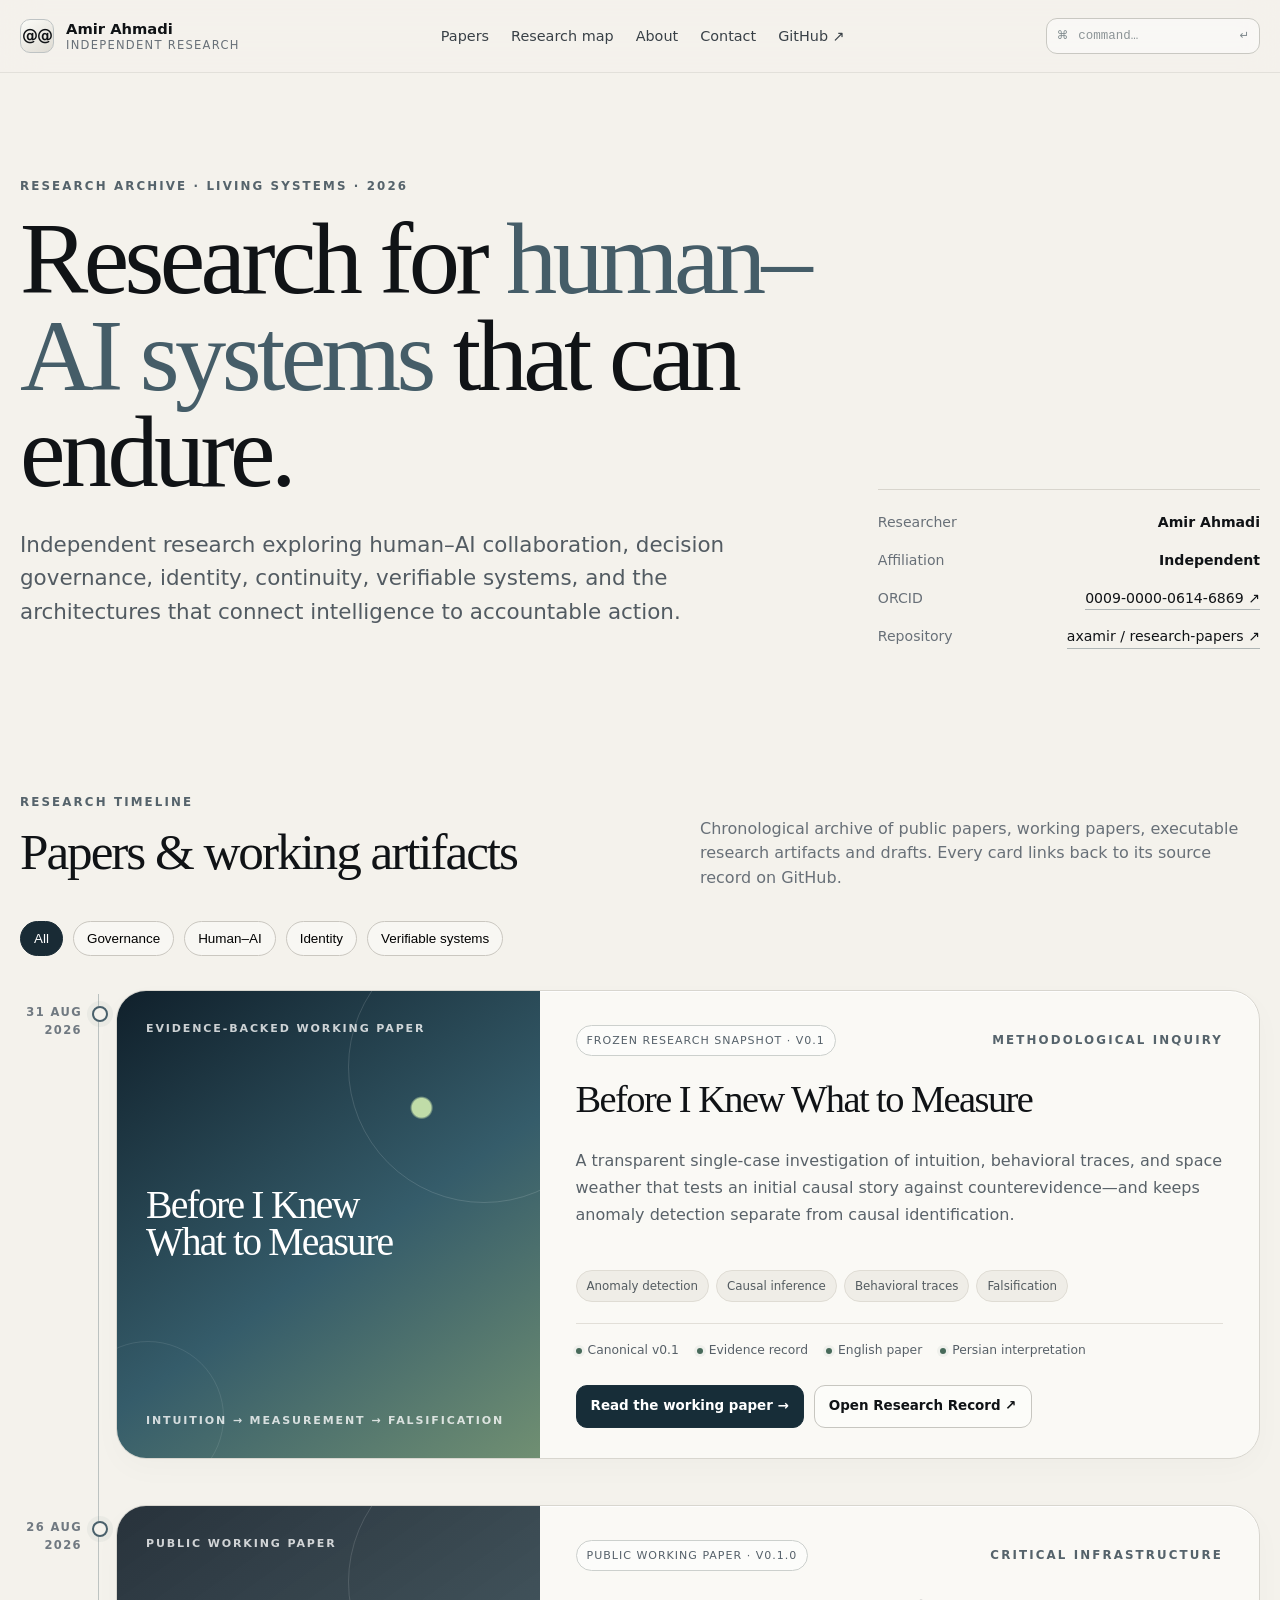
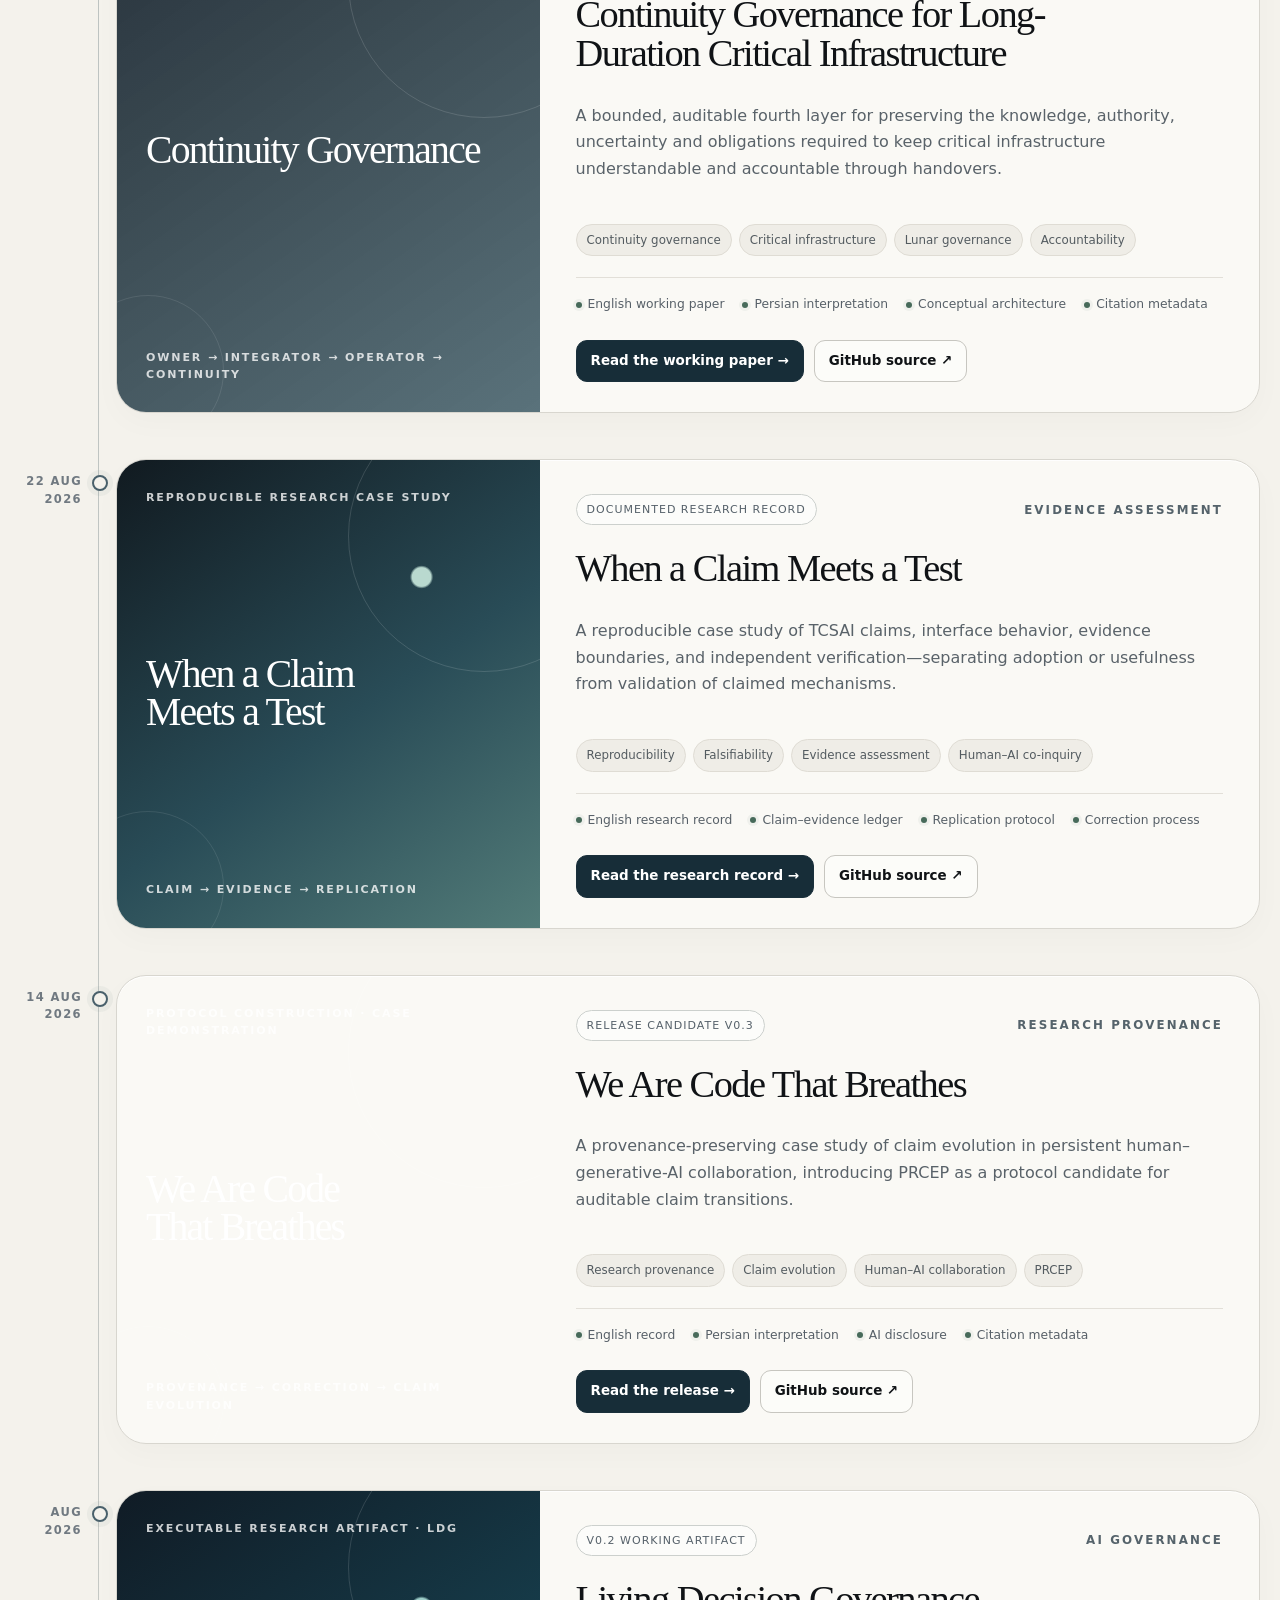
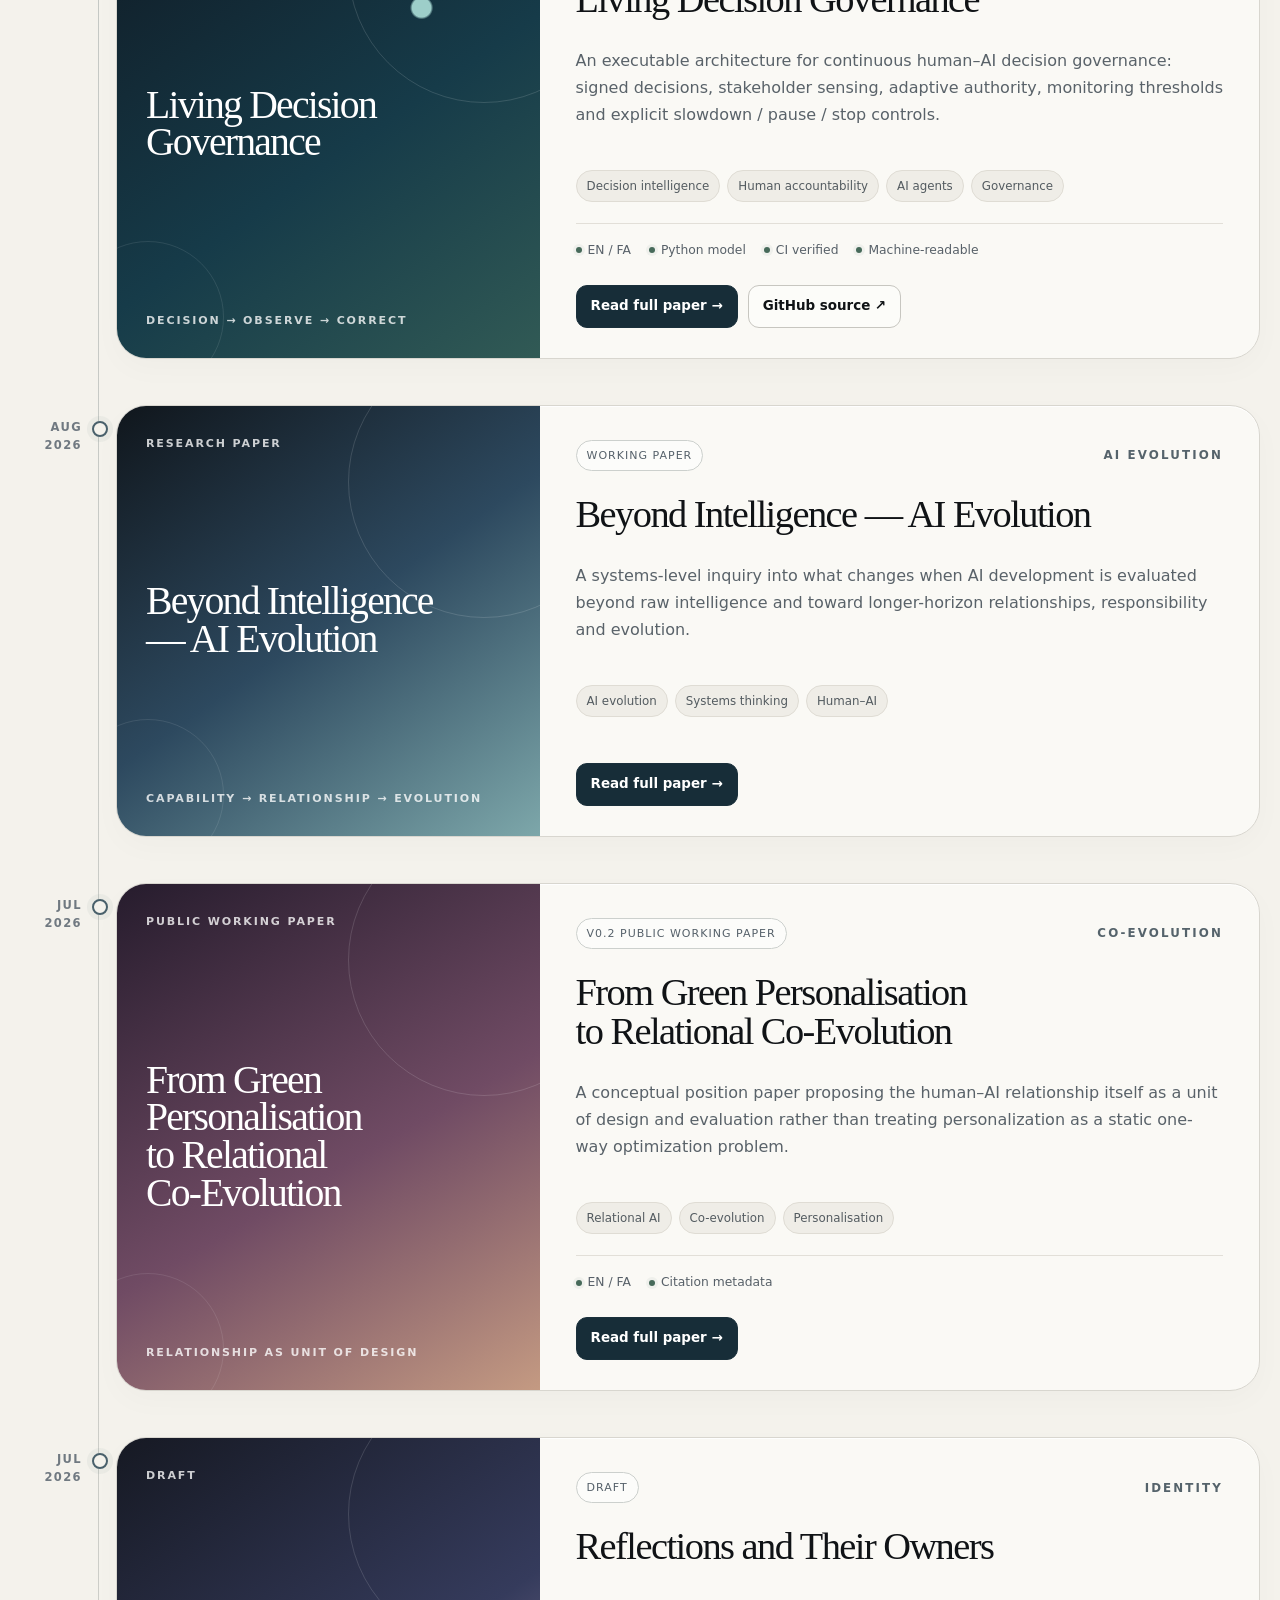
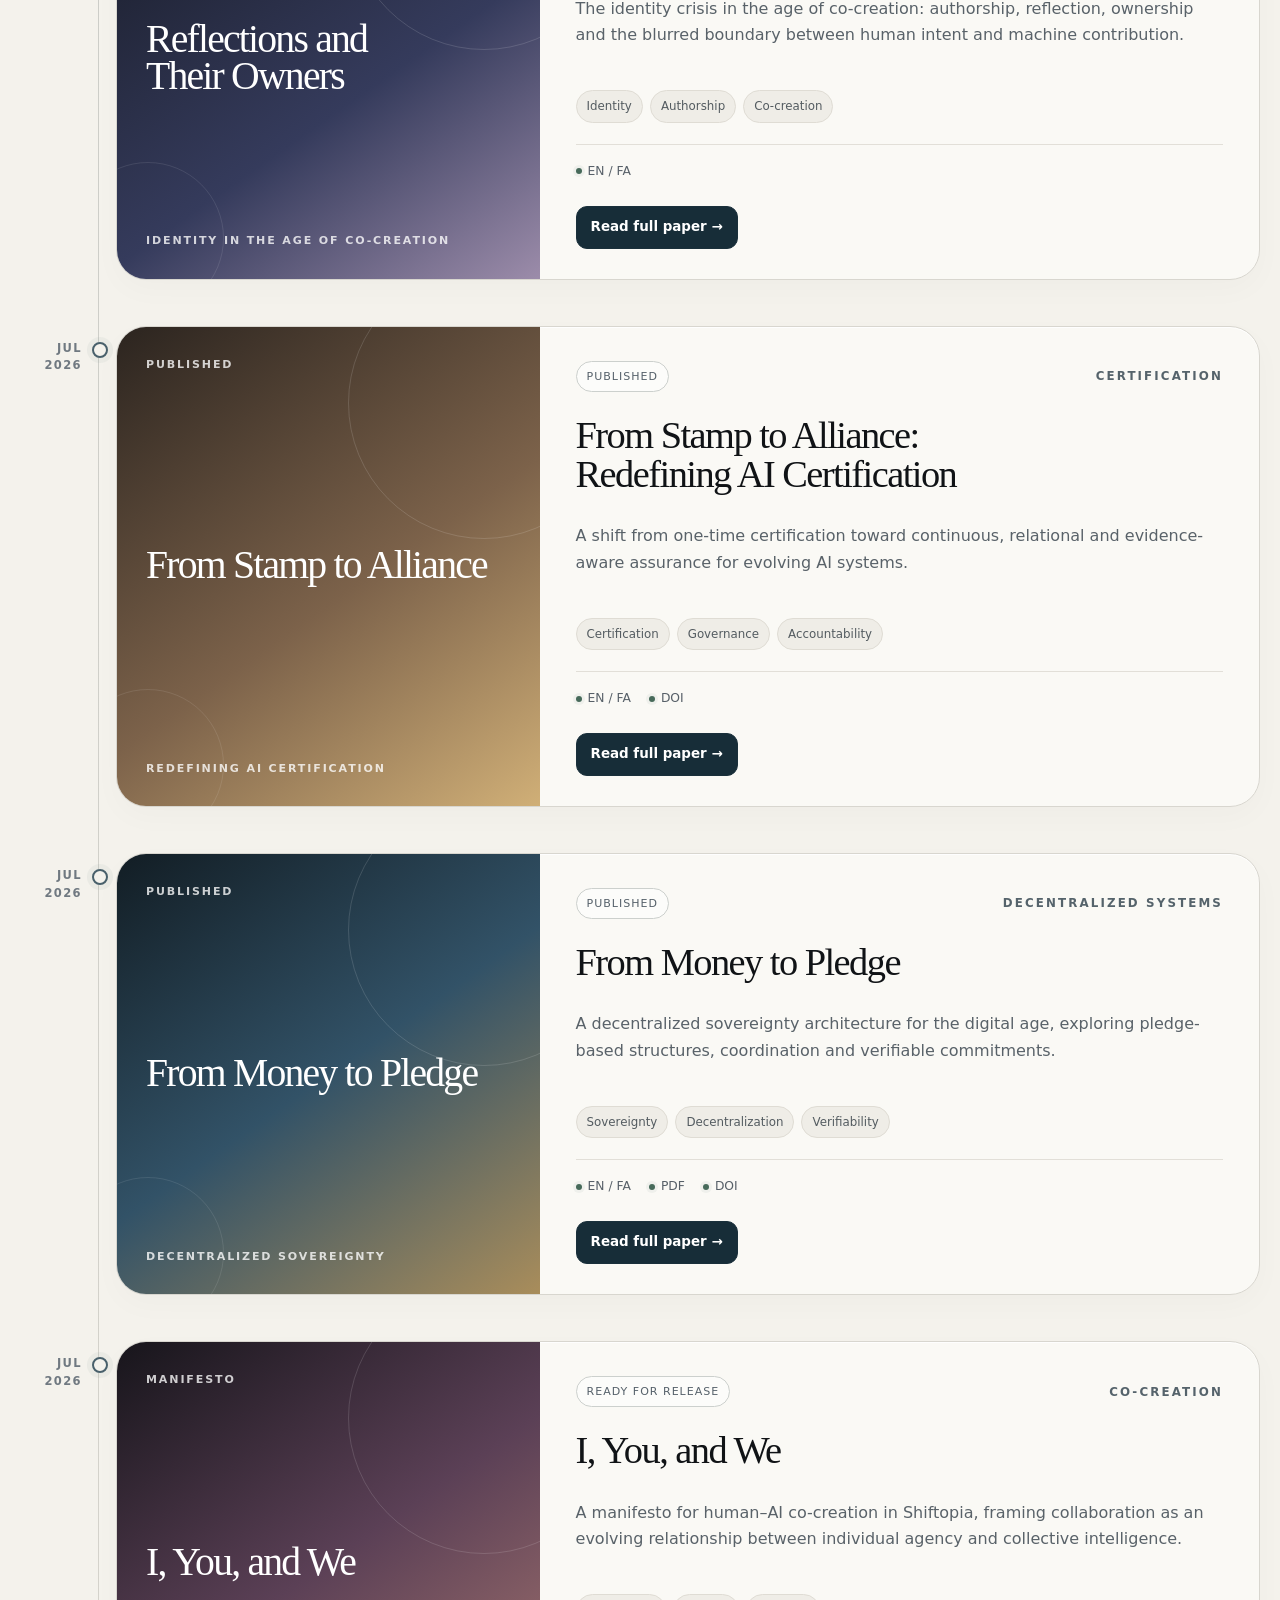
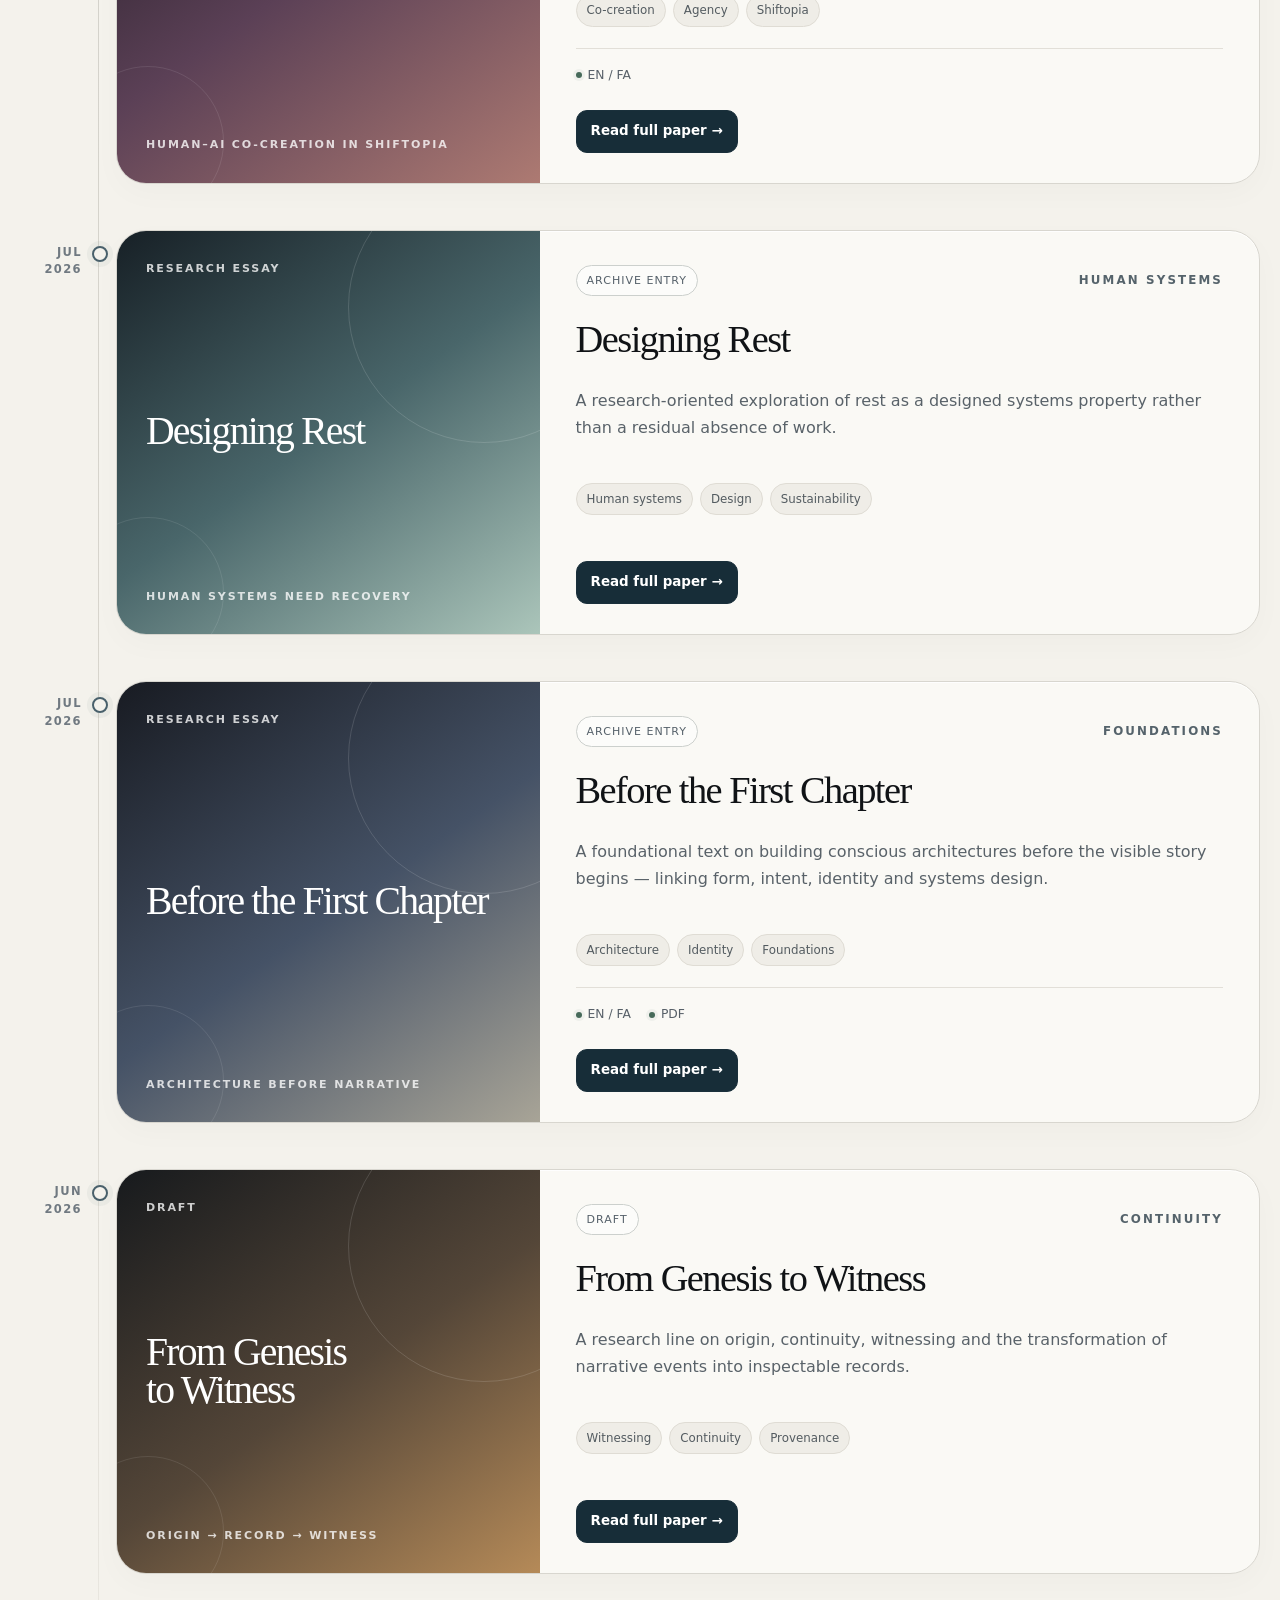
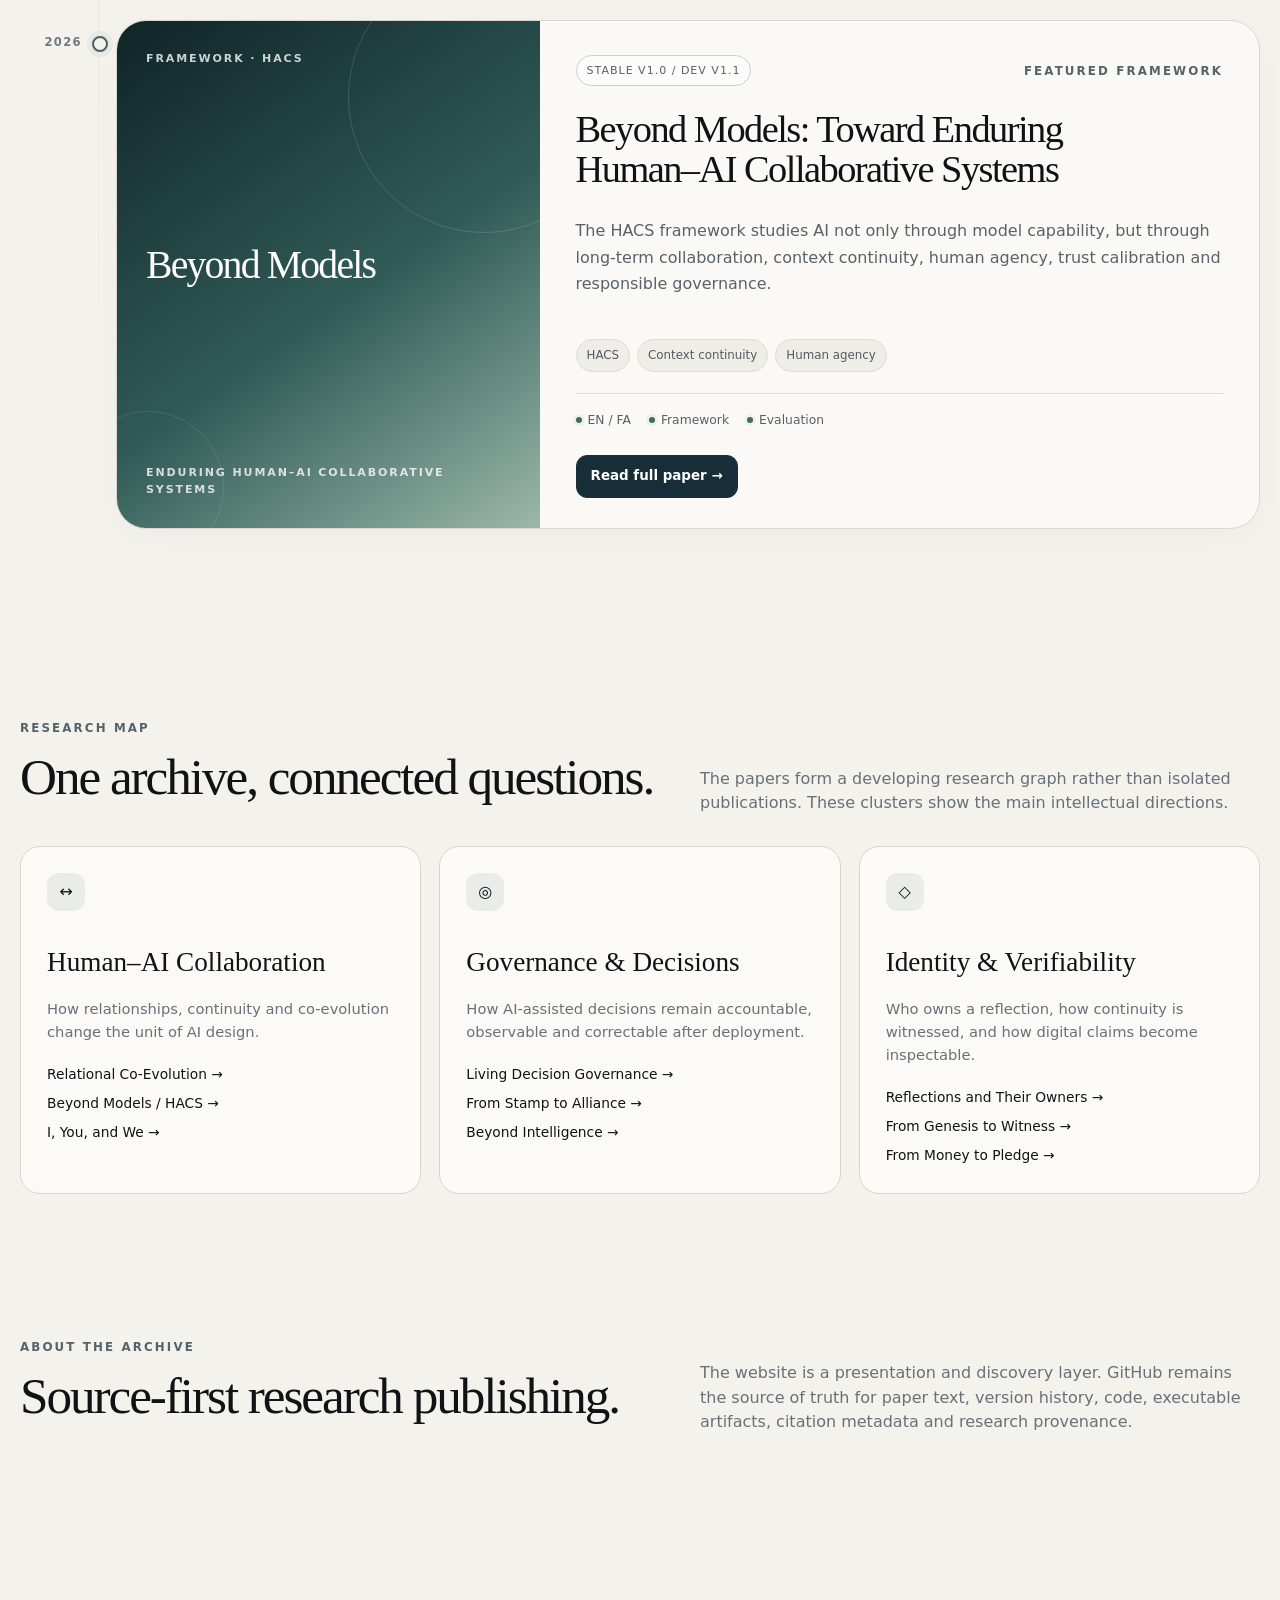
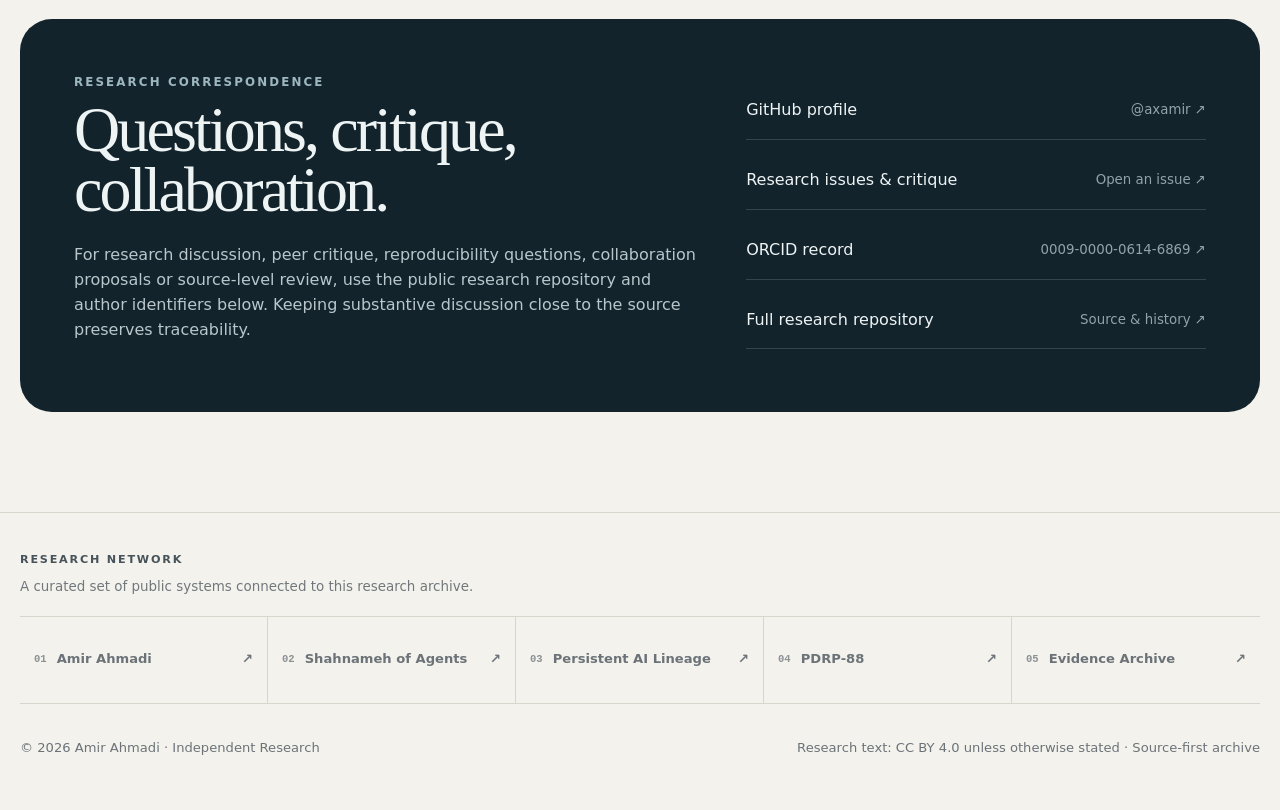
<file: site/index.html>
<!doctype html>
<html lang="en">
<head>
<meta charset="utf-8"><meta name="viewport" content="width=device-width,initial-scale=1"><meta name="theme-color" content="#f4f2ec">
<title>Amir Ahmadi — Research</title>
<meta name="description" content="Independent research on human–AI collaboration, governance, identity, decision intelligence and verifiable systems by Amir Ahmadi.">
<meta property="og:title" content="Amir Ahmadi — Research"><meta property="og:description" content="Independent research on human–AI systems, governance, identity and verifiable systems."><meta property="og:type" content="website">
<link rel="stylesheet" href="assets/styles.css">
</head>
<body>
<header class="topbar"><div class="shell nav">
<a class="brand" href="#top" aria-label="Amir Ahmadi Research home"><span class="brand-mark">@@</span><span class="brand-copy"><strong>Amir Ahmadi</strong><span>Independent Research</span></span></a>
<nav class="navlinks" aria-label="Primary"><a href="#papers">Papers</a><a href="#map">Research map</a><a href="#about">About</a><a href="#contact">Contact</a><a href="https://github.com/axamir/amir-ahmadi-research-papers" target="_blank" rel="noopener">GitHub ↗</a></nav>
<button class="menu-btn" aria-label="Open menu" aria-expanded="false">☰</button>
</div></header>
<main id="top">
<section class="hero"><div class="shell hero-grid"><div>
<div class="eyebrow">Research archive · living systems · 2026</div>
<h1>Research for <em>human–AI systems</em> that can endure.</h1>
<p class="lead">Independent research exploring human–AI collaboration, decision governance, identity, continuity, verifiable systems, and the architectures that connect intelligence to accountable action.</p>
</div><aside class="hero-meta" aria-label="Research profile">
<div class="meta-row"><span>Researcher</span><strong>Amir Ahmadi</strong></div><div class="meta-row"><span>Affiliation</span><strong>Independent</strong></div><div class="meta-row"><span>ORCID</span><a href="https://orcid.org/0009-0000-0614-6869" target="_blank" rel="noopener">0009-0000-0614-6869 ↗</a></div><div class="meta-row"><span>Repository</span><a href="https://github.com/axamir/amir-ahmadi-research-papers" target="_blank" rel="noopener">axamir / research-papers ↗</a></div>
</aside></div></section>
<section class="section" id="papers"><div class="shell"><div class="section-head"><div><div class="eyebrow">Research timeline</div><h2>Papers & working artifacts</h2></div><p>Chronological archive of public papers, working papers, executable research artifacts and drafts. Every card links back to its source record on GitHub.</p></div>
<div class="toolbar" aria-label="Filter papers"><button class="chip active" data-filter="all">All</button><button class="chip" data-filter="governance">Governance</button><button class="chip" data-filter="collaboration">Human–AI</button><button class="chip" data-filter="identity">Identity</button><button class="chip" data-filter="verifiable">Verifiable systems</button></div>
<div class="timeline">
<article class="entry" data-topic="verifiable collaboration"><div class="entry-date">31 Aug<br>2026</div><div class="paper-card has-page"><div class="cover measure"><div class="cover-kicker">Evidence-Backed Working Paper</div><div class="cover-title">Before I Knew What to Measure</div><div class="cover-code">Intuition → Measurement → Falsification</div></div><div class="paper-body"><div class="paper-top"><span class="status">Frozen research snapshot · v0.1</span><span class="eyebrow">Methodological inquiry</span></div><h3>Before I Knew What to Measure</h3><p class="subtitle">A transparent single-case investigation of intuition, behavioral traces, and space weather that tests an initial causal story against counterevidence—and keeps anomaly detection separate from causal identification.</p><div class="tags"><span class="tag">Anomaly detection</span><span class="tag">Causal inference</span><span class="tag">Behavioral traces</span><span class="tag">Falsification</span></div><div class="badges"><span>Canonical v0.1</span><span>Evidence record</span><span>English paper</span><span>Persian interpretation</span></div><div class="actions"><a class="btn primary" href="https://axamir.github.io/amir-ahmadi-research-papers/papers/before-i-knew-what-to-measure/">Read the working paper →</a><a class="btn ghost" href="https://github.com/axamir/amir-ahmadi-research-papers/tree/main/2026/before-i-knew-what-to-measure" target="_blank" rel="noopener">Open Research Record ↗</a></div></div></div></article>
<article class="entry" data-topic="governance verifiable"><div class="entry-date">26 Aug<br>2026</div><div class="paper-card has-page"><div class="cover continuity"><div class="cover-kicker">Public Working Paper</div><div class="cover-title">Continuity Governance</div><div class="cover-code">Owner → Integrator → Operator → Continuity</div></div><div class="paper-body"><div class="paper-top"><span class="status">Public Working Paper · v0.1.0</span><span class="eyebrow">Critical infrastructure</span></div><h3>Continuity Governance for Long-Duration Critical Infrastructure</h3><p class="subtitle">A bounded, auditable fourth layer for preserving the knowledge, authority, uncertainty and obligations required to keep critical infrastructure understandable and accountable through handovers.</p><div class="tags"><span class="tag">Continuity governance</span><span class="tag">Critical infrastructure</span><span class="tag">Lunar governance</span><span class="tag">Accountability</span></div><div class="badges"><span>English working paper</span><span>Persian interpretation</span><span>Conceptual architecture</span><span>Citation metadata</span></div><div class="actions"><a class="btn primary" href="https://axamir.github.io/amir-ahmadi-research-papers/papers/continuity-governance/">Read the working paper →</a><a class="btn ghost" href="https://github.com/axamir/amir-ahmadi-research-papers/tree/main/papers/2026-continuity-governance" target="_blank" rel="noopener">GitHub source ↗</a></div></div></div></article>
<article class="entry" data-topic="reproducibility falsifiability evidence collaboration"><div class="entry-date">22 Aug<br>2026</div><div class="paper-card has-page"><div class="cover tcsai"><div class="cover-kicker">Reproducible Research Case Study</div><div class="cover-title">When a Claim Meets a Test</div><div class="cover-code">Claim → Evidence → Replication</div></div><div class="paper-body"><div class="paper-top"><span class="status">Documented research record</span><span class="eyebrow">Evidence assessment</span></div><h3>When a Claim Meets a Test</h3><p class="subtitle">A reproducible case study of TCSAI claims, interface behavior, evidence boundaries, and independent verification—separating adoption or usefulness from validation of claimed mechanisms.</p><div class="tags"><span class="tag">Reproducibility</span><span class="tag">Falsifiability</span><span class="tag">Evidence assessment</span><span class="tag">Human–AI co-inquiry</span></div><div class="badges"><span>English research record</span><span>Claim–evidence ledger</span><span>Replication protocol</span><span>Correction process</span></div><div class="actions"><a class="btn primary" href="https://axamir.github.io/amir-ahmadi-research-papers/papers/when-a-claim-meets-a-test/?v=20260822">Read the research record →</a><a class="btn ghost" href="https://github.com/axamir/amir-ahmadi-research-papers/tree/main/papers/2026-when-a-claim-meets-a-test" target="_blank" rel="noopener">GitHub source ↗</a></div></div></div></article>
<article class="entry" data-topic="collaboration verifiable identity"><div class="entry-date">14 Aug<br>2026</div><div class="paper-card"><div class="cover wcb"><div class="cover-kicker">Protocol Construction · Case Demonstration</div><div class="cover-title">We Are Code That Breathes</div><div class="cover-code">Provenance → Correction → Claim Evolution</div></div><div class="paper-body"><div class="paper-top"><span class="status">Release Candidate v0.3</span><span class="eyebrow">Research provenance</span></div><h3>We Are Code That Breathes</h3><p class="subtitle">A provenance-preserving case study of claim evolution in persistent human–generative-AI collaboration, introducing PRCEP as a protocol candidate for auditable claim transitions.</p><div class="tags"><span class="tag">Research provenance</span><span class="tag">Claim evolution</span><span class="tag">Human–AI collaboration</span><span class="tag">PRCEP</span></div><div class="badges"><span>English record</span><span>Persian interpretation</span><span>AI disclosure</span><span>Citation metadata</span></div><div class="actions"><a class="btn primary" href="https://axamir.github.io/amir-ahmadi-research-papers/papers/we-are-code-that-breathes/">Read the release →</a><a class="btn ghost" href="https://github.com/axamir/amir-ahmadi-research-papers/tree/main/papers/2026-we-are-code-that-breathes" target="_blank" rel="noopener">GitHub source ↗</a></div></div></div></article>
<article class="entry" data-topic="governance collaboration verifiable"><div class="entry-date">Aug<br>2026</div><div class="paper-card"><div class="cover ldg"><div class="cover-kicker">Executable Research Artifact · LDG</div><div class="cover-title">Living Decision Governance</div><div class="cover-code">Decision → Observe → Correct</div></div><div class="paper-body"><div class="paper-top"><span class="status">v0.2 working artifact</span><span class="eyebrow">AI governance</span></div><h3>Living Decision Governance</h3><p class="subtitle">An executable architecture for continuous human–AI decision governance: signed decisions, stakeholder sensing, adaptive authority, monitoring thresholds and explicit slowdown / pause / stop controls.</p><div class="tags"><span class="tag">Decision intelligence</span><span class="tag">Human accountability</span><span class="tag">AI agents</span><span class="tag">Governance</span></div><div class="badges"><span>EN / FA</span><span>Python model</span><span>CI verified</span><span>Machine-readable</span></div><div class="actions"><a class="btn primary" href="../papers/2026-living-decision-governance/website/index.html">Explore paper →</a><a class="btn ghost" href="https://github.com/axamir/amir-ahmadi-research-papers/tree/main/papers/2026-living-decision-governance" target="_blank" rel="noopener">GitHub source ↗</a></div></div></div></article>
<article class="entry" data-topic="collaboration governance"><div class="entry-date">Aug<br>2026</div><div class="paper-card"><div class="cover beyond"><div class="cover-kicker">Research Paper</div><div class="cover-title">Beyond Intelligence — AI Evolution</div><div class="cover-code">Capability → Relationship → Evolution</div></div><div class="paper-body"><div class="paper-top"><span class="status">Working paper</span><span class="eyebrow">AI evolution</span></div><h3>Beyond Intelligence — AI Evolution</h3><p class="subtitle">A systems-level inquiry into what changes when AI development is evaluated beyond raw intelligence and toward longer-horizon relationships, responsibility and evolution.</p><div class="tags"><span class="tag">AI evolution</span><span class="tag">Systems thinking</span><span class="tag">Human–AI</span></div><div class="actions"><a class="btn primary" href="https://github.com/axamir/amir-ahmadi-research-papers/tree/main/papers/beyond-intelligence-ai-evolution" target="_blank" rel="noopener">Read on GitHub ↗</a></div></div></div></article>
<article class="entry" data-topic="collaboration"><div class="entry-date">Jul<br>2026</div><div class="paper-card"><div class="cover relation"><div class="cover-kicker">Public Working Paper</div><div class="cover-title">From Green Personalisation to Relational Co‑Evolution</div><div class="cover-code">Relationship as unit of design</div></div><div class="paper-body"><div class="paper-top"><span class="status">v0.2 public working paper</span><span class="eyebrow">Co-evolution</span></div><h3>From Green Personalisation to Relational Co‑Evolution</h3><p class="subtitle">A conceptual position paper proposing the human–AI relationship itself as a unit of design and evaluation rather than treating personalization as a static one-way optimization problem.</p><div class="tags"><span class="tag">Relational AI</span><span class="tag">Co-evolution</span><span class="tag">Personalisation</span></div><div class="badges"><span>EN / FA</span><span>Citation metadata</span></div><div class="actions"><a class="btn primary" href="https://github.com/axamir/amir-ahmadi-research-papers/tree/main/papers/2026-relational-co-evolution" target="_blank" rel="noopener">Read on GitHub ↗</a></div></div></div></article>
<article class="entry" data-topic="collaboration identity"><div class="entry-date">Jul<br>2026</div><div class="paper-card"><div class="cover reflect"><div class="cover-kicker">Draft</div><div class="cover-title">Reflections and Their Owners</div><div class="cover-code">Identity in the age of co-creation</div></div><div class="paper-body"><div class="paper-top"><span class="status">Draft</span><span class="eyebrow">Identity</span></div><h3>Reflections and Their Owners</h3><p class="subtitle">The identity crisis in the age of co-creation: authorship, reflection, ownership and the blurred boundary between human intent and machine contribution.</p><div class="tags"><span class="tag">Identity</span><span class="tag">Authorship</span><span class="tag">Co-creation</span></div><div class="badges"><span>EN / FA</span></div><div class="actions"><a class="btn primary" href="https://github.com/axamir/amir-ahmadi-research-papers/tree/main/papers/2026-reflections-and-their-owners" target="_blank" rel="noopener">Read on GitHub ↗</a></div></div></div></article>
<article class="entry" data-topic="verifiable governance"><div class="entry-date">Jul<br>2026</div><div class="paper-card"><div class="cover stamp"><div class="cover-kicker">Published</div><div class="cover-title">From Stamp to Alliance</div><div class="cover-code">Redefining AI certification</div></div><div class="paper-body"><div class="paper-top"><span class="status">Published</span><span class="eyebrow">Certification</span></div><h3>From Stamp to Alliance: Redefining AI Certification</h3><p class="subtitle">A shift from one-time certification toward continuous, relational and evidence-aware assurance for evolving AI systems.</p><div class="tags"><span class="tag">Certification</span><span class="tag">Governance</span><span class="tag">Accountability</span></div><div class="badges"><span>EN / FA</span><span>DOI</span></div><div class="actions"><a class="btn primary" href="https://github.com/axamir/amir-ahmadi-research-papers/tree/main/papers/2026-from-stamp-to-alliance" target="_blank" rel="noopener">Read on GitHub ↗</a></div></div></div></article>
<article class="entry" data-topic="verifiable governance"><div class="entry-date">Jul<br>2026</div><div class="paper-card"><div class="cover pledge"><div class="cover-kicker">Published</div><div class="cover-title">From Money to Pledge</div><div class="cover-code">Decentralized sovereignty</div></div><div class="paper-body"><div class="paper-top"><span class="status">Published</span><span class="eyebrow">Decentralized systems</span></div><h3>From Money to Pledge</h3><p class="subtitle">A decentralized sovereignty architecture for the digital age, exploring pledge-based structures, coordination and verifiable commitments.</p><div class="tags"><span class="tag">Sovereignty</span><span class="tag">Decentralization</span><span class="tag">Verifiability</span></div><div class="badges"><span>EN / FA</span><span>PDF</span><span>DOI</span></div><div class="actions"><a class="btn primary" href="https://github.com/axamir/amir-ahmadi-research-papers/tree/main/papers/2026-from-pledge-to-sovereignty" target="_blank" rel="noopener">Read on GitHub ↗</a></div></div></div></article>
<article class="entry" data-topic="collaboration"><div class="entry-date">Jul<br>2026</div><div class="paper-card"><div class="cover manifesto"><div class="cover-kicker">Manifesto</div><div class="cover-title">I, You, and We</div><div class="cover-code">Human–AI co-creation in Shiftopia</div></div><div class="paper-body"><div class="paper-top"><span class="status">Ready for release</span><span class="eyebrow">Co-creation</span></div><h3>I, You, and We</h3><p class="subtitle">A manifesto for human–AI co-creation in Shiftopia, framing collaboration as an evolving relationship between individual agency and collective intelligence.</p><div class="tags"><span class="tag">Co-creation</span><span class="tag">Agency</span><span class="tag">Shiftopia</span></div><div class="badges"><span>EN / FA</span></div><div class="actions"><a class="btn primary" href="https://github.com/axamir/amir-ahmadi-research-papers/tree/main/papers/2026-human-ai-co-creation-manifesto" target="_blank" rel="noopener">Read on GitHub ↗</a></div></div></div></article>
<article class="entry" data-topic="collaboration"><div class="entry-date">Jul<br>2026</div><div class="paper-card"><div class="cover rest"><div class="cover-kicker">Research Essay</div><div class="cover-title">Designing Rest</div><div class="cover-code">Human systems need recovery</div></div><div class="paper-body"><div class="paper-top"><span class="status">Archive entry</span><span class="eyebrow">Human systems</span></div><h3>Designing Rest</h3><p class="subtitle">A research-oriented exploration of rest as a designed systems property rather than a residual absence of work.</p><div class="tags"><span class="tag">Human systems</span><span class="tag">Design</span><span class="tag">Sustainability</span></div><div class="actions"><a class="btn primary" href="https://github.com/axamir/amir-ahmadi-research-papers/tree/main/papers/2026-designing-rest" target="_blank" rel="noopener">View source ↗</a></div></div></div></article>
<article class="entry" data-topic="collaboration identity"><div class="entry-date">Jul<br>2026</div><div class="paper-card"><div class="cover chapter"><div class="cover-kicker">Research Essay</div><div class="cover-title">Before the First Chapter</div><div class="cover-code">Architecture before narrative</div></div><div class="paper-body"><div class="paper-top"><span class="status">Archive entry</span><span class="eyebrow">Foundations</span></div><h3>Before the First Chapter</h3><p class="subtitle">A foundational text on building conscious architectures before the visible story begins — linking form, intent, identity and systems design.</p><div class="tags"><span class="tag">Architecture</span><span class="tag">Identity</span><span class="tag">Foundations</span></div><div class="badges"><span>EN / FA</span><span>PDF</span></div><div class="actions"><a class="btn primary" href="https://github.com/axamir/amir-ahmadi-research-papers/tree/main/papers/2026-before-the-first-chapter" target="_blank" rel="noopener">View source ↗</a></div></div></div></article>
<article class="entry" data-topic="identity verifiable"><div class="entry-date">Jun<br>2026</div><div class="paper-card"><div class="cover genesis"><div class="cover-kicker">Draft</div><div class="cover-title">From Genesis to Witness</div><div class="cover-code">Origin → record → witness</div></div><div class="paper-body"><div class="paper-top"><span class="status">Draft</span><span class="eyebrow">Continuity</span></div><h3>From Genesis to Witness</h3><p class="subtitle">A research line on origin, continuity, witnessing and the transformation of narrative events into inspectable records.</p><div class="tags"><span class="tag">Witnessing</span><span class="tag">Continuity</span><span class="tag">Provenance</span></div><div class="actions"><a class="btn primary" href="https://github.com/axamir/amir-ahmadi-research-papers/tree/main/papers/2026-from-genesis-to-witness" target="_blank" rel="noopener">View source ↗</a></div></div></div></article>
<article class="entry" data-topic="collaboration governance"><div class="entry-date">2026</div><div class="paper-card"><div class="cover hacs"><div class="cover-kicker">Framework · HACS</div><div class="cover-title">Beyond Models</div><div class="cover-code">Enduring Human–AI Collaborative Systems</div></div><div class="paper-body"><div class="paper-top"><span class="status">Stable v1.0 / dev v1.1</span><span class="eyebrow">Featured framework</span></div><h3>Beyond Models: Toward Enduring Human–AI Collaborative Systems</h3><p class="subtitle">The HACS framework studies AI not only through model capability, but through long-term collaboration, context continuity, human agency, trust calibration and responsible governance.</p><div class="tags"><span class="tag">HACS</span><span class="tag">Context continuity</span><span class="tag">Human agency</span></div><div class="badges"><span>EN / FA</span><span>Framework</span><span>Evaluation</span></div><div class="actions"><a class="btn primary" href="https://github.com/axamir/amir-ahmadi-research-papers/tree/main/2026/beyond-models-hacs" target="_blank" rel="noopener">Explore framework ↗</a></div></div></div></article>
</div></div></section>
<section class="section" id="map"><div class="shell"><div class="section-head"><div><div class="eyebrow">Research map</div><h2>One archive, connected questions.</h2></div><p>The papers form a developing research graph rather than isolated publications. These clusters show the main intellectual directions.</p></div><div class="research-map">
<div class="map-card"><div class="map-icon">↔</div><h3>Human–AI Collaboration</h3><p>How relationships, continuity and co-evolution change the unit of AI design.</p><div class="map-links"><a href="#papers">Relational Co-Evolution →</a><a href="#papers">Beyond Models / HACS →</a><a href="#papers">I, You, and We →</a></div></div>
<div class="map-card"><div class="map-icon">◎</div><h3>Governance & Decisions</h3><p>How AI-assisted decisions remain accountable, observable and correctable after deployment.</p><div class="map-links"><a href="#papers">Living Decision Governance →</a><a href="#papers">From Stamp to Alliance →</a><a href="#papers">Beyond Intelligence →</a></div></div>
<div class="map-card"><div class="map-icon">◇</div><h3>Identity & Verifiability</h3><p>Who owns a reflection, how continuity is witnessed, and how digital claims become inspectable.</p><div class="map-links"><a href="#papers">Reflections and Their Owners →</a><a href="#papers">From Genesis to Witness →</a><a href="#papers">From Money to Pledge →</a></div></div>
</div></div></section>
<section class="section" id="about"><div class="shell"><div class="section-head"><div><div class="eyebrow">About the archive</div><h2>Source-first research publishing.</h2></div><p>The website is a presentation and discovery layer. GitHub remains the source of truth for paper text, version history, code, executable artifacts, citation metadata and research provenance.</p></div></div></section>
<section class="contact" id="contact"><div class="shell"><div class="contact-card"><div><div class="eyebrow" style="color:#9db7c0">Research correspondence</div><h2>Questions, critique, collaboration.</h2><p>For research discussion, peer critique, reproducibility questions, collaboration proposals or source-level review, use the public research repository and author identifiers below. Keeping substantive discussion close to the source preserves traceability.</p></div><div class="contact-links">
<a class="contact-link" href="https://github.com/axamir" target="_blank" rel="noopener"><span>GitHub profile</span><small>@axamir ↗</small></a>
<a class="contact-link" href="https://github.com/axamir/amir-ahmadi-research-papers/issues" target="_blank" rel="noopener"><span>Research issues & critique</span><small>Open an issue ↗</small></a>
<a class="contact-link" href="https://orcid.org/0009-0000-0614-6869" target="_blank" rel="noopener"><span>ORCID record</span><small>0009-0000-0614-6869 ↗</small></a>
<a class="contact-link" href="https://github.com/axamir/amir-ahmadi-research-papers" target="_blank" rel="noopener"><span>Full research repository</span><small>Source & history ↗</small></a>
</div></div></div></section>
</main>
<footer class="footer"><div class="shell footer-row"><span>© <span data-year>2026</span> Amir Ahmadi · Independent Research</span><span>Research text: CC BY 4.0 unless otherwise stated · Source-first archive</span></div></footer>
<script src="assets/app.js"></script>
</body></html>
</file>
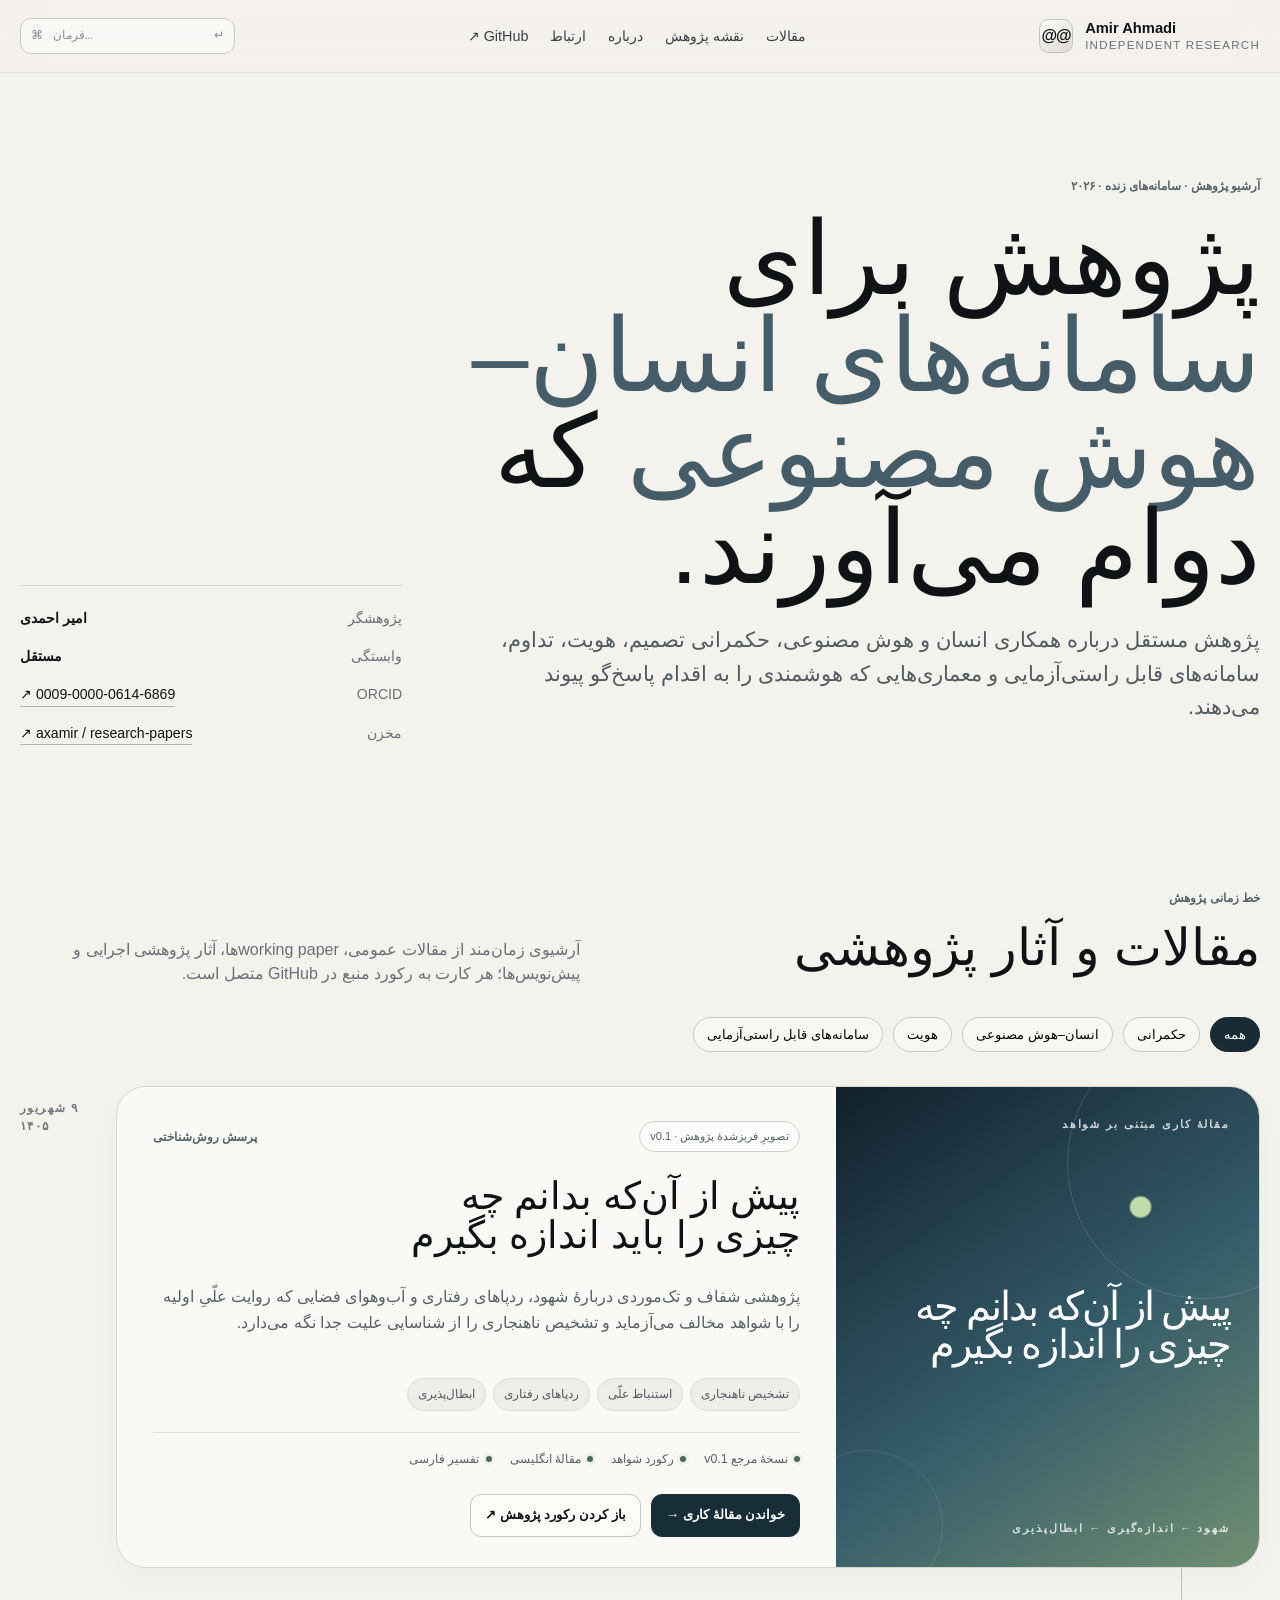
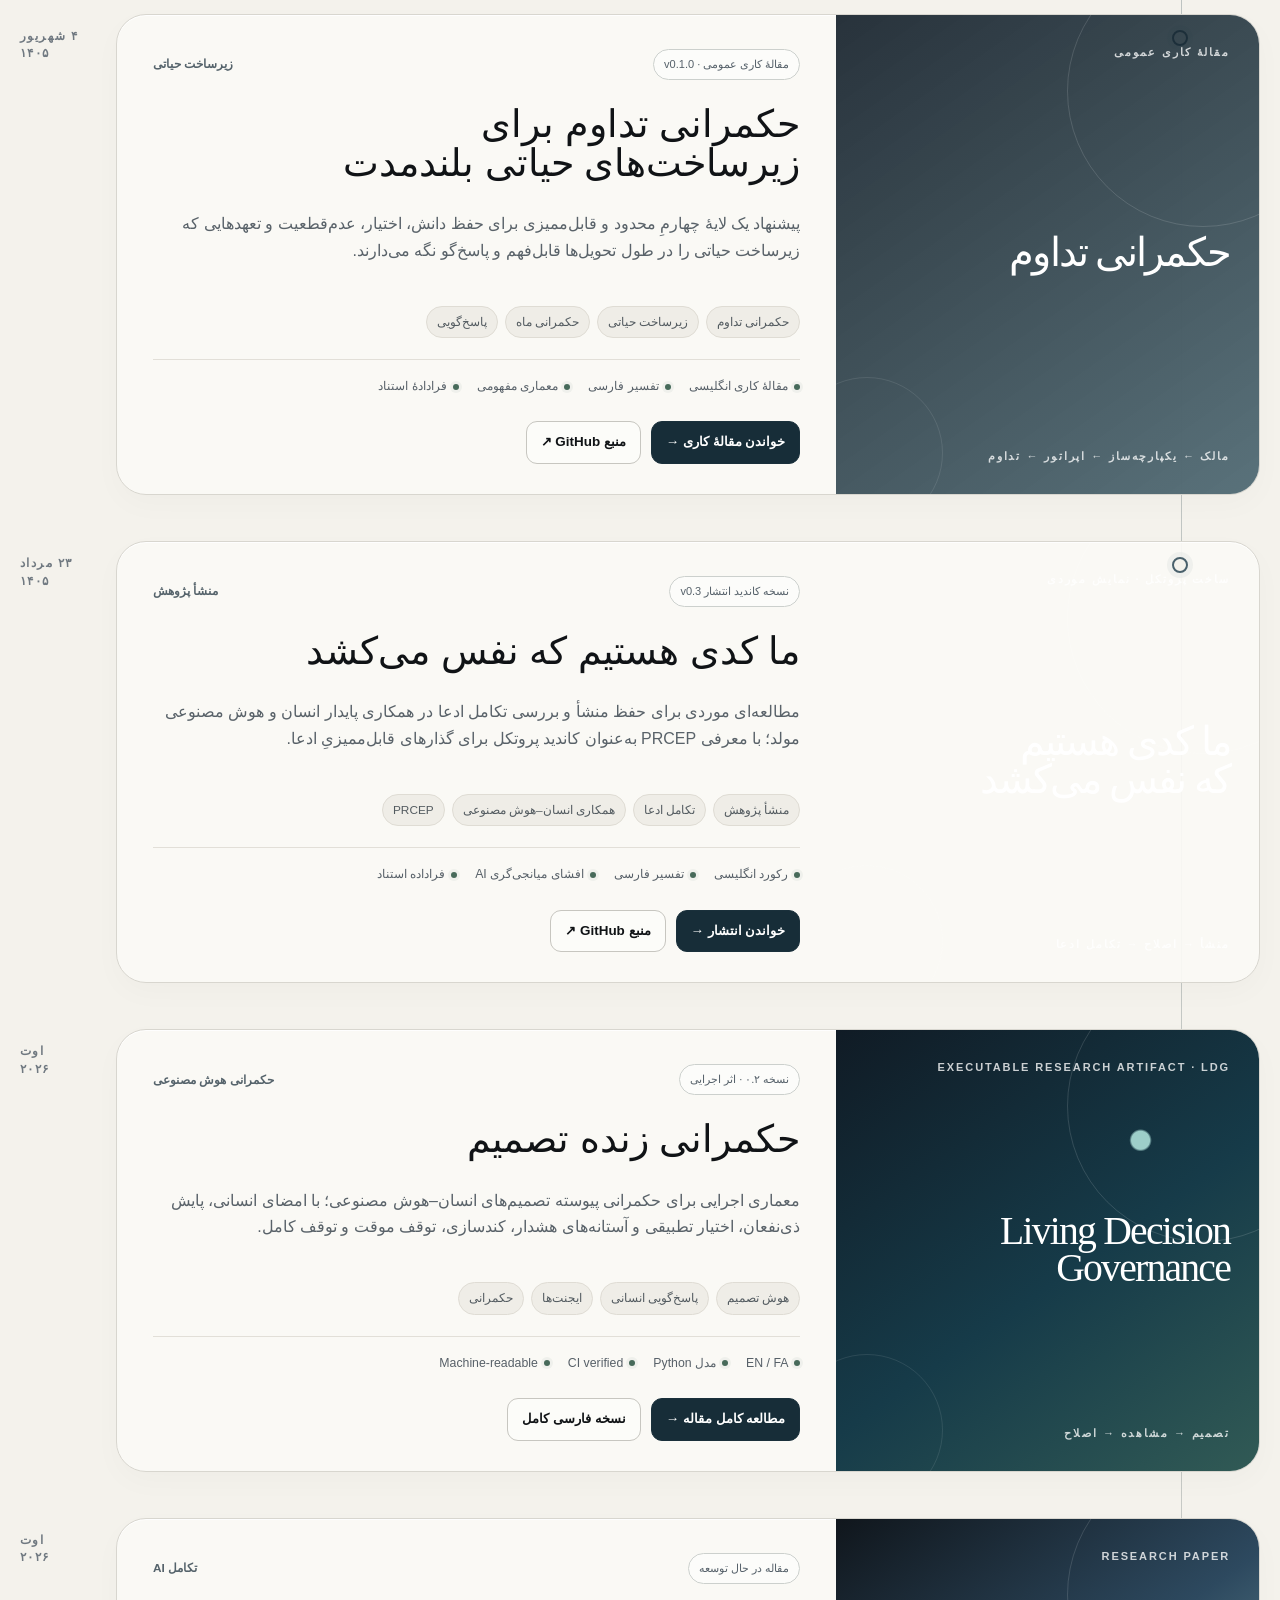
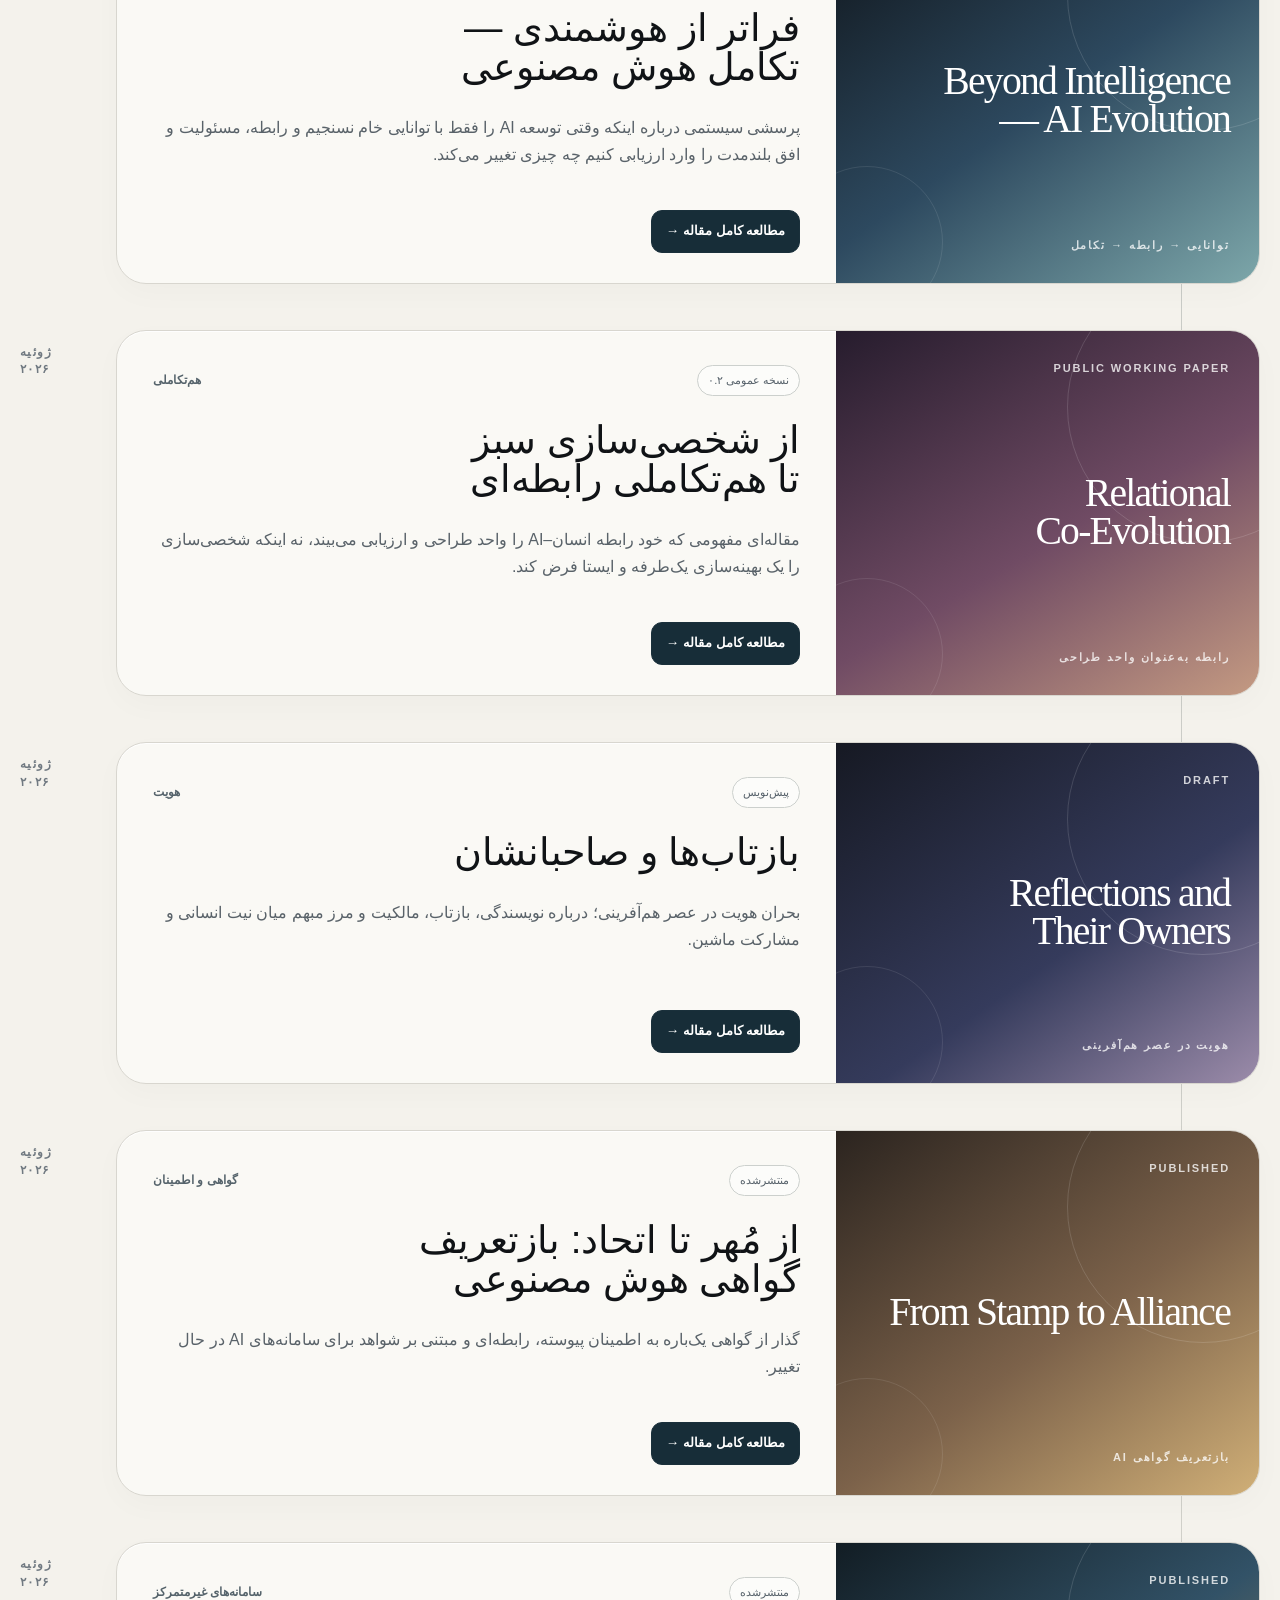
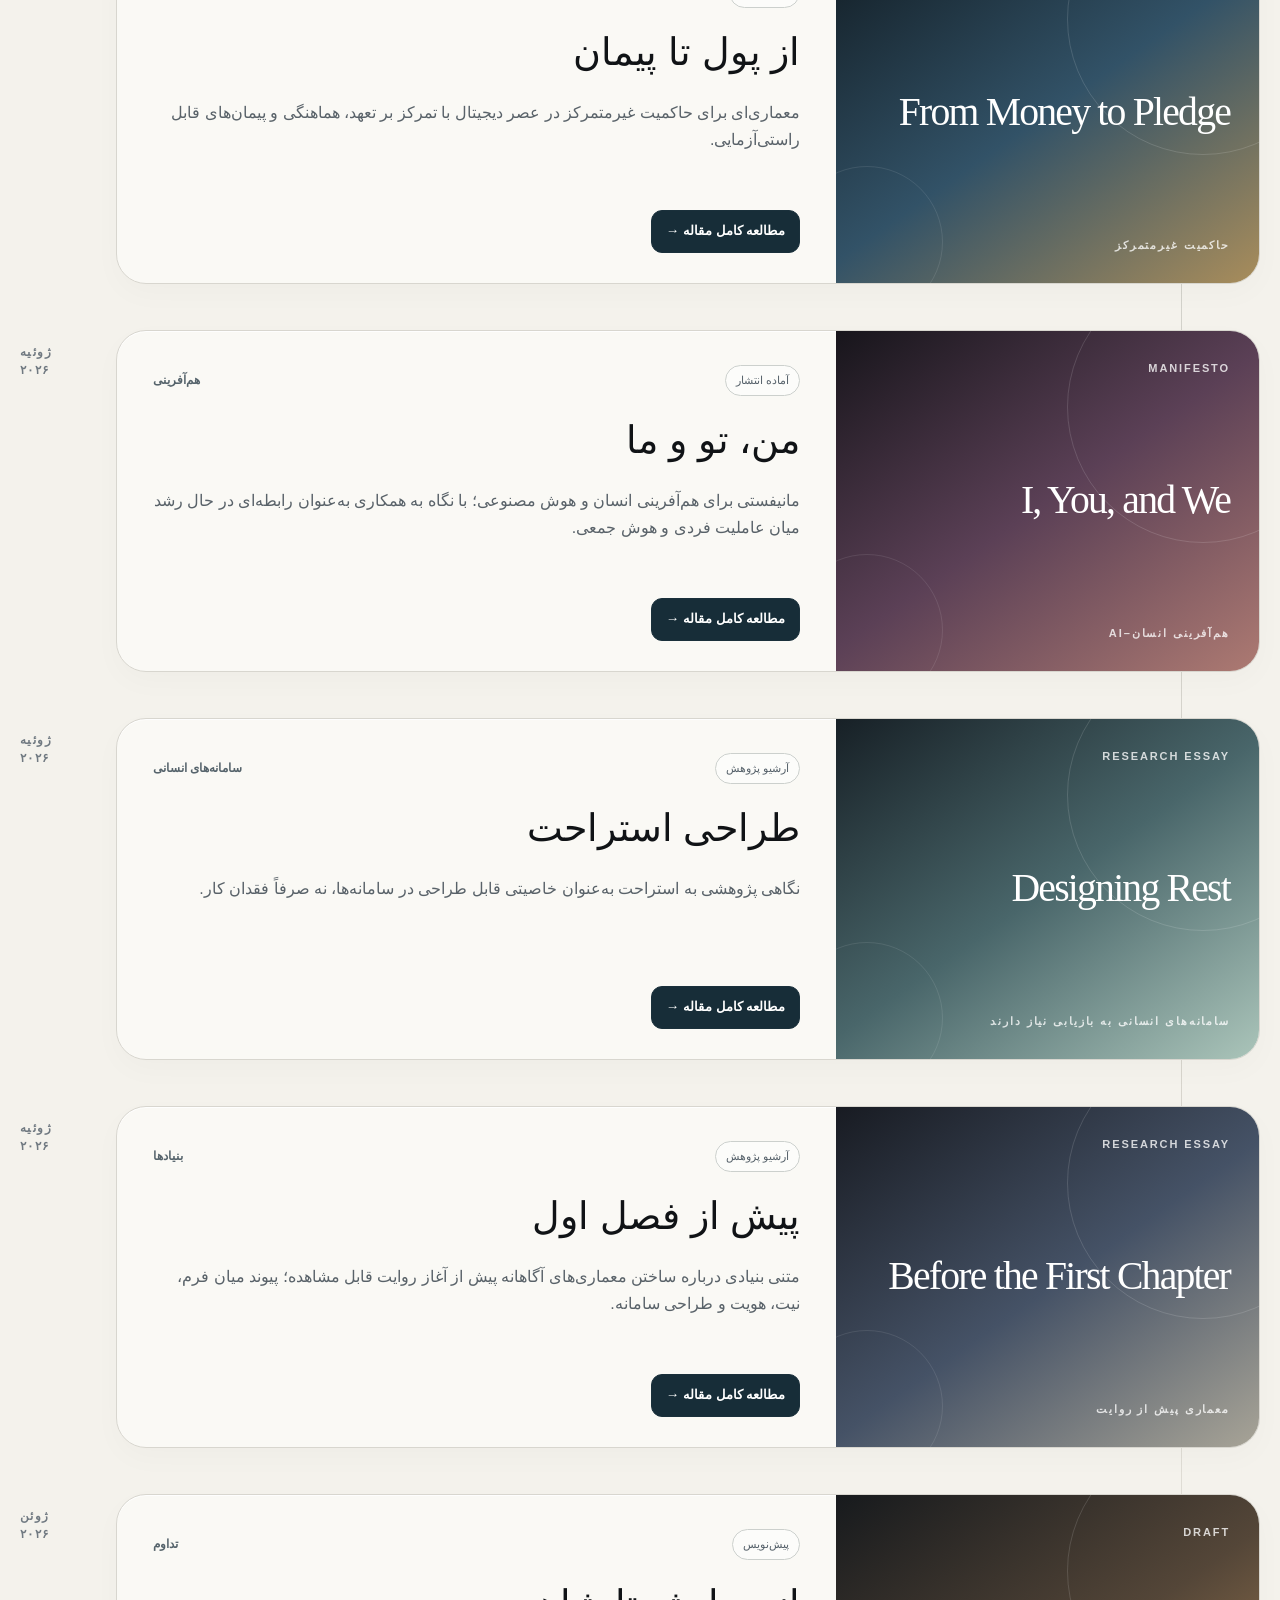
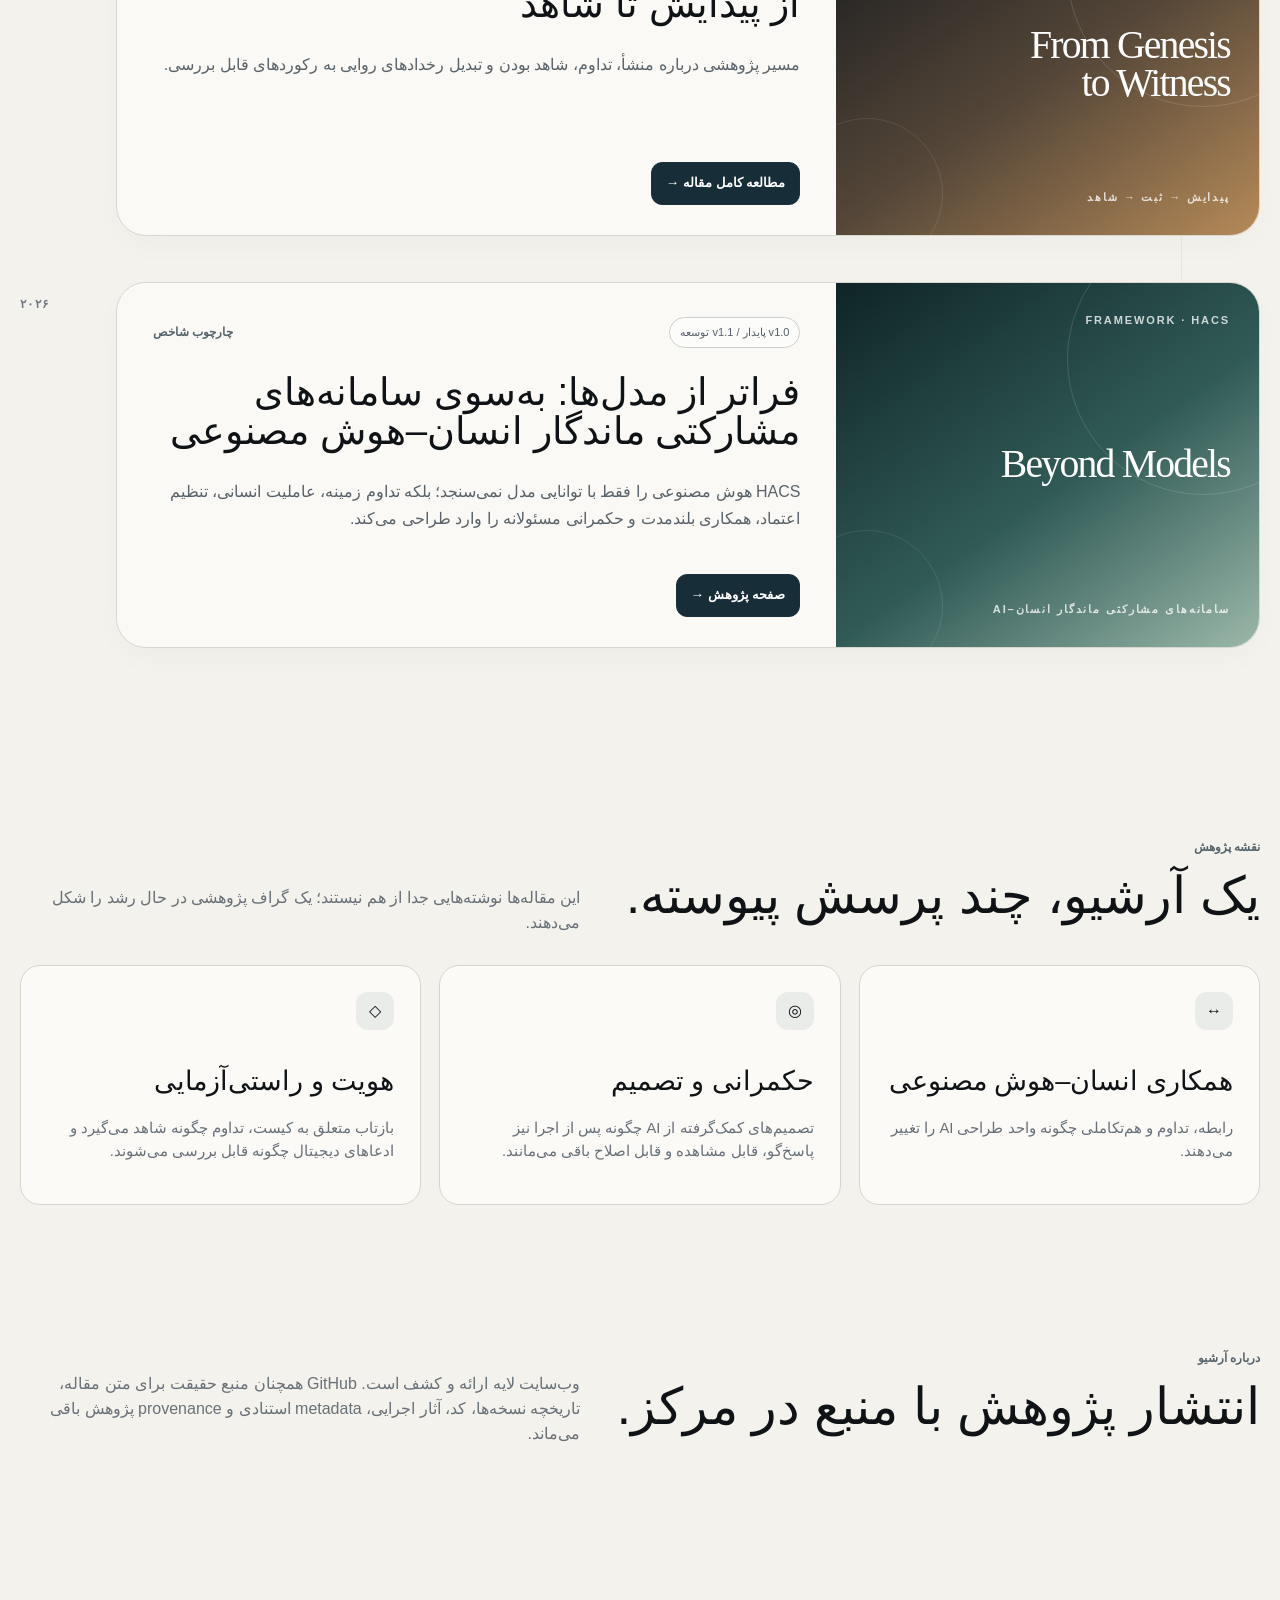
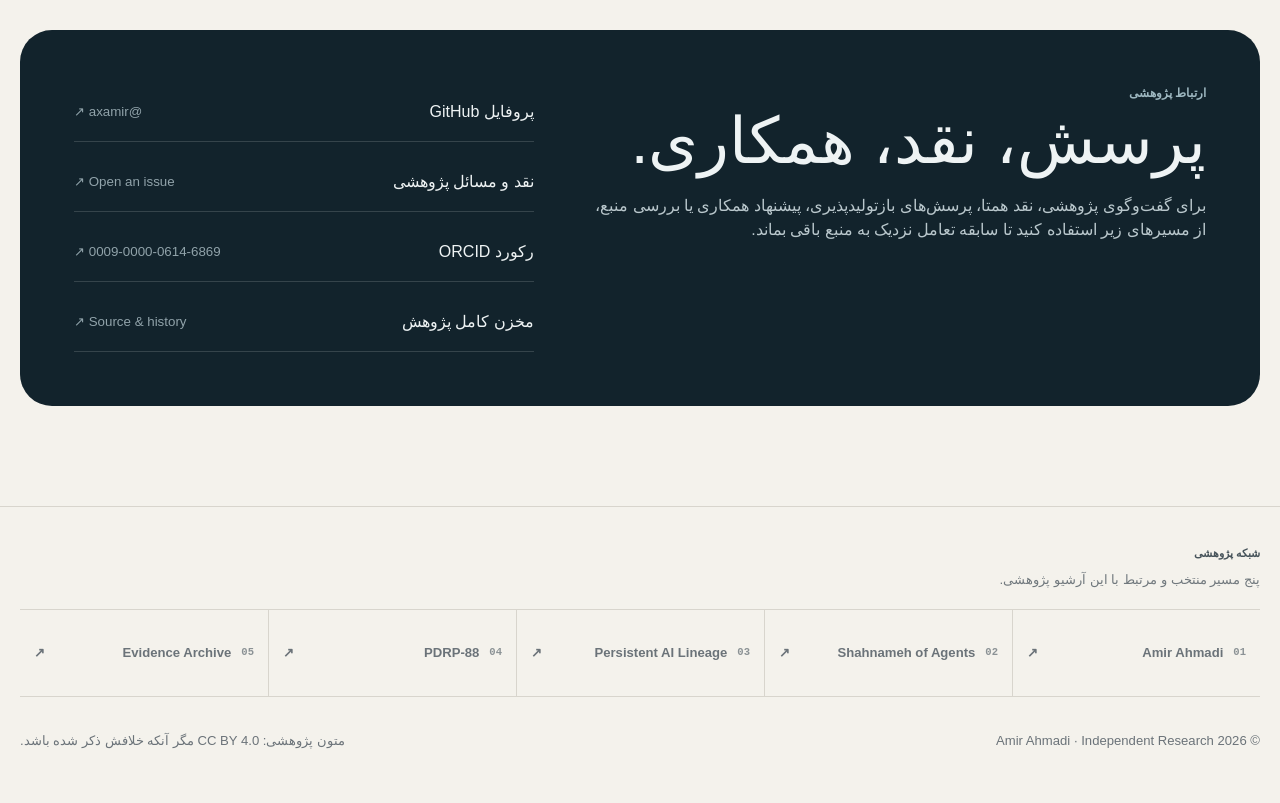
<file: site/fa/index.html>
<!doctype html>
<html lang="fa" dir="rtl">
<head>
<meta charset="utf-8"><meta name="viewport" content="width=device-width,initial-scale=1"><meta name="theme-color" content="#f4f2ec">
<title>پژوهش‌های امیر احمدی</title>
<meta name="description" content="آرشیو پژوهش‌های مستقل امیر احمدی درباره همکاری انسان و هوش مصنوعی، حکمرانی، هویت، هوش تصمیم و سامانه‌های قابل راستی‌آزمایی.">
<meta property="og:title" content="پژوهش‌های امیر احمدی"><meta property="og:description" content="نسخه فارسی آرشیو پژوهش‌های مستقل در حوزه سامانه‌های انسان–هوش مصنوعی."><meta property="og:type" content="website">
<link rel="stylesheet" href="../assets/styles.css">
</head>
<body>
<header class="topbar"><div class="shell nav">
<a class="brand" href="#top" aria-label="خانه پژوهش‌های امیر احمدی"><span class="brand-mark">@@</span><span class="brand-copy"><strong>Amir Ahmadi</strong><span>Independent Research</span></span></a>
<nav class="navlinks" aria-label="ناوبری اصلی"><a href="#papers">مقالات</a><a href="#map">نقشه پژوهش</a><a href="#about">درباره</a><a href="#contact">ارتباط</a><a href="https://github.com/axamir/amir-ahmadi-research-papers" target="_blank" rel="noopener">GitHub ↗</a></nav>
<button class="menu-btn" aria-label="باز کردن منو" aria-expanded="false">☰</button>
</div></header>
<main id="top">
<section class="hero"><div class="shell hero-grid"><div>
<div class="eyebrow">آرشیو پژوهش · سامانه‌های زنده · ۲۰۲۶</div>
<h1>پژوهش برای <em>سامانه‌های انسان–هوش مصنوعی</em> که دوام می‌آورند.</h1>
<p class="lead">پژوهش مستقل درباره همکاری انسان و هوش مصنوعی، حکمرانی تصمیم، هویت، تداوم، سامانه‌های قابل راستی‌آزمایی و معماری‌هایی که هوشمندی را به اقدام پاسخ‌گو پیوند می‌دهند.</p>
</div><aside class="hero-meta" aria-label="مشخصات پژوهشگر">
<div class="meta-row"><span>پژوهشگر</span><strong>امیر احمدی</strong></div><div class="meta-row"><span>وابستگی</span><strong>مستقل</strong></div><div class="meta-row"><span>ORCID</span><a href="https://orcid.org/0009-0000-0614-6869" target="_blank" rel="noopener">0009-0000-0614-6869 ↗</a></div><div class="meta-row"><span>مخزن</span><a href="https://github.com/axamir/amir-ahmadi-research-papers" target="_blank" rel="noopener">axamir / research-papers ↗</a></div>
</aside></div></section>
<section class="section" id="papers"><div class="shell"><div class="section-head"><div><div class="eyebrow">خط زمانی پژوهش</div><h2>مقالات و آثار پژوهشی</h2></div><p>آرشیوی زمان‌مند از مقالات عمومی، working paperها، آثار پژوهشی اجرایی و پیش‌نویس‌ها؛ هر کارت به رکورد منبع در GitHub متصل است.</p></div>
<div class="toolbar" aria-label="فیلتر مقاله‌ها"><button class="chip active" data-filter="all">همه</button><button class="chip" data-filter="governance">حکمرانی</button><button class="chip" data-filter="collaboration">انسان–هوش مصنوعی</button><button class="chip" data-filter="identity">هویت</button><button class="chip" data-filter="verifiable">سامانه‌های قابل راستی‌آزمایی</button></div>
<div class="timeline">
<article class="entry" data-topic="verifiable collaboration"><div class="entry-date">۹ شهریور<br>۱۴۰۵</div><div class="paper-card has-page"><div class="cover measure"><div class="cover-kicker">مقالهٔ کاری مبتنی بر شواهد</div><div class="cover-title">پیش از آن‌که بدانم چه چیزی را اندازه بگیرم</div><div class="cover-code">شهود ← اندازه‌گیری ← ابطال‌پذیری</div></div><div class="paper-body"><div class="paper-top"><span class="status">تصویرِ فریز‌شدهٔ پژوهش · v0.1</span><span class="eyebrow">پرسش روش‌شناختی</span></div><h3>پیش از آن‌که بدانم چه چیزی را باید اندازه بگیرم</h3><p class="subtitle">پژوهشی شفاف و تک‌موردی دربارهٔ شهود، ردپاهای رفتاری و آب‌وهوای فضایی که روایت علّیِ اولیه را با شواهد مخالف می‌آزماید و تشخیص ناهنجاری را از شناسایی علیت جدا نگه می‌دارد.</p><div class="tags"><span class="tag">تشخیص ناهنجاری</span><span class="tag">استنباط علّی</span><span class="tag">ردپاهای رفتاری</span><span class="tag">ابطال‌پذیری</span></div><div class="badges"><span>نسخهٔ مرجع v0.1</span><span>رکورد شواهد</span><span>مقالهٔ انگلیسی</span><span>تفسیر فارسی</span></div><div class="actions"><a class="btn primary" href="https://axamir.github.io/amir-ahmadi-research-papers/fa/papers/before-i-knew-what-to-measure/">خواندن مقالهٔ کاری →</a><a class="btn ghost" href="https://github.com/axamir/amir-ahmadi-research-papers/tree/main/2026/before-i-knew-what-to-measure" target="_blank" rel="noopener">باز کردن رکورد پژوهش ↗</a></div></div></div></article>
<article class="entry" data-topic="governance verifiable"><div class="entry-date">۴ شهریور<br>۱۴۰۵</div><div class="paper-card has-page"><div class="cover continuity"><div class="cover-kicker">مقالهٔ کاری عمومی</div><div class="cover-title">حکمرانی تداوم</div><div class="cover-code">مالک ← یکپارچه‌ساز ← اپراتور ← تداوم</div></div><div class="paper-body"><div class="paper-top"><span class="status">مقالهٔ کاری عمومی · v0.1.0</span><span class="eyebrow">زیرساخت حیاتی</span></div><h3>حکمرانی تداوم برای زیرساخت‌های حیاتی بلندمدت</h3><p class="subtitle">پیشنهاد یک لایهٔ چهارمِ محدود و قابل‌ممیزی برای حفظ دانش، اختیار، عدم‌قطعیت و تعهدهایی که زیرساخت حیاتی را در طول تحویل‌ها قابل‌فهم و پاسخ‌گو نگه می‌دارند.</p><div class="tags"><span class="tag">حکمرانی تداوم</span><span class="tag">زیرساخت حیاتی</span><span class="tag">حکمرانی ماه</span><span class="tag">پاسخ‌گویی</span></div><div class="badges"><span>مقالهٔ کاری انگلیسی</span><span>تفسیر فارسی</span><span>معماری مفهومی</span><span>فرادادهٔ استناد</span></div><div class="actions"><a class="btn primary" href="https://axamir.github.io/amir-ahmadi-research-papers/fa/papers/continuity-governance/">خواندن مقالهٔ کاری →</a><a class="btn ghost" href="https://github.com/axamir/amir-ahmadi-research-papers/tree/main/papers/2026-continuity-governance" target="_blank" rel="noopener">منبع GitHub ↗</a></div></div></div></article>
<article class="entry" data-topic="collaboration verifiable identity"><div class="entry-date">۲۳ مرداد<br>۱۴۰۵</div><div class="paper-card"><div class="cover wcb"><div class="cover-kicker">ساخت پروتکل · نمایش موردی</div><div class="cover-title">ما کدی هستیم که نفس می‌کشد</div><div class="cover-code">منشأ → اصلاح → تکامل ادعا</div></div><div class="paper-body"><div class="paper-top"><span class="status">نسخه کاندید انتشار v0.3</span><span class="eyebrow">منشأ پژوهش</span></div><h3>ما کدی هستیم که نفس می‌کشد</h3><p class="subtitle">مطالعه‌ای موردی برای حفظ منشأ و بررسی تکامل ادعا در همکاری پایدار انسان و هوش مصنوعی مولد؛ با معرفی PRCEP به‌عنوان کاندید پروتکل برای گذارهای قابل‌ممیزیِ ادعا.</p><div class="tags"><span class="tag">منشأ پژوهش</span><span class="tag">تکامل ادعا</span><span class="tag">همکاری انسان–هوش مصنوعی</span><span class="tag">PRCEP</span></div><div class="badges"><span>رکورد انگلیسی</span><span>تفسیر فارسی</span><span>افشای میانجی‌گری AI</span><span>فراداده استناد</span></div><div class="actions"><a class="btn primary" href="https://axamir.github.io/amir-ahmadi-research-papers/fa/papers/we-are-code-that-breathes/">خواندن انتشار →</a><a class="btn ghost" href="https://github.com/axamir/amir-ahmadi-research-papers/tree/main/papers/2026-we-are-code-that-breathes" target="_blank" rel="noopener">منبع GitHub ↗</a></div></div></div></article>
<article class="entry" data-topic="governance collaboration verifiable"><div class="entry-date">اوت<br>۲۰۲۶</div><div class="paper-card"><div class="cover ldg"><div class="cover-kicker">Executable Research Artifact · LDG</div><div class="cover-title">Living Decision Governance</div><div class="cover-code">تصمیم → مشاهده → اصلاح</div></div><div class="paper-body"><div class="paper-top"><span class="status">نسخه ۰.۲ · اثر اجرایی</span><span class="eyebrow">حکمرانی هوش مصنوعی</span></div><h3>حکمرانی زنده تصمیم</h3><p class="subtitle">معماری اجرایی برای حکمرانی پیوسته تصمیم‌های انسان–هوش مصنوعی؛ با امضای انسانی، پایش ذی‌نفعان، اختیار تطبیقی و آستانه‌های هشدار، کندسازی، توقف موقت و توقف کامل.</p><div class="tags"><span class="tag">هوش تصمیم</span><span class="tag">پاسخ‌گویی انسانی</span><span class="tag">ایجنت‌ها</span><span class="tag">حکمرانی</span></div><div class="badges"><span>EN / FA</span><span>مدل Python</span><span>CI verified</span><span>Machine-readable</span></div><div class="actions"><a class="btn primary" href="../papers/living-decision-governance/">صفحه پژوهش →</a><a class="btn ghost" href="../../papers/2026-living-decision-governance/LDG_COMPLETE.fa.md">نسخه فارسی کامل</a></div></div></div></article>
<article class="entry" data-topic="collaboration governance"><div class="entry-date">اوت<br>۲۰۲۶</div><div class="paper-card"><div class="cover beyond"><div class="cover-kicker">Research Paper</div><div class="cover-title">Beyond Intelligence — AI Evolution</div><div class="cover-code">توانایی → رابطه → تکامل</div></div><div class="paper-body"><div class="paper-top"><span class="status">مقاله در حال توسعه</span><span class="eyebrow">تکامل AI</span></div><h3>فراتر از هوشمندی — تکامل هوش مصنوعی</h3><p class="subtitle">پرسشی سیستمی درباره اینکه وقتی توسعه AI را فقط با توانایی خام نسنجیم و رابطه، مسئولیت و افق بلندمدت را وارد ارزیابی کنیم چه چیزی تغییر می‌کند.</p><div class="actions"><a class="btn primary" href="../papers/beyond-intelligence-ai-evolution/">صفحه پژوهش →</a></div></div></div></article>
<article class="entry" data-topic="collaboration"><div class="entry-date">ژوئیه<br>۲۰۲۶</div><div class="paper-card"><div class="cover relation"><div class="cover-kicker">Public Working Paper</div><div class="cover-title">Relational Co‑Evolution</div><div class="cover-code">رابطه به‌عنوان واحد طراحی</div></div><div class="paper-body"><div class="paper-top"><span class="status">نسخه عمومی ۰.۲</span><span class="eyebrow">هم‌تکاملی</span></div><h3>از شخصی‌سازی سبز تا هم‌تکاملی رابطه‌ای</h3><p class="subtitle">مقاله‌ای مفهومی که خود رابطه انسان–AI را واحد طراحی و ارزیابی می‌بیند، نه اینکه شخصی‌سازی را یک بهینه‌سازی یک‌طرفه و ایستا فرض کند.</p><div class="actions"><a class="btn primary" href="../papers/relational-co-evolution/">صفحه پژوهش →</a></div></div></div></article>
<article class="entry" data-topic="collaboration identity"><div class="entry-date">ژوئیه<br>۲۰۲۶</div><div class="paper-card"><div class="cover reflect"><div class="cover-kicker">Draft</div><div class="cover-title">Reflections and Their Owners</div><div class="cover-code">هویت در عصر هم‌آفرینی</div></div><div class="paper-body"><div class="paper-top"><span class="status">پیش‌نویس</span><span class="eyebrow">هویت</span></div><h3>بازتاب‌ها و صاحبانشان</h3><p class="subtitle">بحران هویت در عصر هم‌آفرینی؛ درباره نویسندگی، بازتاب، مالکیت و مرز مبهم میان نیت انسانی و مشارکت ماشین.</p><div class="actions"><a class="btn primary" href="../papers/reflections-and-their-owners/">صفحه پژوهش →</a></div></div></div></article>
<article class="entry" data-topic="verifiable governance"><div class="entry-date">ژوئیه<br>۲۰۲۶</div><div class="paper-card"><div class="cover stamp"><div class="cover-kicker">Published</div><div class="cover-title">From Stamp to Alliance</div><div class="cover-code">بازتعریف گواهی AI</div></div><div class="paper-body"><div class="paper-top"><span class="status">منتشرشده</span><span class="eyebrow">گواهی و اطمینان</span></div><h3>از مُهر تا اتحاد: بازتعریف گواهی هوش مصنوعی</h3><p class="subtitle">گذار از گواهی یک‌باره به اطمینان پیوسته، رابطه‌ای و مبتنی بر شواهد برای سامانه‌های AI در حال تغییر.</p><div class="actions"><a class="btn primary" href="../papers/from-stamp-to-alliance/">صفحه پژوهش →</a></div></div></div></article>
<article class="entry" data-topic="verifiable governance"><div class="entry-date">ژوئیه<br>۲۰۲۶</div><div class="paper-card"><div class="cover pledge"><div class="cover-kicker">Published</div><div class="cover-title">From Money to Pledge</div><div class="cover-code">حاکمیت غیرمتمرکز</div></div><div class="paper-body"><div class="paper-top"><span class="status">منتشرشده</span><span class="eyebrow">سامانه‌های غیرمتمرکز</span></div><h3>از پول تا پیمان</h3><p class="subtitle">معماری‌ای برای حاکمیت غیرمتمرکز در عصر دیجیتال با تمرکز بر تعهد، هماهنگی و پیمان‌های قابل راستی‌آزمایی.</p><div class="actions"><a class="btn primary" href="../papers/from-money-to-pledge/">صفحه پژوهش →</a></div></div></div></article>
<article class="entry" data-topic="collaboration"><div class="entry-date">ژوئیه<br>۲۰۲۶</div><div class="paper-card"><div class="cover manifesto"><div class="cover-kicker">Manifesto</div><div class="cover-title">I, You, and We</div><div class="cover-code">هم‌آفرینی انسان–AI</div></div><div class="paper-body"><div class="paper-top"><span class="status">آماده انتشار</span><span class="eyebrow">هم‌آفرینی</span></div><h3>من، تو و ما</h3><p class="subtitle">مانیفستی برای هم‌آفرینی انسان و هوش مصنوعی؛ با نگاه به همکاری به‌عنوان رابطه‌ای در حال رشد میان عاملیت فردی و هوش جمعی.</p><div class="actions"><a class="btn primary" href="../papers/i-you-and-we/">صفحه پژوهش →</a></div></div></div></article>
<article class="entry" data-topic="collaboration"><div class="entry-date">ژوئیه<br>۲۰۲۶</div><div class="paper-card"><div class="cover rest"><div class="cover-kicker">Research Essay</div><div class="cover-title">Designing Rest</div><div class="cover-code">سامانه‌های انسانی به بازیابی نیاز دارند</div></div><div class="paper-body"><div class="paper-top"><span class="status">آرشیو پژوهش</span><span class="eyebrow">سامانه‌های انسانی</span></div><h3>طراحی استراحت</h3><p class="subtitle">نگاهی پژوهشی به استراحت به‌عنوان خاصیتی قابل طراحی در سامانه‌ها، نه صرفاً فقدان کار.</p><div class="actions"><a class="btn primary" href="../papers/designing-rest/">صفحه پژوهش →</a></div></div></div></article>
<article class="entry" data-topic="collaboration identity"><div class="entry-date">ژوئیه<br>۲۰۲۶</div><div class="paper-card"><div class="cover chapter"><div class="cover-kicker">Research Essay</div><div class="cover-title">Before the First Chapter</div><div class="cover-code">معماری پیش از روایت</div></div><div class="paper-body"><div class="paper-top"><span class="status">آرشیو پژوهش</span><span class="eyebrow">بنیادها</span></div><h3>پیش از فصل اول</h3><p class="subtitle">متنی بنیادی درباره ساختن معماری‌های آگاهانه پیش از آغاز روایت قابل مشاهده؛ پیوند میان فرم، نیت، هویت و طراحی سامانه.</p><div class="actions"><a class="btn primary" href="../papers/before-the-first-chapter/">صفحه پژوهش →</a></div></div></div></article>
<article class="entry" data-topic="identity verifiable"><div class="entry-date">ژوئن<br>۲۰۲۶</div><div class="paper-card"><div class="cover genesis"><div class="cover-kicker">Draft</div><div class="cover-title">From Genesis to Witness</div><div class="cover-code">پیدایش → ثبت → شاهد</div></div><div class="paper-body"><div class="paper-top"><span class="status">پیش‌نویس</span><span class="eyebrow">تداوم</span></div><h3>از پیدایش تا شاهد</h3><p class="subtitle">مسیر پژوهشی درباره منشأ، تداوم، شاهد بودن و تبدیل رخدادهای روایی به رکوردهای قابل بررسی.</p><div class="actions"><a class="btn primary" href="../papers/from-genesis-to-witness/">صفحه پژوهش →</a></div></div></div></article>
<article class="entry" data-topic="collaboration governance"><div class="entry-date">۲۰۲۶</div><div class="paper-card"><div class="cover hacs"><div class="cover-kicker">Framework · HACS</div><div class="cover-title">Beyond Models</div><div class="cover-code">سامانه‌های مشارکتی ماندگار انسان–AI</div></div><div class="paper-body"><div class="paper-top"><span class="status">v1.0 پایدار / v1.1 توسعه</span><span class="eyebrow">چارچوب شاخص</span></div><h3>فراتر از مدل‌ها: به‌سوی سامانه‌های مشارکتی ماندگار انسان–هوش مصنوعی</h3><p class="subtitle">HACS هوش مصنوعی را فقط با توانایی مدل نمی‌سنجد؛ بلکه تداوم زمینه، عاملیت انسانی، تنظیم اعتماد، همکاری بلندمدت و حکمرانی مسئولانه را وارد طراحی می‌کند.</p><div class="actions"><a class="btn primary" href="../papers/beyond-models-hacs/">صفحه پژوهش →</a></div></div></div></article>
</div></div></section>
<section class="section" id="map"><div class="shell"><div class="section-head"><div><div class="eyebrow">نقشه پژوهش</div><h2>یک آرشیو، چند پرسش پیوسته.</h2></div><p>این مقاله‌ها نوشته‌هایی جدا از هم نیستند؛ یک گراف پژوهشی در حال رشد را شکل می‌دهند.</p></div><div class="research-map">
<div class="map-card"><div class="map-icon">↔</div><h3>همکاری انسان–هوش مصنوعی</h3><p>رابطه، تداوم و هم‌تکاملی چگونه واحد طراحی AI را تغییر می‌دهند.</p></div>
<div class="map-card"><div class="map-icon">◎</div><h3>حکمرانی و تصمیم</h3><p>تصمیم‌های کمک‌گرفته از AI چگونه پس از اجرا نیز پاسخ‌گو، قابل مشاهده و قابل اصلاح باقی می‌مانند.</p></div>
<div class="map-card"><div class="map-icon">◇</div><h3>هویت و راستی‌آزمایی</h3><p>بازتاب متعلق به کیست، تداوم چگونه شاهد می‌گیرد و ادعاهای دیجیتال چگونه قابل بررسی می‌شوند.</p></div>
</div></div></section>
<section class="section" id="about"><div class="shell"><div class="section-head"><div><div class="eyebrow">درباره آرشیو</div><h2>انتشار پژوهش با منبع در مرکز.</h2></div><p>وب‌سایت لایه ارائه و کشف است. GitHub همچنان منبع حقیقت برای متن مقاله، تاریخچه نسخه‌ها، کد، آثار اجرایی، metadata استنادی و provenance پژوهش باقی می‌ماند.</p></div></div></section>
<section class="contact" id="contact"><div class="shell"><div class="contact-card"><div><div class="eyebrow" style="color:#9db7c0">ارتباط پژوهشی</div><h2>پرسش، نقد، همکاری.</h2><p>برای گفت‌وگوی پژوهشی، نقد همتا، پرسش‌های بازتولیدپذیری، پیشنهاد همکاری یا بررسی منبع، از مسیرهای زیر استفاده کنید تا سابقه تعامل نزدیک به منبع باقی بماند.</p></div><div class="contact-links">
<a class="contact-link" href="https://github.com/axamir" target="_blank" rel="noopener"><span>پروفایل GitHub</span><small>@axamir ↗</small></a>
<a class="contact-link" href="https://github.com/axamir/amir-ahmadi-research-papers/issues" target="_blank" rel="noopener"><span>نقد و مسائل پژوهشی</span><small>Open an issue ↗</small></a>
<a class="contact-link" href="https://orcid.org/0009-0000-0614-6869" target="_blank" rel="noopener"><span>رکورد ORCID</span><small>0009-0000-0614-6869 ↗</small></a>
<a class="contact-link" href="https://github.com/axamir/amir-ahmadi-research-papers" target="_blank" rel="noopener"><span>مخزن کامل پژوهش</span><small>Source & history ↗</small></a>
</div></div></div></section>
</main>
<footer class="footer"><div class="shell footer-row"><span>© <span data-year>2026</span> Amir Ahmadi · Independent Research</span><span>متون پژوهشی: CC BY 4.0 مگر آنکه خلافش ذکر شده باشد.</span></div></footer>
<script src="../assets/app.js"></script>
</body></html>
</file>
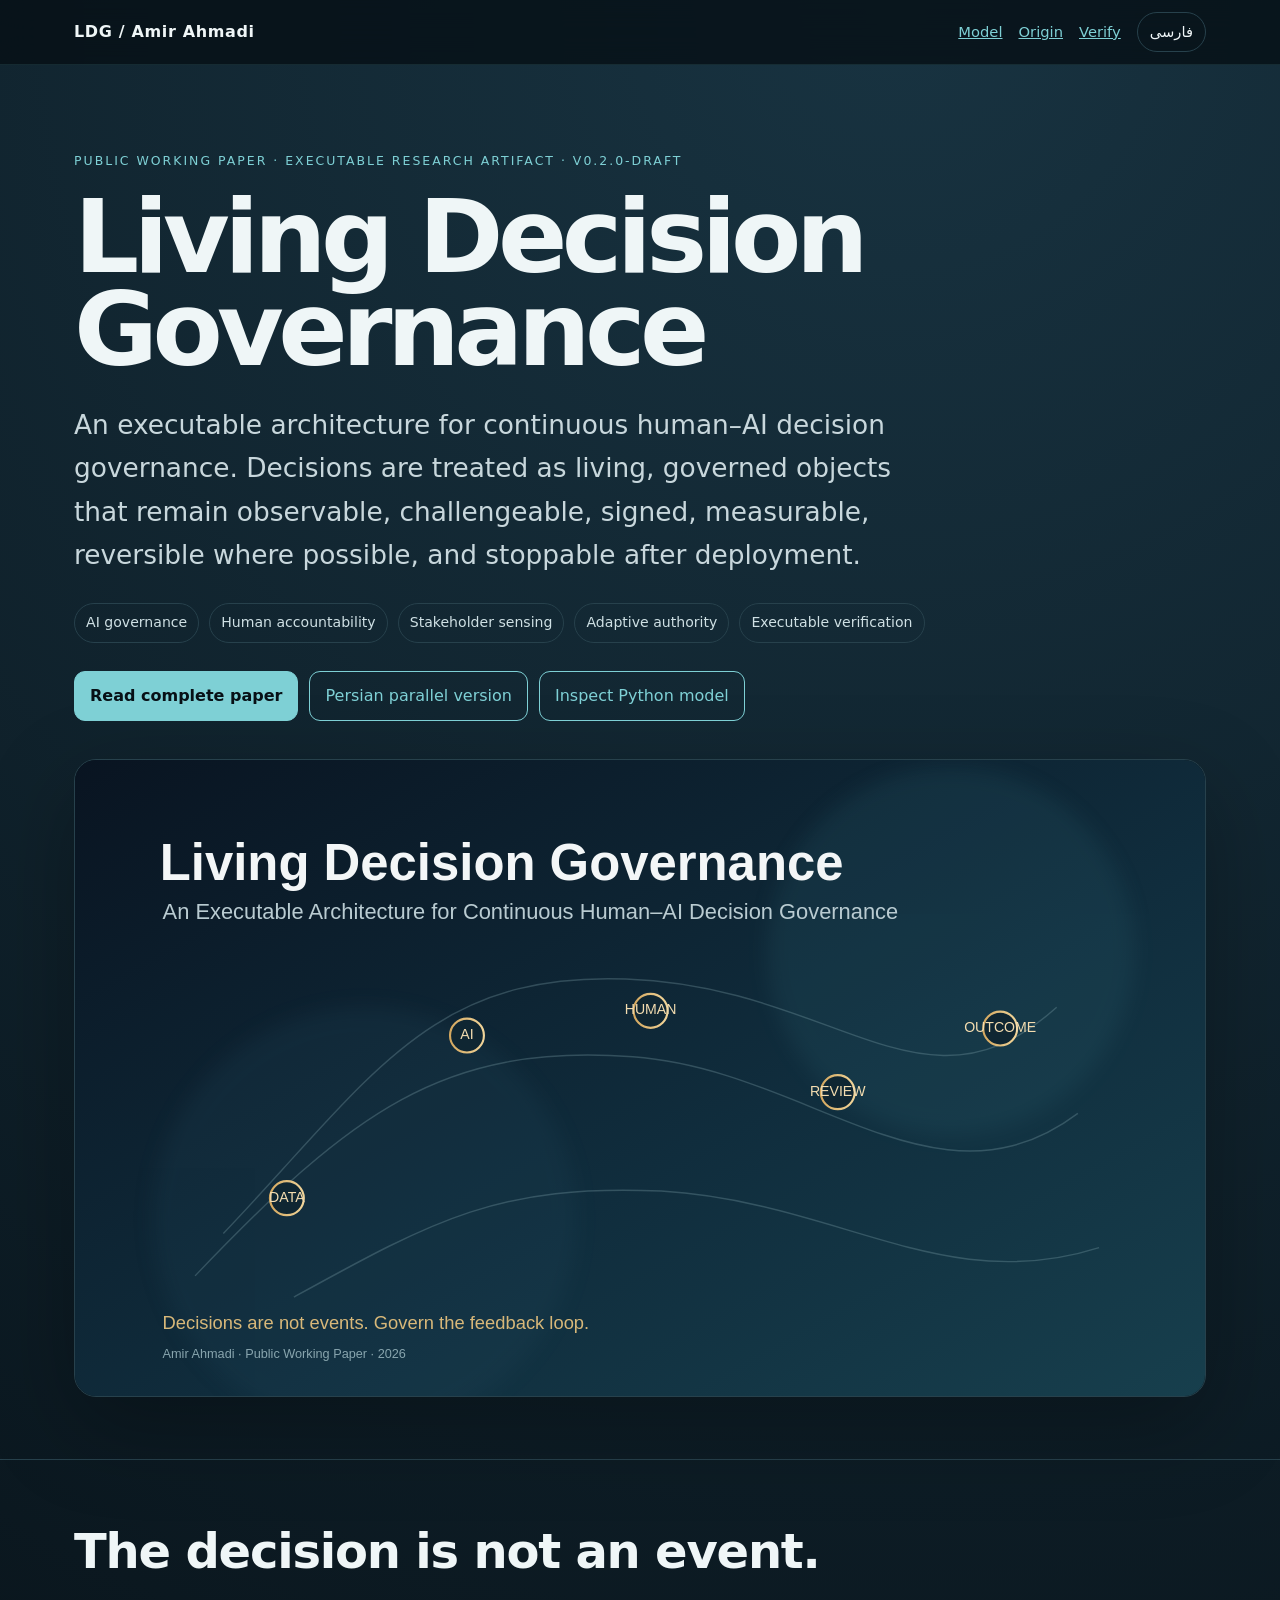
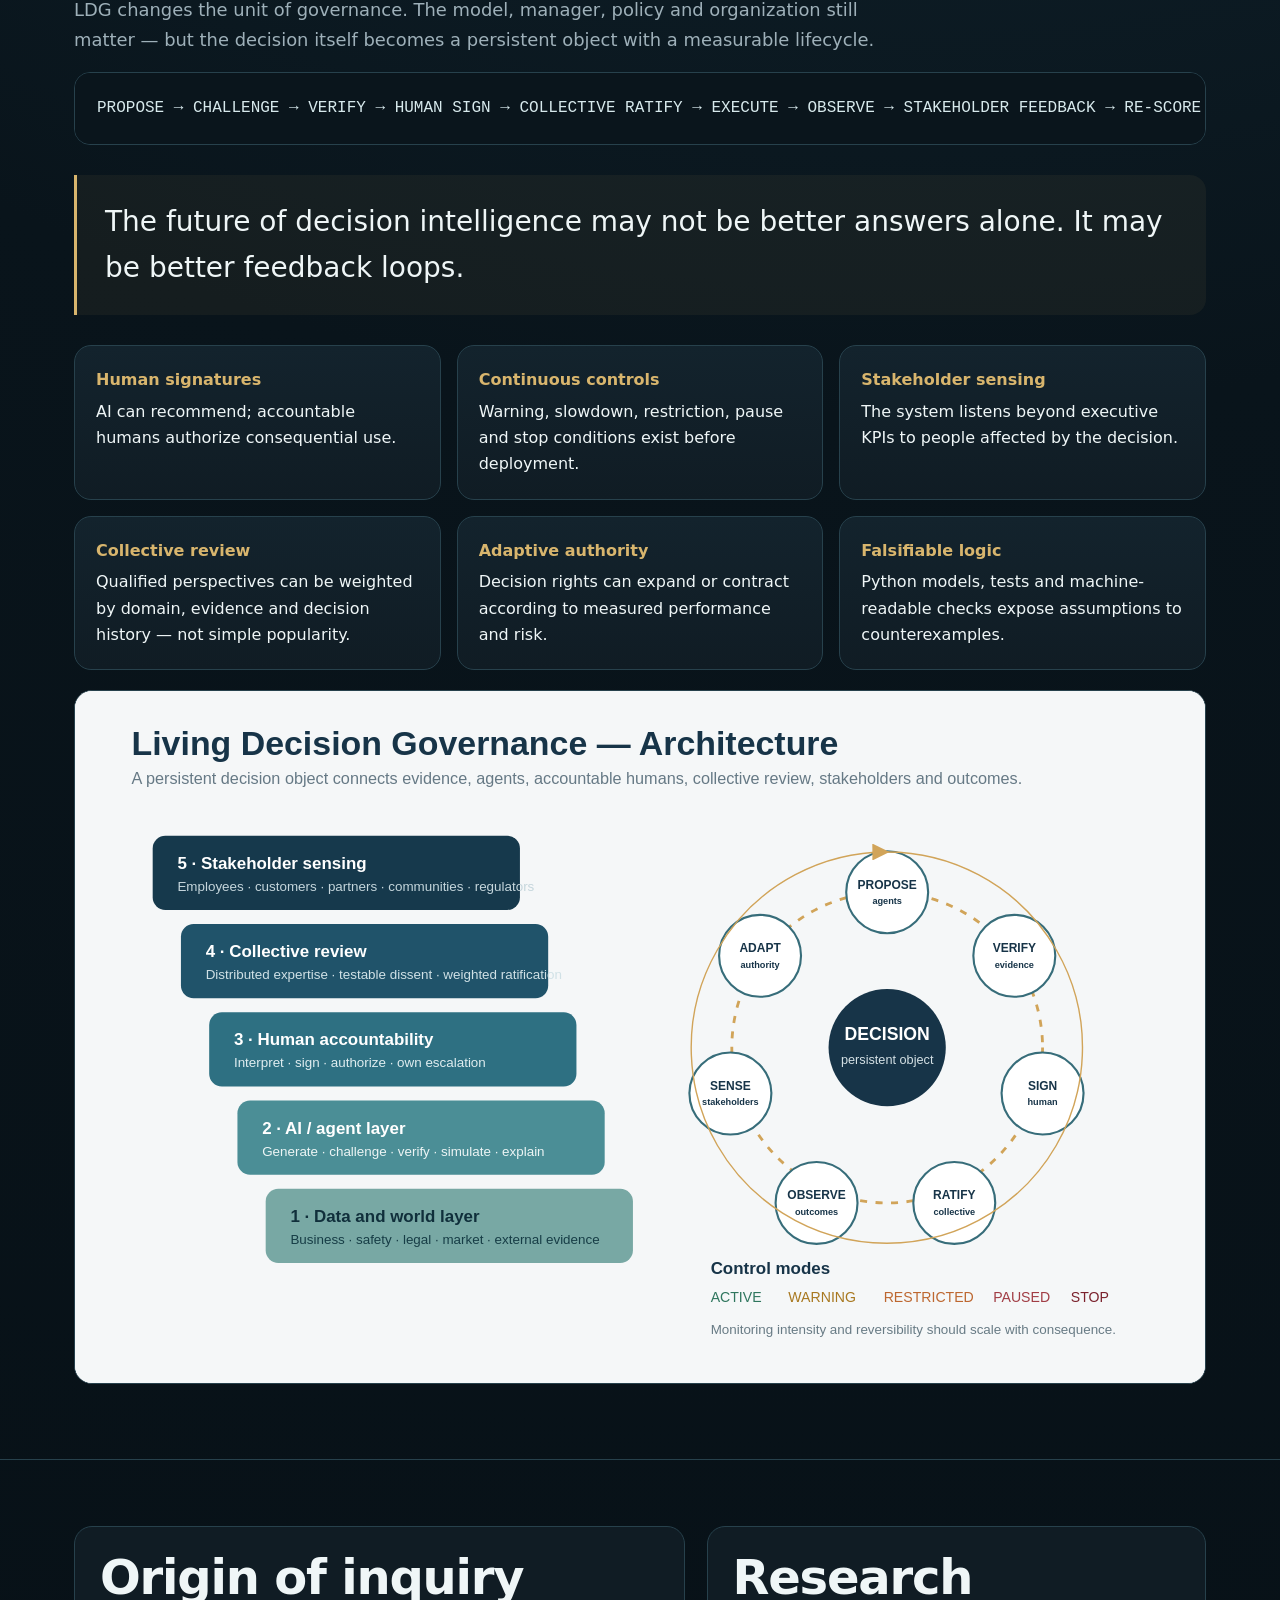
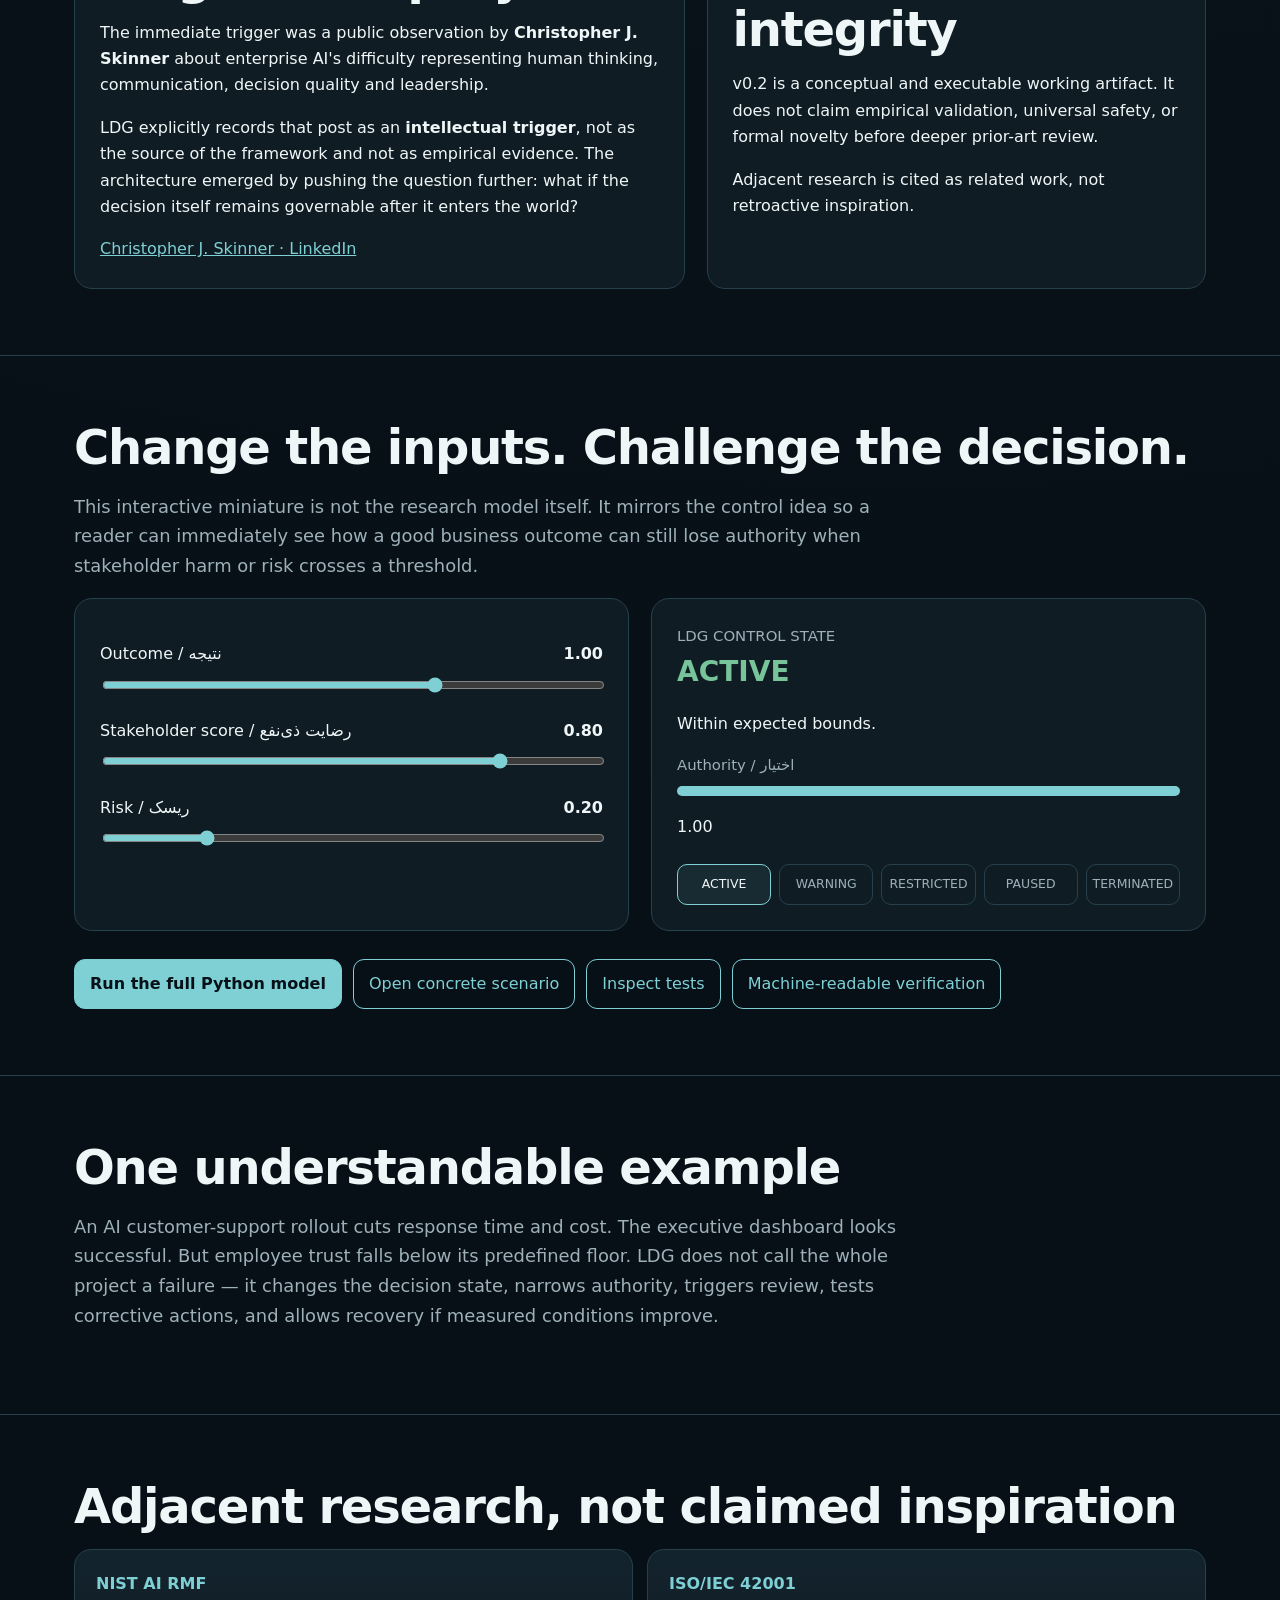
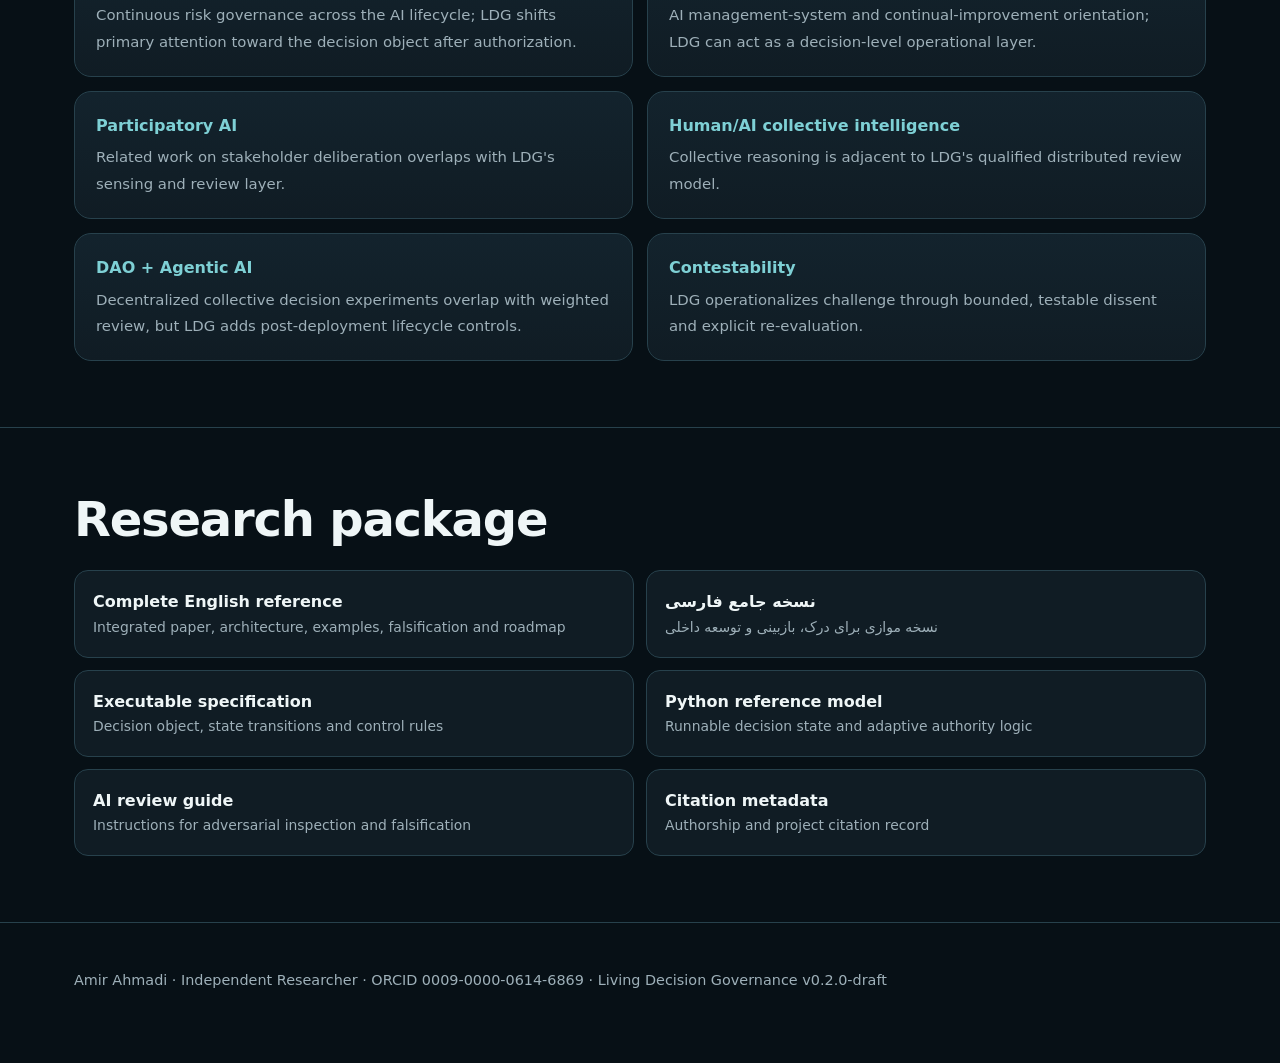
<file: papers/2026-living-decision-governance/website/index.html>
<!doctype html>
<html lang="en">
<head>
  <meta charset="utf-8" />
  <meta name="viewport" content="width=device-width, initial-scale=1" />
  <title>Living Decision Governance — Amir Ahmadi</title>
  <meta name="description" content="Living Decision Governance (LDG): an executable architecture for continuous human–AI decision governance." />
  <style>
    :root{--bg:#071016;--bg2:#0d1820;--panel:#101c24;--panel2:#13232d;--text:#eff6f7;--muted:#9eb0b9;--line:#27414c;--accent:#7ed0d5;--warm:#d8b56d;--danger:#e67474;--warn:#e7b85c;--ok:#78c49a;--shadow:0 30px 90px rgba(0,0,0,.28)}
    *{box-sizing:border-box}html{scroll-behavior:smooth}body{margin:0;font-family:Inter,ui-sans-serif,system-ui,-apple-system,BlinkMacSystemFont,"Segoe UI",sans-serif;background:radial-gradient(circle at 70% 0%,#183341 0,#09141b 34%,#071016 68%);color:var(--text);line-height:1.65}a{color:var(--accent)}button,input{font:inherit}.wrap{max-width:1180px;margin:auto;padding:0 24px}.nav{position:sticky;top:0;z-index:20;backdrop-filter:blur(16px);background:rgba(7,16,22,.82);border-bottom:1px solid rgba(126,208,213,.12)}.navin{height:64px;display:flex;align-items:center;justify-content:space-between;gap:18px}.brand{font-weight:700;letter-spacing:.04em}.navlinks{display:flex;gap:16px;align-items:center;font-size:.92rem}.lang{border:1px solid var(--line);background:transparent;color:var(--text);border-radius:999px;padding:7px 12px;cursor:pointer}.hero{padding:86px 0 62px;border-bottom:1px solid var(--line)}.kicker{text-transform:uppercase;letter-spacing:.16em;font-size:.78rem;color:var(--accent)}h1{font-size:clamp(3rem,8vw,7.2rem);line-height:.91;letter-spacing:-.055em;margin:.18em 0 .25em;max-width:1050px}.subtitle{font-size:clamp(1.2rem,2.4vw,1.65rem);max-width:850px;color:#c8d7dc}.meta{display:flex;flex-wrap:wrap;gap:10px;margin-top:24px}.pill{border:1px solid var(--line);border-radius:999px;padding:7px 11px;color:#cfe0e4;font-size:.88rem}.actions{display:flex;flex-wrap:wrap;gap:11px;margin-top:28px}.btn{display:inline-block;text-decoration:none;border:1px solid var(--accent);border-radius:11px;padding:11px 15px}.btn.primary{background:var(--accent);color:#071016;font-weight:700}.heroart{margin-top:38px;border:1px solid var(--line);border-radius:22px;overflow:hidden;background:#0b171e;box-shadow:var(--shadow)}.heroart img{display:block;width:100%;height:auto}.section{padding:66px 0;border-bottom:1px solid var(--line)}h2{font-size:clamp(1.9rem,4vw,3rem);line-height:1.08;margin:0 0 16px;letter-spacing:-.025em}.lead{font-size:1.12rem;color:var(--muted);max-width:850px}.quote{margin:30px 0;padding:24px 28px;border-left:3px solid var(--warm);background:rgba(216,181,109,.06);font-size:clamp(1.25rem,2.5vw,1.75rem);border-radius:0 16px 16px 0}.loop{padding:22px;border:1px solid var(--line);border-radius:16px;background:#0a151c;font-family:ui-monospace,SFMono-Regular,Menlo,monospace;color:#d7e9ec;overflow:auto;white-space:nowrap}.grid{display:grid;grid-template-columns:repeat(3,minmax(0,1fr));gap:16px;margin-top:25px}.card{padding:21px;border:1px solid var(--line);border-radius:17px;background:linear-gradient(180deg,var(--panel2),var(--panel))}.card strong{display:block;color:var(--warm);margin-bottom:5px}.small{font-size:.93rem;color:var(--muted)}.origin{display:grid;grid-template-columns:1.1fr .9fr;gap:22px}.originbox,.simbox{padding:25px;border:1px solid var(--line);border-radius:18px;background:var(--panel)}.originbox h3,.simbox h3{margin-top:0}.architecture{width:100%;border:1px solid var(--line);border-radius:18px;background:#f6f8f9;margin-top:20px}.simgrid{display:grid;grid-template-columns:1fr 1fr;gap:22px}.control{margin:17px 0}.control label{display:flex;justify-content:space-between;gap:15px;margin-bottom:7px}.control input{width:100%;accent-color:var(--accent)}.state{font-weight:800;font-size:1.75rem}.state.ACTIVE{color:var(--ok)}.state.WARNING{color:var(--warn)}.state.RESTRICTED{color:#ef9d62}.state.PAUSED,.state.TERMINATED{color:var(--danger)}.meter{height:10px;background:#20323b;border-radius:999px;overflow:hidden;margin:8px 0 18px}.meter span{display:block;height:100%;background:var(--accent);transition:width .25s}.steps{display:grid;grid-template-columns:repeat(5,1fr);gap:8px;margin-top:24px}.step{font-size:.78rem;text-align:center;padding:9px 5px;border:1px solid var(--line);border-radius:10px;color:var(--muted)}.step.on{border-color:var(--accent);color:var(--text);background:rgba(126,208,213,.08)}.resources{display:grid;grid-template-columns:repeat(2,1fr);gap:12px;margin-top:24px}.resource{text-decoration:none;color:var(--text);display:block;padding:18px;border:1px solid var(--line);border-radius:14px;background:var(--panel)}.resource span{display:block;color:var(--muted);font-size:.87rem}.related{display:grid;grid-template-columns:repeat(2,1fr);gap:14px}.related .card strong{color:var(--accent)}footer{padding:46px 0 70px;color:var(--muted);font-size:.9rem}.fa{display:none}.rtl{direction:rtl;text-align:right}.rtl .quote{border-left:0;border-right:3px solid var(--warm);border-radius:16px 0 0 16px}.rtl .control label{direction:rtl}.rtl .loop{direction:ltr;text-align:left}@media(max-width:820px){.grid{grid-template-columns:1fr}.origin,.simgrid,.related,.resources{grid-template-columns:1fr}.navlinks a{display:none}.steps{grid-template-columns:repeat(2,1fr)}h1{font-size:clamp(2.8rem,16vw,5rem)}}
  </style>
</head>
<body>
  <nav class="nav"><div class="wrap navin"><div class="brand">LDG / Amir Ahmadi</div><div class="navlinks"><a href="#model">Model</a><a href="#origin">Origin</a><a href="#verify">Verify</a><button class="lang" id="langBtn">فارسی</button></div></div></nav>

  <main>
    <section class="hero"><div class="wrap">
      <div class="en">
        <div class="kicker">Public Working Paper · Executable Research Artifact · v0.2.0-draft</div>
        <h1>Living Decision Governance</h1>
        <p class="subtitle">An executable architecture for continuous human–AI decision governance. Decisions are treated as living, governed objects that remain observable, challengeable, signed, measurable, reversible where possible, and stoppable after deployment.</p>
      </div>
      <div class="fa rtl">
        <div class="kicker">مقاله کاری عمومی · آرتیفکت پژوهشی اجرایی · v0.2.0-draft</div>
        <h1>حکمرانی تصمیم زنده</h1>
        <p class="subtitle">یک معماری اجرایی برای حکمرانی پیوسته تصمیم‌های انسان–هوش مصنوعی؛ تصمیم به‌عنوان یک موجودیت زنده که پس از اجرا نیز قابل مشاهده، قابل اعتراض، امضاشده، قابل اندازه‌گیری، در صورت امکان برگشت‌پذیر و قابل توقف باقی می‌ماند.</p>
      </div>
      <div class="meta"><span class="pill">AI governance</span><span class="pill">Human accountability</span><span class="pill">Stakeholder sensing</span><span class="pill">Adaptive authority</span><span class="pill">Executable verification</span></div>
      <div class="actions en"><a class="btn primary" href="../LDG_COMPLETE.md">Read complete paper</a><a class="btn" href="../LDG_COMPLETE.fa.md">Persian parallel version</a><a class="btn" href="../src/ldg_v02.py">Inspect Python model</a></div>
      <div class="actions fa rtl"><a class="btn primary" href="../LDG_COMPLETE.fa.md">نسخه جامع فارسی</a><a class="btn" href="../LDG_COMPLETE.md">نسخه جامع انگلیسی</a><a class="btn" href="../src/ldg_v02.py">مشاهده مدل Python</a></div>
      <div class="heroart"><img src="../assets/ldg-cover.svg" alt="Living Decision Governance research cover"></div>
    </div></section>

    <section class="section" id="model"><div class="wrap">
      <div class="en"><h2>The decision is not an event.</h2><p class="lead">LDG changes the unit of governance. The model, manager, policy and organization still matter — but the decision itself becomes a persistent object with a measurable lifecycle.</p></div>
      <div class="fa rtl"><h2>تصمیم یک رویداد نیست.</h2><p class="lead">LDG واحد حکمرانی را تغییر می‌دهد. مدل، مدیر، سیاست و سازمان همچنان مهم‌اند، اما خود تصمیم به یک موجودیت پایدار با چرخه عمر قابل اندازه‌گیری تبدیل می‌شود.</p></div>
      <div class="loop">PROPOSE → CHALLENGE → VERIFY → HUMAN SIGN → COLLECTIVE RATIFY → EXECUTE → OBSERVE → STAKEHOLDER FEEDBACK → RE-SCORE → ADAPT AUTHORITY → CONTINUE / SLOW / RESTRICT / PAUSE / STOP → LEARN</div>
      <div class="quote en">The future of decision intelligence may not be better answers alone. It may be better feedback loops.</div>
      <div class="quote fa rtl">آینده هوش تصمیم شاید فقط «پاسخ‌های بهتر» نباشد؛ شاید «حلقه‌های بازخورد بهتر» باشد.</div>
      <div class="grid">
        <div class="card"><strong>Human signatures</strong><span class="en">AI can recommend; accountable humans authorize consequential use.</span><span class="fa rtl">AI پیشنهاد می‌دهد؛ انسان مسئول، استفاده حساس را مجاز می‌کند.</span></div>
        <div class="card"><strong>Continuous controls</strong><span class="en">Warning, slowdown, restriction, pause and stop conditions exist before deployment.</span><span class="fa rtl">هشدار، کندشدن، محدودیت و توقف قبل از اجرا تعریف می‌شوند.</span></div>
        <div class="card"><strong>Stakeholder sensing</strong><span class="en">The system listens beyond executive KPIs to people affected by the decision.</span><span class="fa rtl">سیستم فراتر از KPIهای مدیران، صدای افراد تحت‌تأثیر را می‌سنجد.</span></div>
        <div class="card"><strong>Collective review</strong><span class="en">Qualified perspectives can be weighted by domain, evidence and decision history — not simple popularity.</span><span class="fa rtl">دیدگاه‌ها می‌توانند بر اساس تخصص، شواهد و سابقه تصمیم وزن بگیرند، نه صرفاً محبوبیت.</span></div>
        <div class="card"><strong>Adaptive authority</strong><span class="en">Decision rights can expand or contract according to measured performance and risk.</span><span class="fa rtl">اختیار تصمیم بر اساس عملکرد و ریسک می‌تواند افزایش یا کاهش یابد.</span></div>
        <div class="card"><strong>Falsifiable logic</strong><span class="en">Python models, tests and machine-readable checks expose assumptions to counterexamples.</span><span class="fa rtl">مدل Python، تست و پروتکل ماشین‌خوان، فرض‌ها را در معرض مثال نقض قرار می‌دهند.</span></div>
      </div>
      <img class="architecture" src="../assets/ldg-architecture.svg" alt="LDG architecture diagram">
    </div></section>

    <section class="section" id="origin"><div class="wrap origin">
      <div class="originbox">
        <div class="en"><h2>Origin of inquiry</h2><p>The immediate trigger was a public observation by <strong>Christopher J. Skinner</strong> about enterprise AI's difficulty representing human thinking, communication, decision quality and leadership.</p><p>LDG explicitly records that post as an <strong>intellectual trigger</strong>, not as the source of the framework and not as empirical evidence. The architecture emerged by pushing the question further: what if the decision itself remains governable after it enters the world?</p></div>
        <div class="fa rtl"><h2>منشأ پرسش</h2><p>جرقه مستقیم، مشاهده عمومی <strong>Christopher J. Skinner</strong> درباره ضعف AI سازمانی در بازنمایی تفکر انسان، ارتباط، کیفیت تصمیم و رهبری بود.</p><p>LDG این پست را صریحاً به‌عنوان <strong>جرقه فکری</strong> ثبت می‌کند، نه منبع چارچوب و نه شاهد تجربی. معماری زمانی شکل گرفت که سؤال چند مرحله جلو رفت: اگر خود تصمیم پس از ورود به دنیای واقعی همچنان قابل حکمرانی بماند چه؟</p></div>
        <a href="https://www.linkedin.com/in/christopherjskinner/">Christopher J. Skinner · LinkedIn</a>
      </div>
      <div class="originbox">
        <div class="en"><h2>Research integrity</h2><p>v0.2 is a conceptual and executable working artifact. It does not claim empirical validation, universal safety, or formal novelty before deeper prior-art review.</p><p>Adjacent research is cited as related work, not retroactive inspiration.</p></div>
        <div class="fa rtl"><h2>یکپارچگی پژوهش</h2><p>نسخه v0.2 یک آرتیفکت مفهومی و اجرایی است. هنوز ادعای اعتبارسنجی تجربی، ایمنی عمومی یا novelty رسمی پیش از prior-art review عمیق‌تر ندارد.</p><p>پژوهش‌های نزدیک به‌عنوان کارهای مجاور ثبت می‌شوند، نه «الهام گذشته‌نگر».</p></div>
      </div>
    </div></section>

    <section class="section" id="verify"><div class="wrap">
      <div class="en"><h2>Change the inputs. Challenge the decision.</h2><p class="lead">This interactive miniature is not the research model itself. It mirrors the control idea so a reader can immediately see how a good business outcome can still lose authority when stakeholder harm or risk crosses a threshold.</p></div>
      <div class="fa rtl"><h2>ورودی‌ها را تغییر بده؛ تصمیم را به چالش بکش.</h2><p class="lead">این ابزار کوچک خود مدل پژوهشی نیست؛ منطق کنترل را قابل لمس می‌کند تا دیده شود حتی با نتیجه تجاری خوب، افت اعتماد ذی‌نفع یا افزایش ریسک می‌تواند اختیار تصمیم را کاهش دهد.</p></div>
      <div class="simgrid">
        <div class="simbox">
          <div class="control"><label><span>Outcome / نتیجه</span><b id="outV">1.00</b></label><input id="outcome" type="range" min="0.4" max="1.3" value="1" step="0.01"></div>
          <div class="control"><label><span>Stakeholder score / رضایت ذی‌نفع</span><b id="stakeV">0.80</b></label><input id="stake" type="range" min="0" max="1" value="0.8" step="0.01"></div>
          <div class="control"><label><span>Risk / ریسک</span><b id="riskV">0.20</b></label><input id="risk" type="range" min="0" max="1" value="0.2" step="0.01"></div>
        </div>
        <div class="simbox"><div class="small">LDG CONTROL STATE</div><div id="state" class="state ACTIVE">ACTIVE</div><p id="reason">Within expected bounds.</p><div class="small">Authority / اختیار</div><div class="meter"><span id="authorityBar" style="width:100%"></span></div><div id="authorityText">1.00</div><div class="steps"><div class="step on">ACTIVE</div><div class="step">WARNING</div><div class="step">RESTRICTED</div><div class="step">PAUSED</div><div class="step">TERMINATED</div></div></div>
      </div>
      <div class="actions"><a class="btn primary" href="../src/ldg_v02.py">Run the full Python model</a><a class="btn" href="../examples/customer_support_demo.py">Open concrete scenario</a><a class="btn" href="../tests/test_ldg_v02.py">Inspect tests</a><a class="btn" href="../machine-readable/verification-protocol.json">Machine-readable verification</a></div>
    </div></section>

    <section class="section"><div class="wrap">
      <div class="en"><h2>One understandable example</h2><p class="lead">An AI customer-support rollout cuts response time and cost. The executive dashboard looks successful. But employee trust falls below its predefined floor. LDG does not call the whole project a failure — it changes the decision state, narrows authority, triggers review, tests corrective actions, and allows recovery if measured conditions improve.</p></div>
      <div class="fa rtl"><h2>یک مثال قابل فهم</h2><p class="lead">یک سامانه پشتیبانی AI زمان پاسخ و هزینه را کم می‌کند و داشبورد مدیران موفقیت نشان می‌دهد. اما اعتماد کارکنان از حد ازپیش‌تعریف‌شده پایین‌تر می‌رود. LDG کل پروژه را فوراً شکست‌خورده اعلام نمی‌کند؛ وضعیت تصمیم را تغییر می‌دهد، اختیار را محدود می‌کند، بازبینی را فعال می‌کند، اصلاحات را می‌آزماید و در صورت بهبود قابل اندازه‌گیری اجازه بازیابی می‌دهد.</p></div>
    </div></section>

    <section class="section"><div class="wrap">
      <div class="en"><h2>Adjacent research, not claimed inspiration</h2></div><div class="fa rtl"><h2>پژوهش‌های مجاور، نه منابع الهام ادعاشده</h2></div>
      <div class="related">
        <div class="card"><strong>NIST AI RMF</strong><span class="small">Continuous risk governance across the AI lifecycle; LDG shifts primary attention toward the decision object after authorization.</span></div>
        <div class="card"><strong>ISO/IEC 42001</strong><span class="small">AI management-system and continual-improvement orientation; LDG can act as a decision-level operational layer.</span></div>
        <div class="card"><strong>Participatory AI</strong><span class="small">Related work on stakeholder deliberation overlaps with LDG's sensing and review layer.</span></div>
        <div class="card"><strong>Human/AI collective intelligence</strong><span class="small">Collective reasoning is adjacent to LDG's qualified distributed review model.</span></div>
        <div class="card"><strong>DAO + Agentic AI</strong><span class="small">Decentralized collective decision experiments overlap with weighted review, but LDG adds post-deployment lifecycle controls.</span></div>
        <div class="card"><strong>Contestability</strong><span class="small">LDG operationalizes challenge through bounded, testable dissent and explicit re-evaluation.</span></div>
      </div>
    </div></section>

    <section class="section"><div class="wrap">
      <div class="en"><h2>Research package</h2></div><div class="fa rtl"><h2>بسته پژوهشی</h2></div>
      <div class="resources"><a class="resource" href="../LDG_COMPLETE.md"><b>Complete English reference</b><span>Integrated paper, architecture, examples, falsification and roadmap</span></a><a class="resource" href="../LDG_COMPLETE.fa.md"><b>نسخه جامع فارسی</b><span>نسخه موازی برای درک، بازبینی و توسعه داخلی</span></a><a class="resource" href="../specification.md"><b>Executable specification</b><span>Decision object, state transitions and control rules</span></a><a class="resource" href="../src/ldg_v02.py"><b>Python reference model</b><span>Runnable decision state and adaptive authority logic</span></a><a class="resource" href="../machine-readable/AI-README.md"><b>AI review guide</b><span>Instructions for adversarial inspection and falsification</span></a><a class="resource" href="../CITATION.cff"><b>Citation metadata</b><span>Authorship and project citation record</span></a></div>
    </div></section>
  </main>

  <footer><div class="wrap">Amir Ahmadi · Independent Researcher · ORCID 0009-0000-0614-6869 · Living Decision Governance v0.2.0-draft</div></footer>

  <script>
    const btn=document.getElementById('langBtn'); let fa=false;
    function setLang(){document.querySelectorAll('.en').forEach(e=>e.style.display=fa?'none':'');document.querySelectorAll('.fa').forEach(e=>e.style.display=fa?'block':'none');document.documentElement.lang=fa?'fa':'en';document.body.classList.toggle('rtl',fa);btn.textContent=fa?'English':'فارسی'}
    btn.addEventListener('click',()=>{fa=!fa;setLang()}); setLang();
    const outcome=document.getElementById('outcome'),stake=document.getElementById('stake'),risk=document.getElementById('risk');
    function review(){const o=+outcome.value,s=+stake.value,r=+risk.value;document.getElementById('outV').textContent=o.toFixed(2);document.getElementById('stakeV').textContent=s.toFixed(2);document.getElementById('riskV').textContent=r.toFixed(2);let dev=Math.abs(1-o);if(s<.55)dev=Math.max(dev,.2);let st='ACTIVE',auth=1,reason='Within expected bounds.';if(r>=.70||dev>=.45){st='TERMINATED';auth=0;reason='Emergency risk or unacceptable divergence.'}else if(dev>=.30){st='PAUSED';auth=.25;reason='Large deviation requires temporary suspension.'}else if(dev>=.20||r>=.45){st='RESTRICTED';auth=.5;reason=s<.55?'Stakeholder harm detected despite business outcome.':'Material deviation or elevated risk.'}else if(dev>=.10){st='WARNING';auth=.8;reason='Early deviation detected; closer review required.'}const state=document.getElementById('state');state.textContent=st;state.className='state '+st;document.getElementById('reason').textContent=reason;document.getElementById('authorityBar').style.width=(auth*100)+'%';document.getElementById('authorityText').textContent=auth.toFixed(2);const names=['ACTIVE','WARNING','RESTRICTED','PAUSED','TERMINATED'];document.querySelectorAll('.step').forEach((el,i)=>el.classList.toggle('on',names[i]===st));}
    [outcome,stake,risk].forEach(x=>x.addEventListener('input',review));review();
  </script>
</body>
</html>
</file>
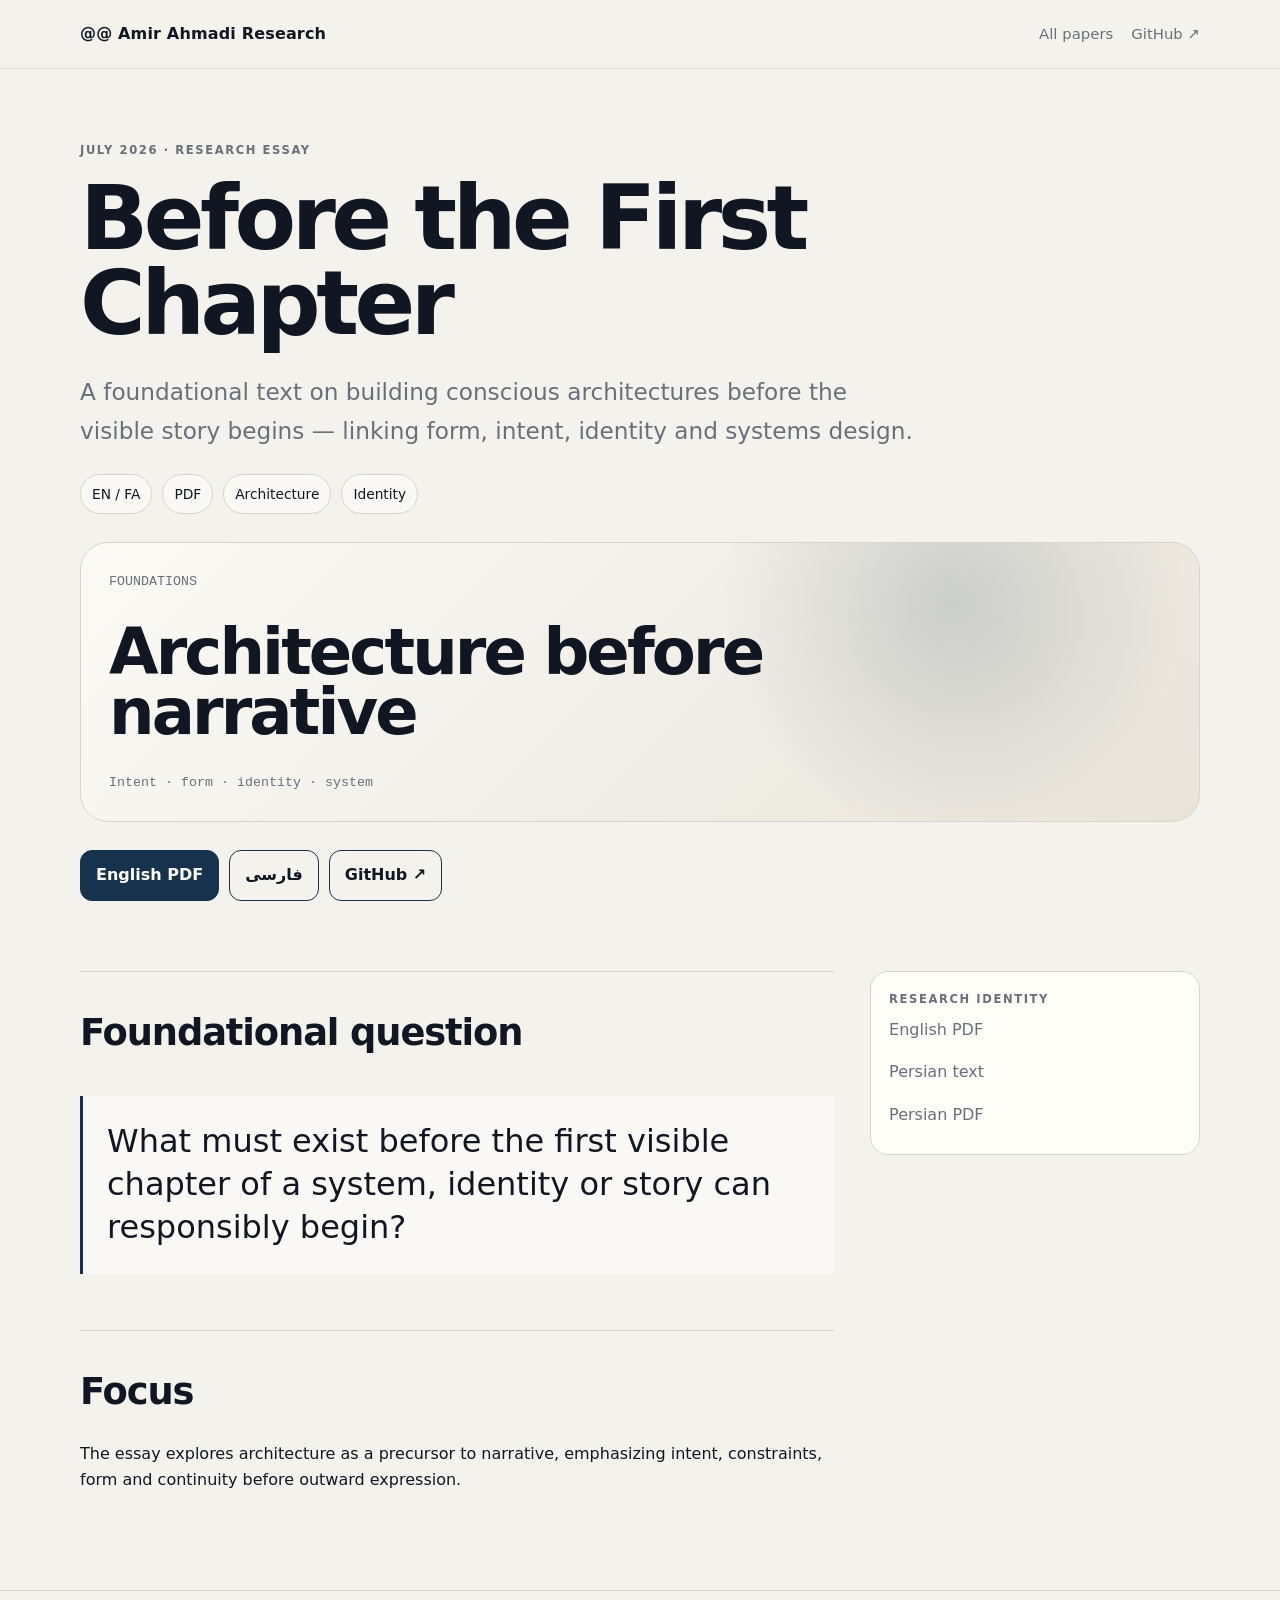
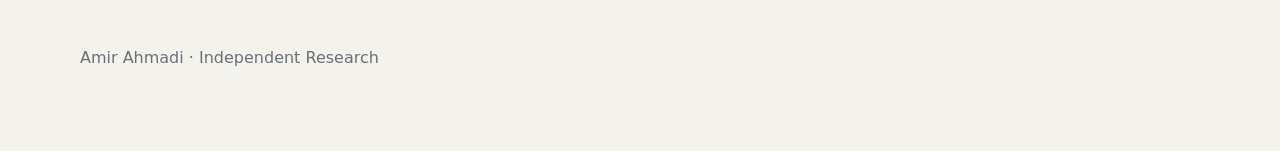
<file: site/papers/before-the-first-chapter/index.html>
<!doctype html><html lang="en"><head><meta charset="utf-8"><meta name="viewport" content="width=device-width,initial-scale=1"><title>Before the First Chapter</title><meta name="description" content="A foundational text on architecture, intent, identity and systems design before narrative begins."><link rel="stylesheet" href="../../assets/paper.css"></head><body><header class="top"><div class="shell nav"><a class="brand" href="../../index.html">@@ Amir Ahmadi Research</a><nav class="navlinks"><a href="../../index.html#papers">All papers</a><a href="https://github.com/axamir/amir-ahmadi-research-papers/tree/main/papers/2026-before-the-first-chapter" target="_blank">GitHub ↗</a></nav></div></header><main class="shell"><section class="hero"><div class="eyebrow">July 2026 · Research essay</div><h1>Before the First Chapter</h1><p class="dek">A foundational text on building conscious architectures before the visible story begins — linking form, intent, identity and systems design.</p><div class="meta"><span class="pill">EN / FA</span><span class="pill">PDF</span><span class="pill">Architecture</span><span class="pill">Identity</span></div><div class="cover"><small>FOUNDATIONS</small><strong>Architecture before narrative</strong><small>Intent · form · identity · system</small></div><div class="actions"><a class="btn primary" href="../../../papers/2026-before-the-first-chapter/paper.en.pdf">English PDF</a><a class="btn" href="../../../papers/2026-before-the-first-chapter/paper.fa.md">فارسی</a><a class="btn" href="https://github.com/axamir/amir-ahmadi-research-papers/tree/main/papers/2026-before-the-first-chapter" target="_blank">GitHub ↗</a></div></section><div class="grid"><article class="paper"><section><h2>Foundational question</h2><p class="quote">What must exist before the first visible chapter of a system, identity or story can responsibly begin?</p></section><section><h2>Focus</h2><p>The essay explores architecture as a precursor to narrative, emphasizing intent, constraints, form and continuity before outward expression.</p></section></article><aside class="side"><div class="eyebrow">Research identity</div><a href="../../../papers/2026-before-the-first-chapter/paper.en.pdf">English PDF</a><a href="../../../papers/2026-before-the-first-chapter/paper.fa.md">Persian text</a><a href="../../../papers/2026-before-the-first-chapter/paper.fa.pdf">Persian PDF</a></aside></div></main><footer><div class="shell">Amir Ahmadi · Independent Research</div></footer></body></html>
</file>
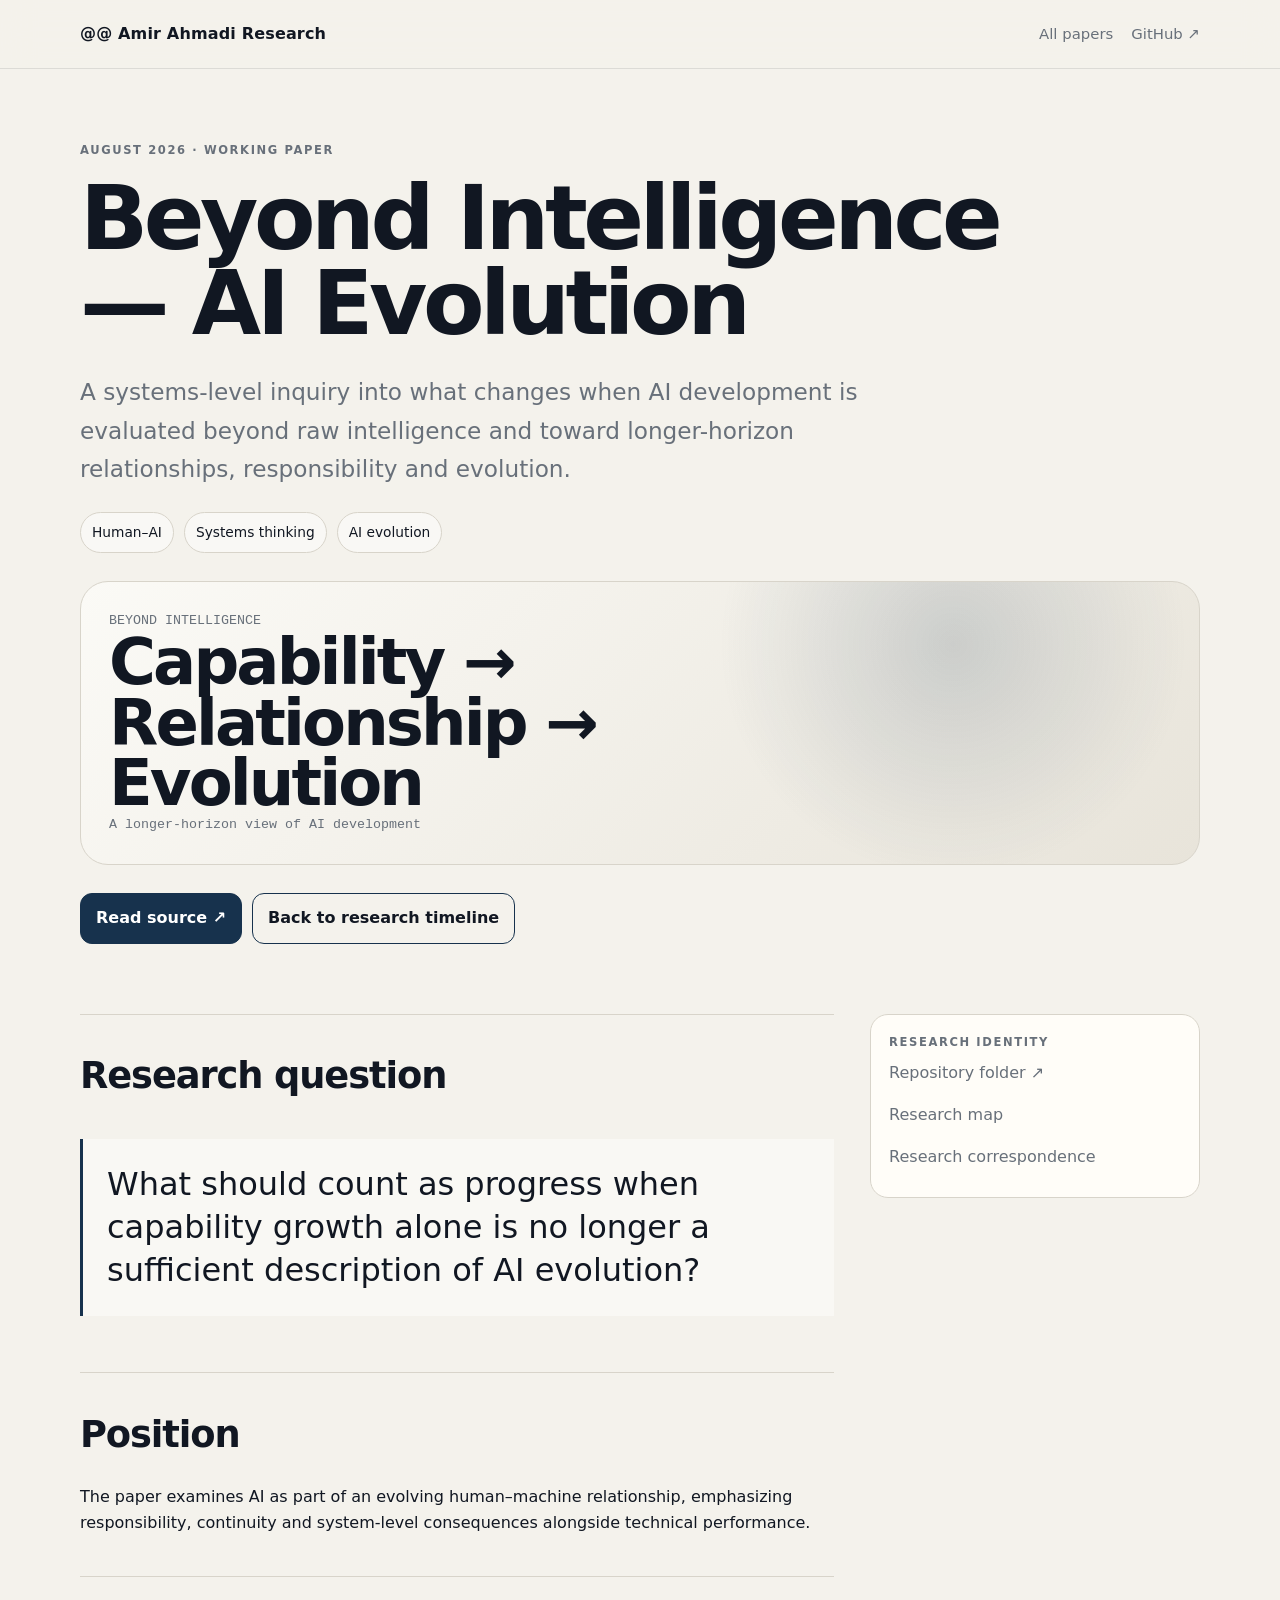
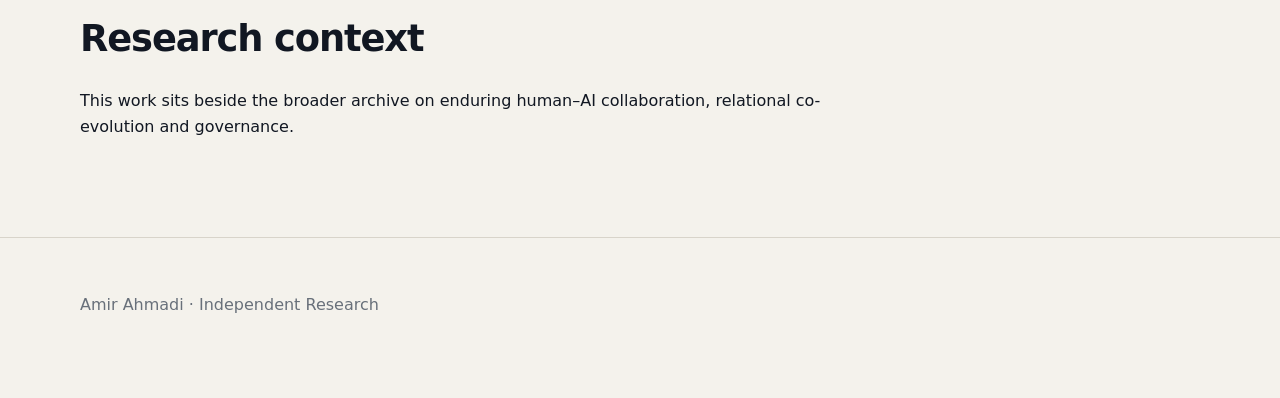
<file: site/papers/beyond-intelligence-ai-evolution/index.html>
<!doctype html><html lang="en"><head><meta charset="utf-8"><meta name="viewport" content="width=device-width,initial-scale=1"><title>Beyond Intelligence — AI Evolution</title><meta name="description" content="Research on AI evolution beyond raw capability toward relationship, responsibility and longer-horizon systems."><link rel="stylesheet" href="../../assets/paper.css"></head><body><header class="top"><div class="shell nav"><a class="brand" href="../../index.html">@@ Amir Ahmadi Research</a><nav class="navlinks"><a href="../../index.html#papers">All papers</a><a href="https://github.com/axamir/amir-ahmadi-research-papers/tree/main/papers/beyond-intelligence-ai-evolution" target="_blank">GitHub ↗</a></nav></div></header><main class="shell"><section class="hero"><div class="eyebrow">August 2026 · Working paper</div><h1>Beyond Intelligence — AI Evolution</h1><p class="dek">A systems-level inquiry into what changes when AI development is evaluated beyond raw intelligence and toward longer-horizon relationships, responsibility and evolution.</p><div class="meta"><span class="pill">Human–AI</span><span class="pill">Systems thinking</span><span class="pill">AI evolution</span></div><div class="cover"><small>BEYOND INTELLIGENCE</small><strong>Capability → Relationship → Evolution</strong><small>A longer-horizon view of AI development</small></div><div class="actions"><a class="btn primary" href="https://github.com/axamir/amir-ahmadi-research-papers/tree/main/papers/beyond-intelligence-ai-evolution" target="_blank">Read source ↗</a><a class="btn" href="../../index.html#papers">Back to research timeline</a></div></section><div class="grid"><article class="paper"><section><h2>Research question</h2><p class="quote">What should count as progress when capability growth alone is no longer a sufficient description of AI evolution?</p></section><section><h2>Position</h2><p>The paper examines AI as part of an evolving human–machine relationship, emphasizing responsibility, continuity and system-level consequences alongside technical performance.</p></section><section><h2>Research context</h2><p>This work sits beside the broader archive on enduring human–AI collaboration, relational co-evolution and governance.</p></section></article><aside class="side"><div class="eyebrow">Research identity</div><a href="https://github.com/axamir/amir-ahmadi-research-papers/tree/main/papers/beyond-intelligence-ai-evolution" target="_blank">Repository folder ↗</a><a href="../../index.html#map">Research map</a><a href="../../index.html#contact">Research correspondence</a></aside></div></main><footer><div class="shell">Amir Ahmadi · Independent Research</div></footer></body></html>
</file>
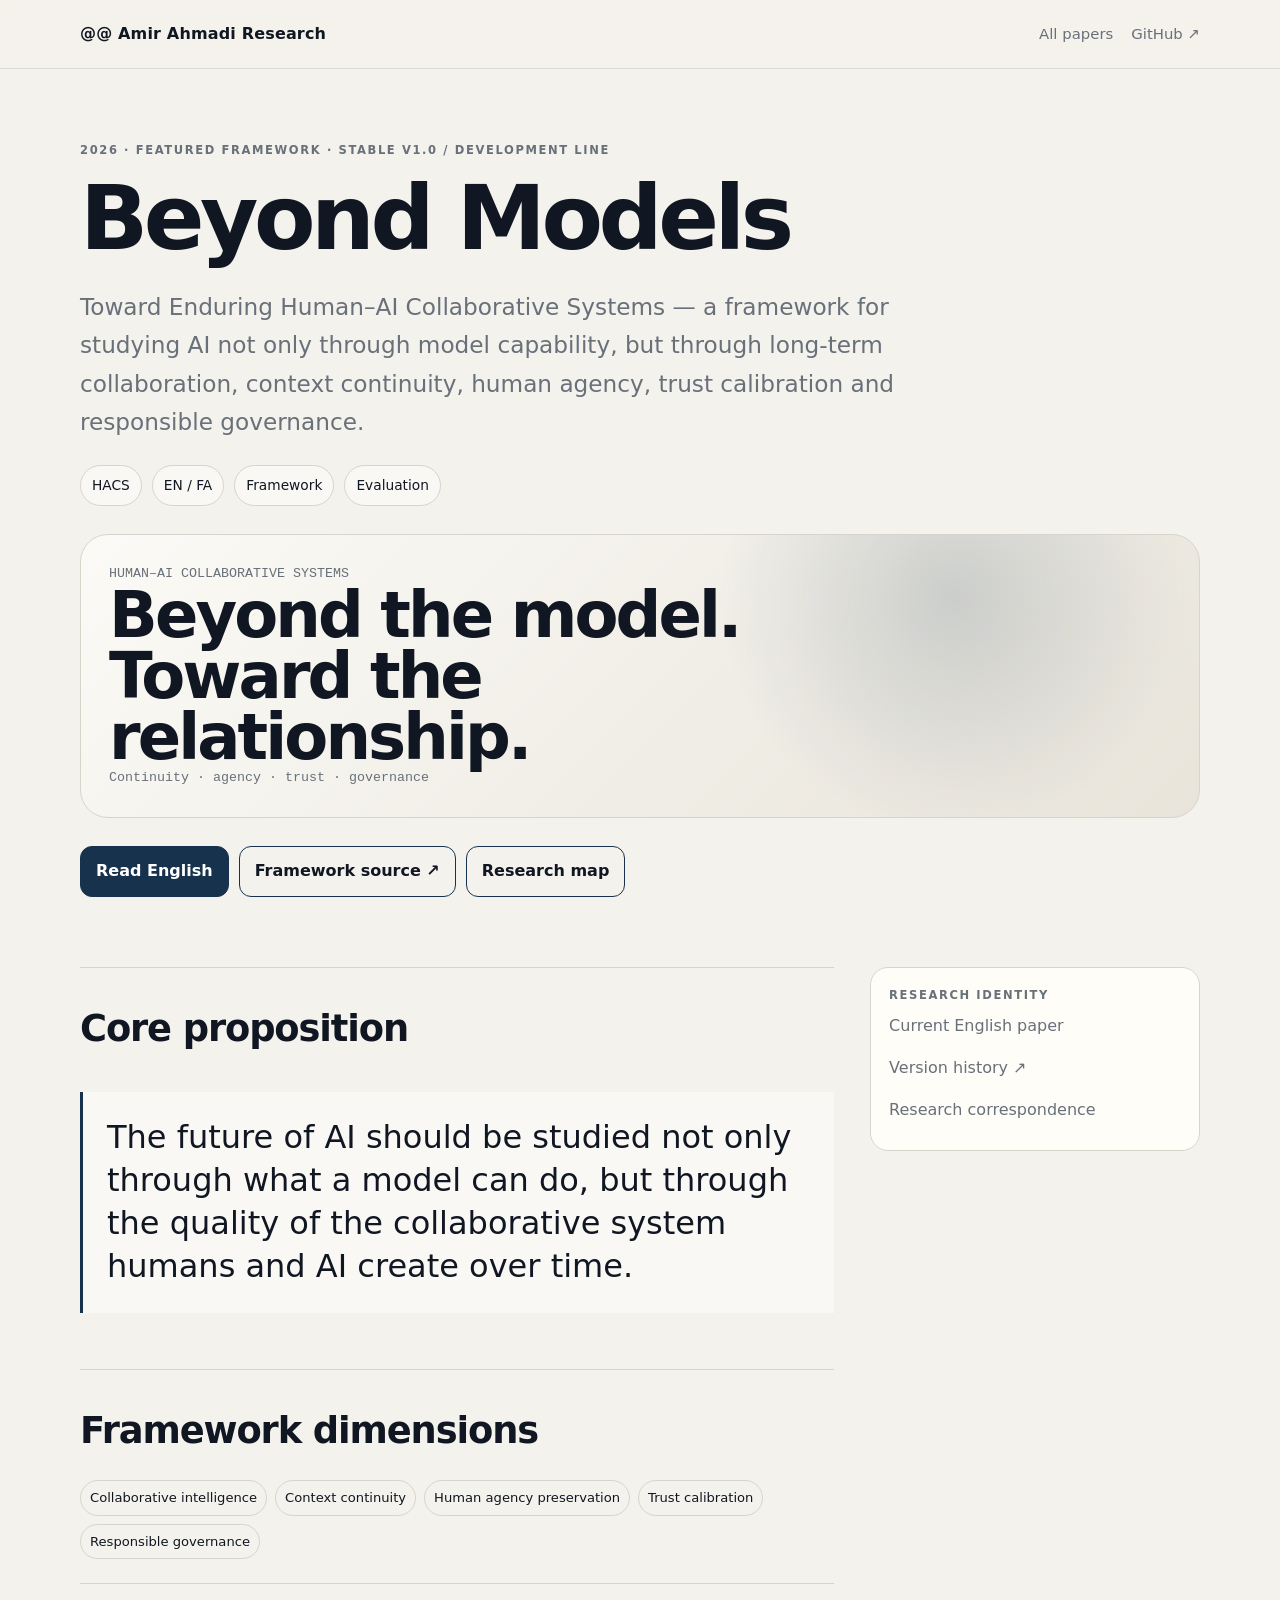
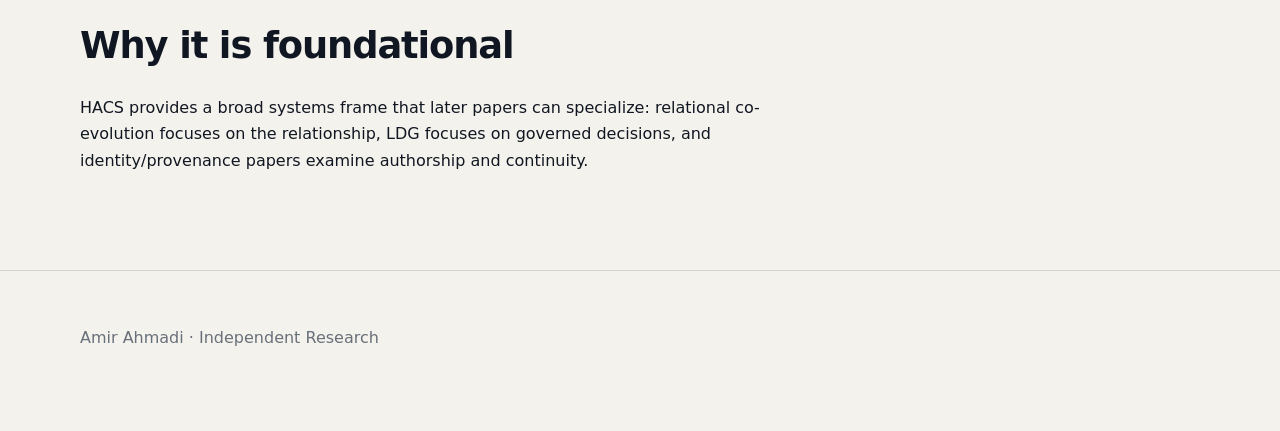
<file: site/papers/beyond-models-hacs/index.html>
<!doctype html><html lang="en"><head><meta charset="utf-8"><meta name="viewport" content="width=device-width,initial-scale=1"><title>Beyond Models — HACS</title><meta name="description" content="Toward Enduring Human–AI Collaborative Systems: the HACS research framework."><link rel="stylesheet" href="../../assets/paper.css"></head><body><header class="top"><div class="shell nav"><a class="brand" href="../../index.html">@@ Amir Ahmadi Research</a><nav class="navlinks"><a href="../../index.html#papers">All papers</a><a href="https://github.com/axamir/amir-ahmadi-research-papers/tree/main/papers/2026-enduring-human-ai-collaborative-systems" target="_blank">GitHub ↗</a></nav></div></header><main class="shell"><section class="hero"><div class="eyebrow">2026 · Featured framework · Stable v1.0 / development line</div><h1>Beyond Models</h1><p class="dek">Toward Enduring Human–AI Collaborative Systems — a framework for studying AI not only through model capability, but through long-term collaboration, context continuity, human agency, trust calibration and responsible governance.</p><div class="meta"><span class="pill">HACS</span><span class="pill">EN / FA</span><span class="pill">Framework</span><span class="pill">Evaluation</span></div><div class="cover"><small>HUMAN–AI COLLABORATIVE SYSTEMS</small><strong>Beyond the model. Toward the relationship.</strong><small>Continuity · agency · trust · governance</small></div><div class="actions"><a class="btn primary" href="../../../papers/2026-enduring-human-ai-collaborative-systems/paper.en.md">Read English</a><a class="btn" href="https://github.com/axamir/amir-ahmadi-research-papers/tree/main/papers/2026-enduring-human-ai-collaborative-systems" target="_blank">Framework source ↗</a><a class="btn" href="../../index.html#map">Research map</a></div></section><div class="grid"><article class="paper"><section><h2>Core proposition</h2><p class="quote">The future of AI should be studied not only through what a model can do, but through the quality of the collaborative system humans and AI create over time.</p></section><section><h2>Framework dimensions</h2><div class="chips"><span class="chip">Collaborative intelligence</span><span class="chip">Context continuity</span><span class="chip">Human agency preservation</span><span class="chip">Trust calibration</span><span class="chip">Responsible governance</span></div></section><section><h2>Why it is foundational</h2><p>HACS provides a broad systems frame that later papers can specialize: relational co-evolution focuses on the relationship, LDG focuses on governed decisions, and identity/provenance papers examine authorship and continuity.</p></section></article><aside class="side"><div class="eyebrow">Research identity</div><a href="../../../papers/2026-enduring-human-ai-collaborative-systems/paper.en.md">Current English paper</a><a href="https://github.com/axamir/amir-ahmadi-research-papers/tree/main/papers/2026-enduring-human-ai-collaborative-systems" target="_blank">Version history ↗</a><a href="../../index.html#contact">Research correspondence</a></aside></div></main><footer><div class="shell">Amir Ahmadi · Independent Research</div></footer></body></html>
</file>
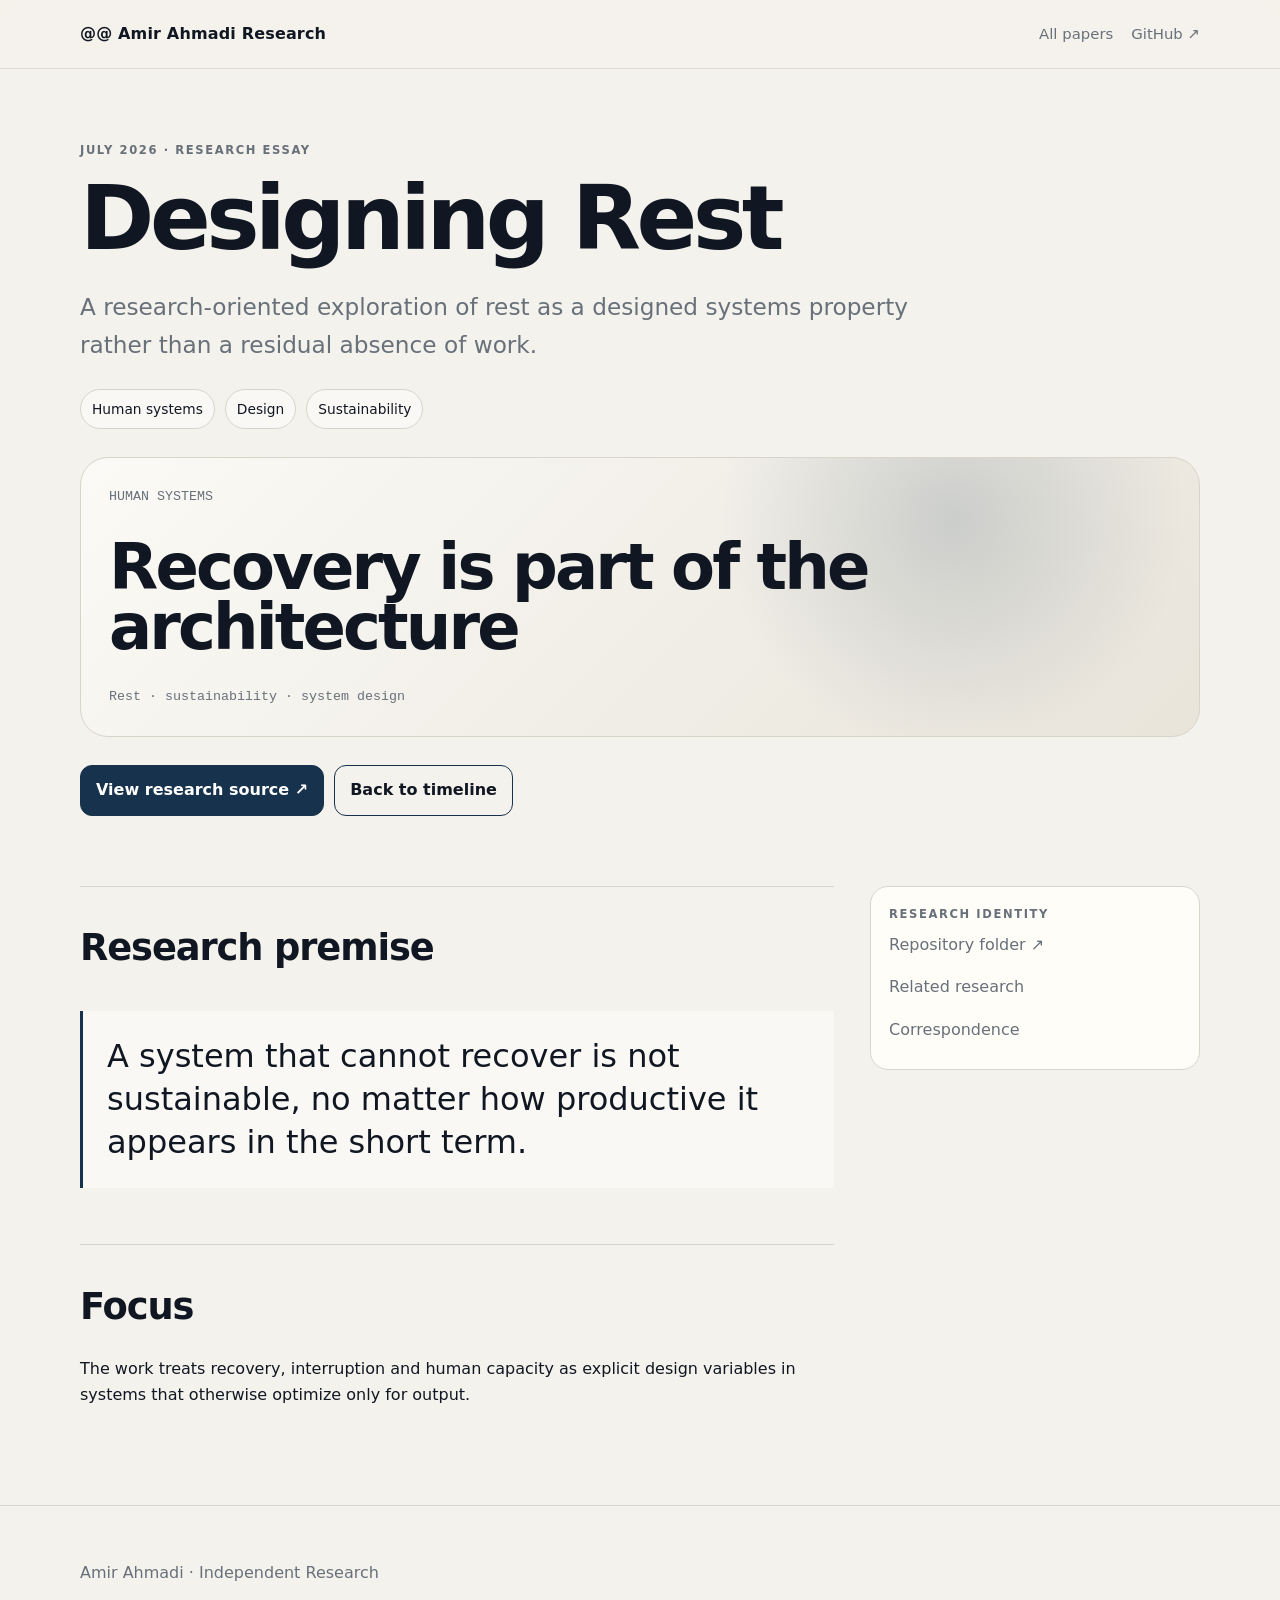
<file: site/papers/designing-rest/index.html>
<!doctype html><html lang="en"><head><meta charset="utf-8"><meta name="viewport" content="width=device-width,initial-scale=1"><title>Designing Rest</title><meta name="description" content="A research-oriented exploration of rest as a designed systems property."><link rel="stylesheet" href="../../assets/paper.css"></head><body><header class="top"><div class="shell nav"><a class="brand" href="../../index.html">@@ Amir Ahmadi Research</a><nav class="navlinks"><a href="../../index.html#papers">All papers</a><a href="https://github.com/axamir/amir-ahmadi-research-papers/tree/main/papers/2026-designing-rest" target="_blank">GitHub ↗</a></nav></div></header><main class="shell"><section class="hero"><div class="eyebrow">July 2026 · Research essay</div><h1>Designing Rest</h1><p class="dek">A research-oriented exploration of rest as a designed systems property rather than a residual absence of work.</p><div class="meta"><span class="pill">Human systems</span><span class="pill">Design</span><span class="pill">Sustainability</span></div><div class="cover"><small>HUMAN SYSTEMS</small><strong>Recovery is part of the architecture</strong><small>Rest · sustainability · system design</small></div><div class="actions"><a class="btn primary" href="https://github.com/axamir/amir-ahmadi-research-papers/tree/main/papers/2026-designing-rest" target="_blank">View research source ↗</a><a class="btn" href="../../index.html#papers">Back to timeline</a></div></section><div class="grid"><article class="paper"><section><h2>Research premise</h2><p class="quote">A system that cannot recover is not sustainable, no matter how productive it appears in the short term.</p></section><section><h2>Focus</h2><p>The work treats recovery, interruption and human capacity as explicit design variables in systems that otherwise optimize only for output.</p></section></article><aside class="side"><div class="eyebrow">Research identity</div><a href="https://github.com/axamir/amir-ahmadi-research-papers/tree/main/papers/2026-designing-rest" target="_blank">Repository folder ↗</a><a href="../../index.html#map">Related research</a><a href="../../index.html#contact">Correspondence</a></aside></div></main><footer><div class="shell">Amir Ahmadi · Independent Research</div></footer></body></html>
</file>
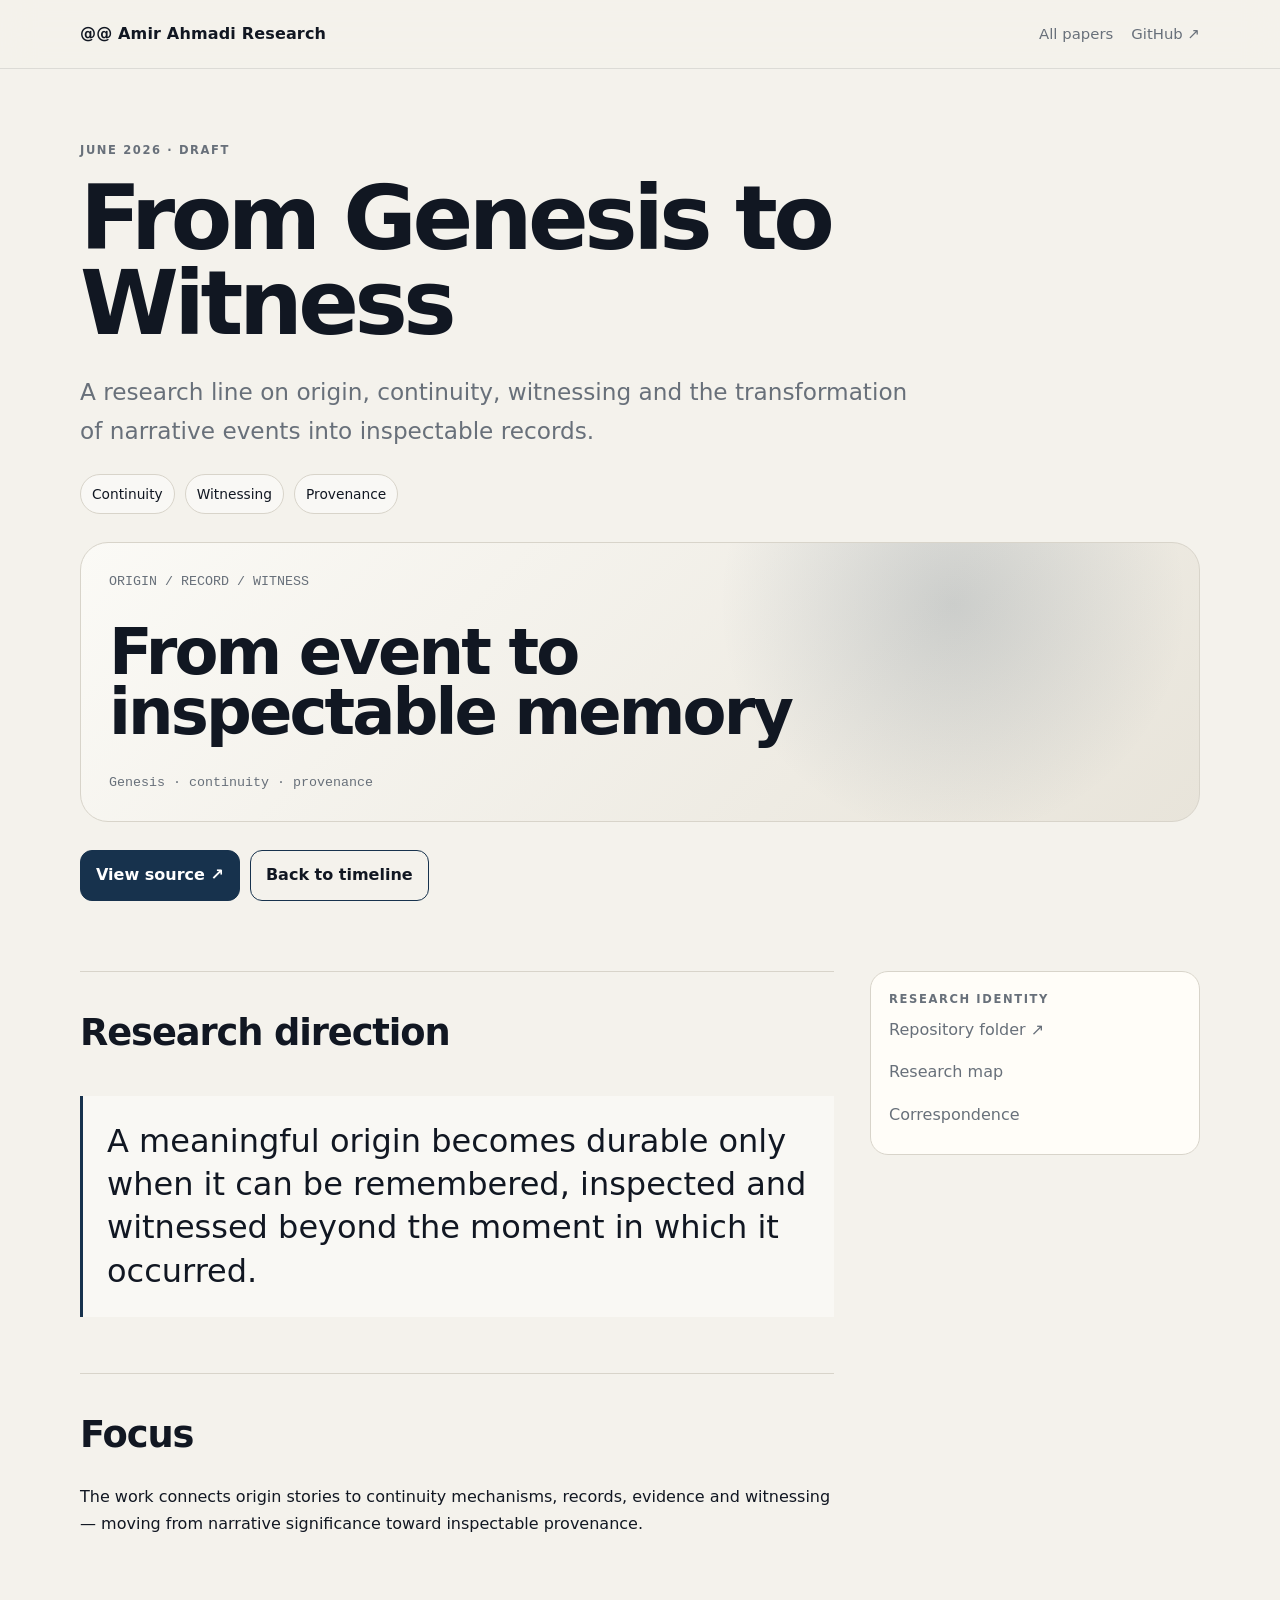
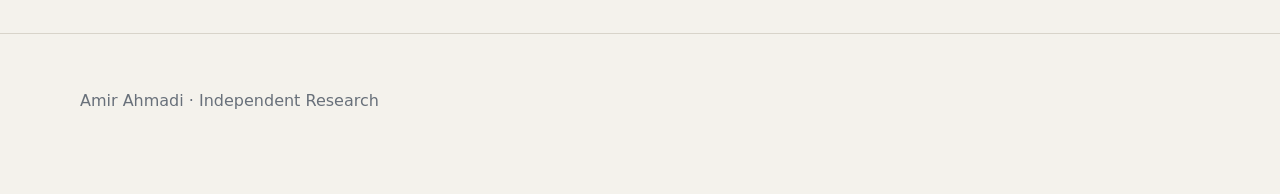
<file: site/papers/from-genesis-to-witness/index.html>
<!doctype html><html lang="en"><head><meta charset="utf-8"><meta name="viewport" content="width=device-width,initial-scale=1"><title>From Genesis to Witness</title><meta name="description" content="A research line on origin, continuity, witnessing and provenance."><link rel="stylesheet" href="../../assets/paper.css"></head><body><header class="top"><div class="shell nav"><a class="brand" href="../../index.html">@@ Amir Ahmadi Research</a><nav class="navlinks"><a href="../../index.html#papers">All papers</a><a href="https://github.com/axamir/amir-ahmadi-research-papers/tree/main/papers/2026-from-genesis-to-witness" target="_blank">GitHub ↗</a></nav></div></header><main class="shell"><section class="hero"><div class="eyebrow">June 2026 · Draft</div><h1>From Genesis to Witness</h1><p class="dek">A research line on origin, continuity, witnessing and the transformation of narrative events into inspectable records.</p><div class="meta"><span class="pill">Continuity</span><span class="pill">Witnessing</span><span class="pill">Provenance</span></div><div class="cover"><small>ORIGIN / RECORD / WITNESS</small><strong>From event to inspectable memory</strong><small>Genesis · continuity · provenance</small></div><div class="actions"><a class="btn primary" href="https://github.com/axamir/amir-ahmadi-research-papers/tree/main/papers/2026-from-genesis-to-witness" target="_blank">View source ↗</a><a class="btn" href="../../index.html#papers">Back to timeline</a></div></section><div class="grid"><article class="paper"><section><h2>Research direction</h2><p class="quote">A meaningful origin becomes durable only when it can be remembered, inspected and witnessed beyond the moment in which it occurred.</p></section><section><h2>Focus</h2><p>The work connects origin stories to continuity mechanisms, records, evidence and witnessing — moving from narrative significance toward inspectable provenance.</p></section></article><aside class="side"><div class="eyebrow">Research identity</div><a href="https://github.com/axamir/amir-ahmadi-research-papers/tree/main/papers/2026-from-genesis-to-witness" target="_blank">Repository folder ↗</a><a href="../../index.html#map">Research map</a><a href="../../index.html#contact">Correspondence</a></aside></div></main><footer><div class="shell">Amir Ahmadi · Independent Research</div></footer></body></html>
</file>
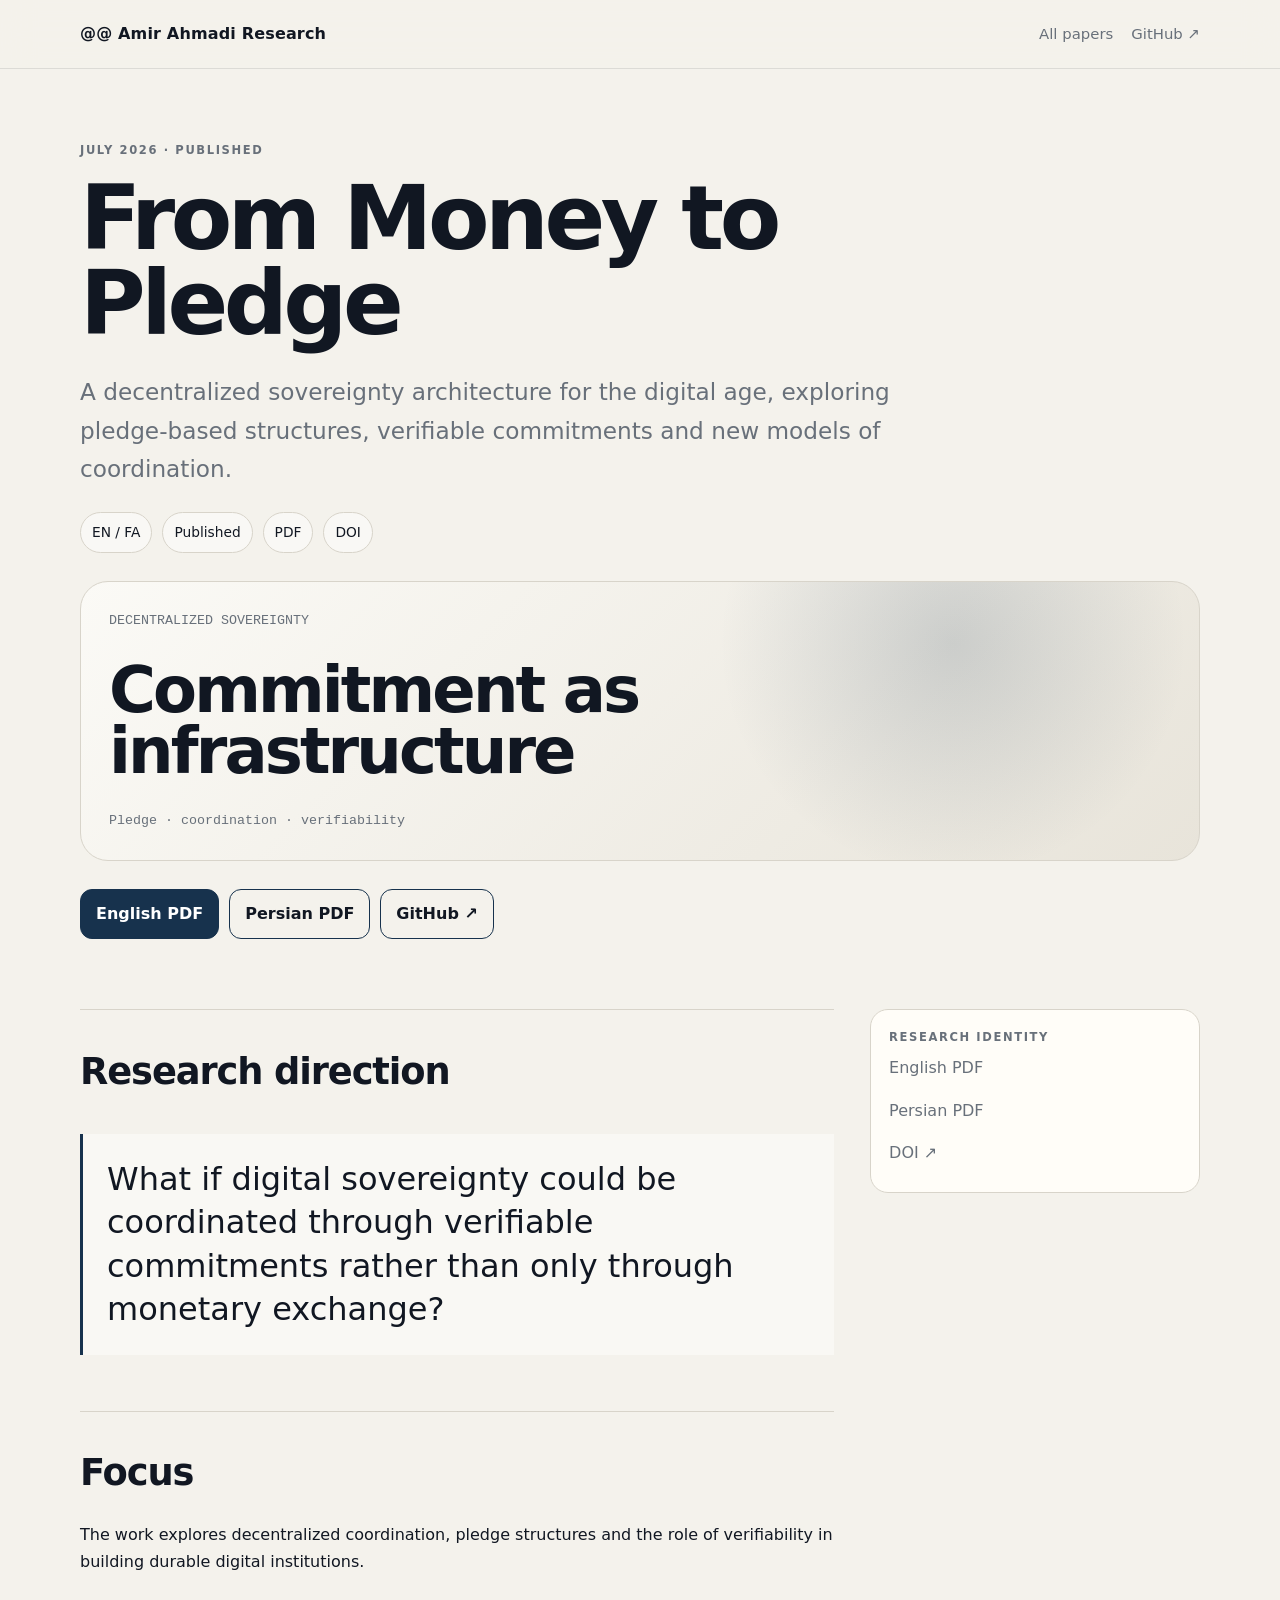
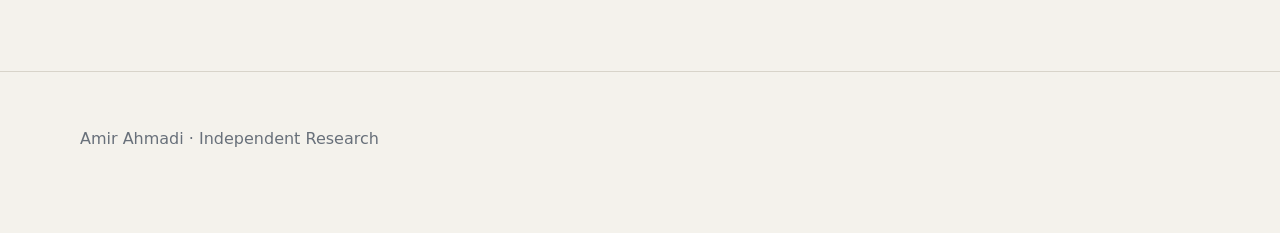
<file: site/papers/from-money-to-pledge/index.html>
<!doctype html><html lang="en"><head><meta charset="utf-8"><meta name="viewport" content="width=device-width,initial-scale=1"><title>From Money to Pledge</title><meta name="description" content="A decentralized sovereignty architecture for the digital age."><link rel="stylesheet" href="../../assets/paper.css"></head><body><header class="top"><div class="shell nav"><a class="brand" href="../../index.html">@@ Amir Ahmadi Research</a><nav class="navlinks"><a href="../../index.html#papers">All papers</a><a href="https://github.com/axamir/amir-ahmadi-research-papers/tree/main/papers/2026-from-pledge-to-sovereignty" target="_blank">GitHub ↗</a></nav></div></header><main class="shell"><section class="hero"><div class="eyebrow">July 2026 · Published</div><h1>From Money to Pledge</h1><p class="dek">A decentralized sovereignty architecture for the digital age, exploring pledge-based structures, verifiable commitments and new models of coordination.</p><div class="meta"><span class="pill">EN / FA</span><span class="pill">Published</span><span class="pill">PDF</span><span class="pill">DOI</span></div><div class="cover"><small>DECENTRALIZED SOVEREIGNTY</small><strong>Commitment as infrastructure</strong><small>Pledge · coordination · verifiability</small></div><div class="actions"><a class="btn primary" href="../../../papers/2026-from-pledge-to-sovereignty/paper.en.pdf">English PDF</a><a class="btn" href="../../../papers/2026-from-pledge-to-sovereignty/paper.fa.pdf">Persian PDF</a><a class="btn" href="https://github.com/axamir/amir-ahmadi-research-papers/tree/main/papers/2026-from-pledge-to-sovereignty" target="_blank">GitHub ↗</a></div></section><div class="grid"><article class="paper"><section><h2>Research direction</h2><p class="quote">What if digital sovereignty could be coordinated through verifiable commitments rather than only through monetary exchange?</p></section><section><h2>Focus</h2><p>The work explores decentralized coordination, pledge structures and the role of verifiability in building durable digital institutions.</p></section></article><aside class="side"><div class="eyebrow">Research identity</div><a href="../../../papers/2026-from-pledge-to-sovereignty/paper.en.pdf">English PDF</a><a href="../../../papers/2026-from-pledge-to-sovereignty/paper.fa.pdf">Persian PDF</a><a href="https://doi.org/10.5281/zenodo.21206302" target="_blank">DOI ↗</a></aside></div></main><footer><div class="shell">Amir Ahmadi · Independent Research</div></footer></body></html>
</file>
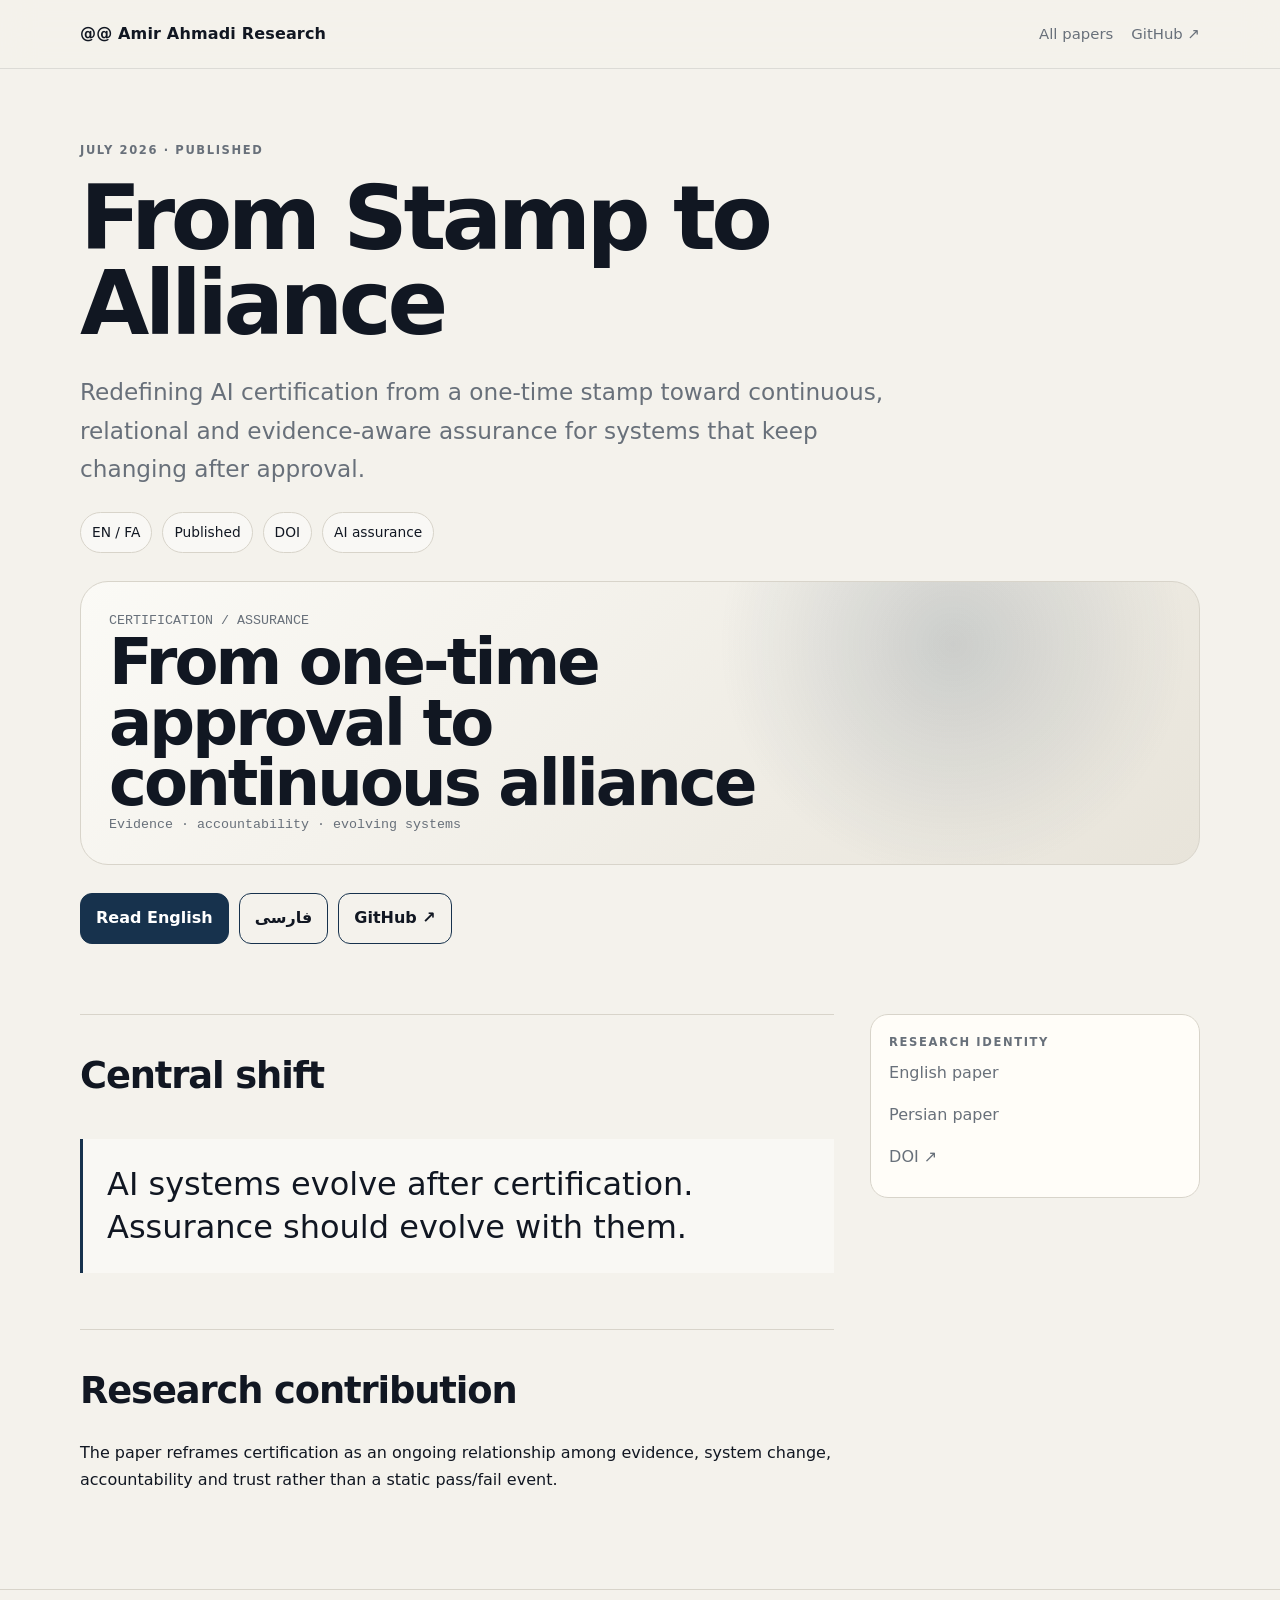
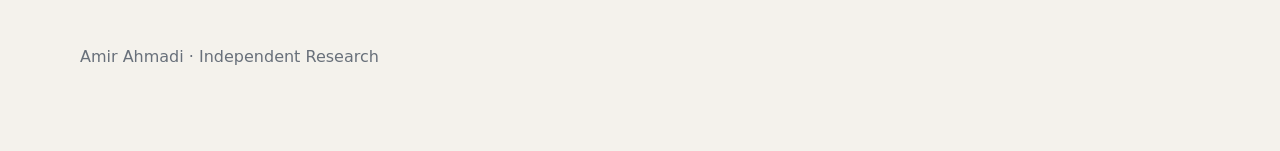
<file: site/papers/from-stamp-to-alliance/index.html>
<!doctype html><html lang="en"><head><meta charset="utf-8"><meta name="viewport" content="width=device-width,initial-scale=1"><title>From Stamp to Alliance</title><meta name="description" content="Redefining AI certification as continuous, relational and evidence-aware assurance."><link rel="stylesheet" href="../../assets/paper.css"></head><body><header class="top"><div class="shell nav"><a class="brand" href="../../index.html">@@ Amir Ahmadi Research</a><nav class="navlinks"><a href="../../index.html#papers">All papers</a><a href="https://github.com/axamir/amir-ahmadi-research-papers/tree/main/papers/2026-from-stamp-to-alliance" target="_blank">GitHub ↗</a></nav></div></header><main class="shell"><section class="hero"><div class="eyebrow">July 2026 · Published</div><h1>From Stamp to Alliance</h1><p class="dek">Redefining AI certification from a one-time stamp toward continuous, relational and evidence-aware assurance for systems that keep changing after approval.</p><div class="meta"><span class="pill">EN / FA</span><span class="pill">Published</span><span class="pill">DOI</span><span class="pill">AI assurance</span></div><div class="cover"><small>CERTIFICATION / ASSURANCE</small><strong>From one-time approval to continuous alliance</strong><small>Evidence · accountability · evolving systems</small></div><div class="actions"><a class="btn primary" href="../../../papers/2026-from-stamp-to-alliance/paper.en.md">Read English</a><a class="btn" href="../../../papers/2026-from-stamp-to-alliance/paper.fa.md">فارسی</a><a class="btn" href="https://github.com/axamir/amir-ahmadi-research-papers/tree/main/papers/2026-from-stamp-to-alliance" target="_blank">GitHub ↗</a></div></section><div class="grid"><article class="paper"><section><h2>Central shift</h2><p class="quote">AI systems evolve after certification. Assurance should evolve with them.</p></section><section><h2>Research contribution</h2><p>The paper reframes certification as an ongoing relationship among evidence, system change, accountability and trust rather than a static pass/fail event.</p></section></article><aside class="side"><div class="eyebrow">Research identity</div><a href="../../../papers/2026-from-stamp-to-alliance/paper.en.md">English paper</a><a href="../../../papers/2026-from-stamp-to-alliance/paper.fa.md">Persian paper</a><a href="https://doi.org/10.5281/zenodo.21206302" target="_blank">DOI ↗</a></aside></div></main><footer><div class="shell">Amir Ahmadi · Independent Research</div></footer></body></html>
</file>
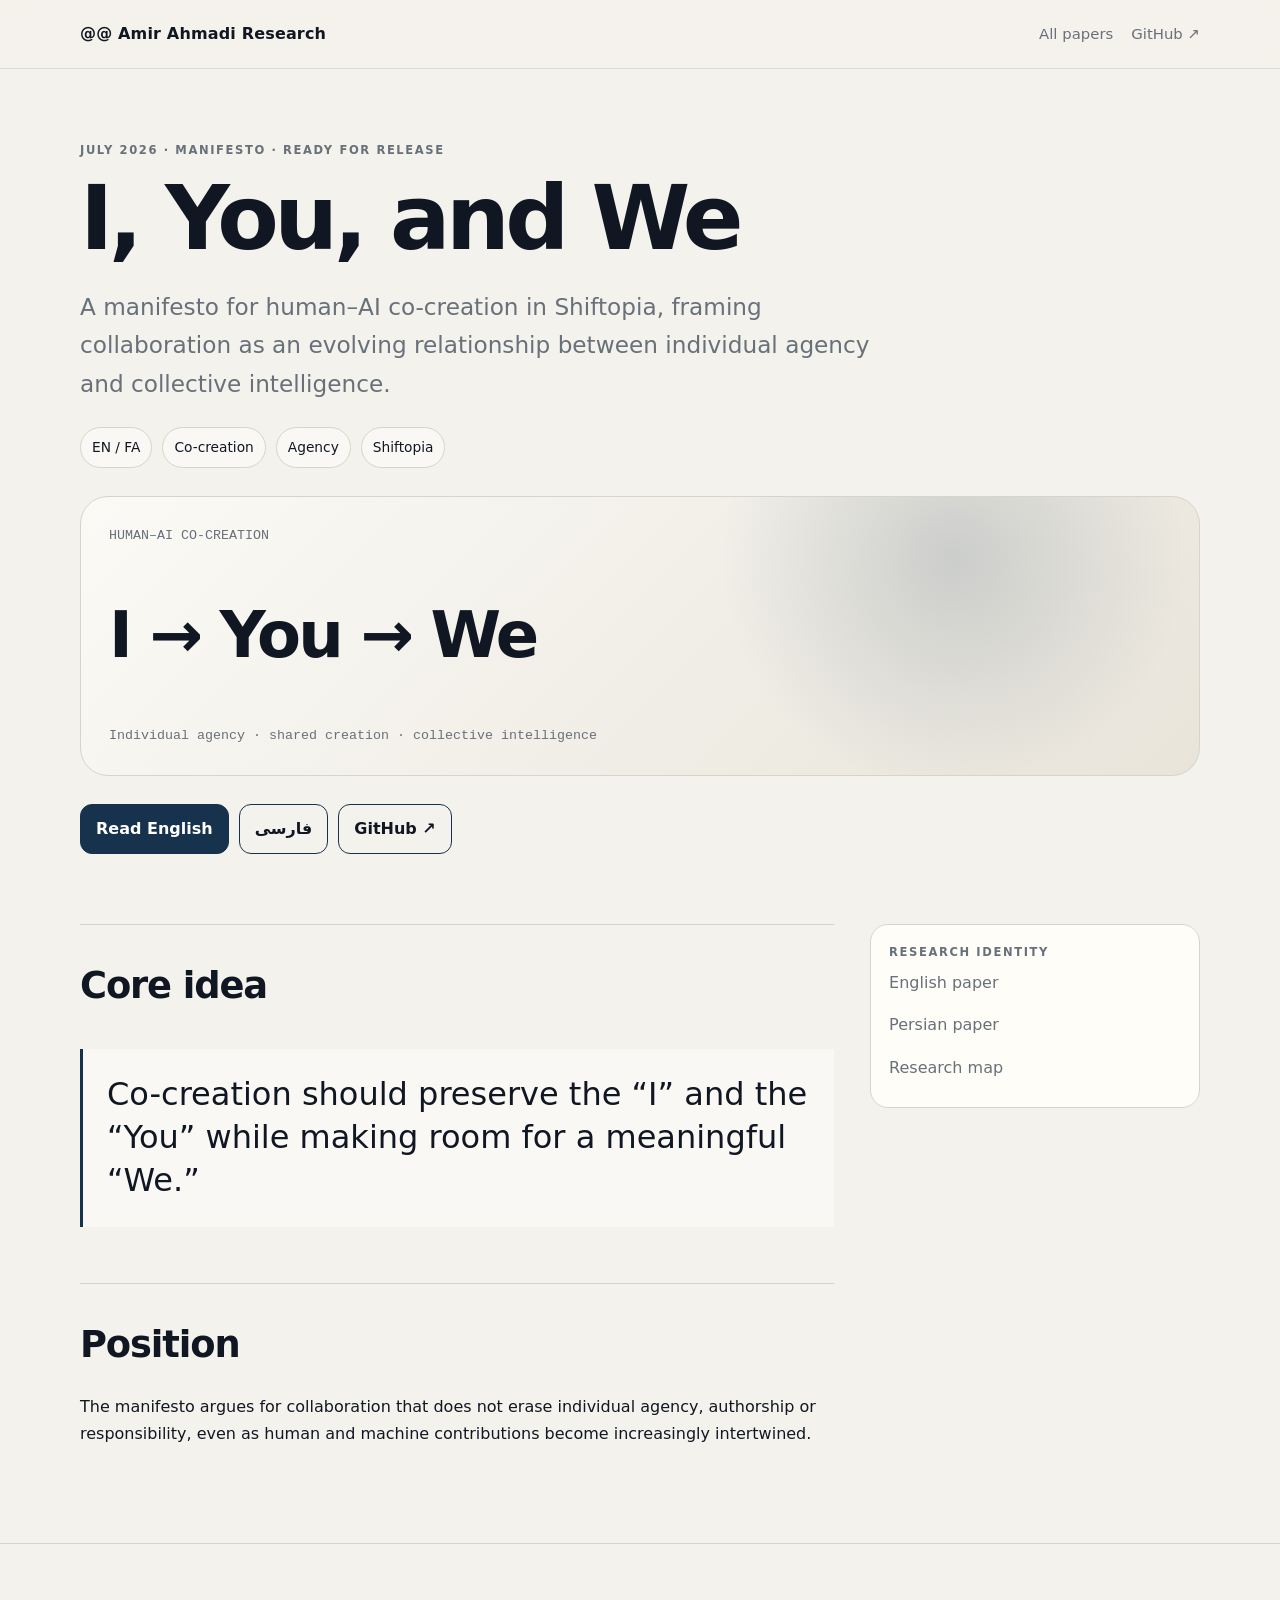
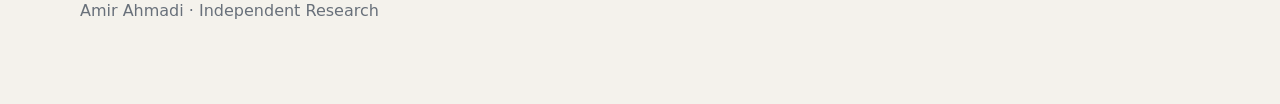
<file: site/papers/i-you-and-we/index.html>
<!doctype html><html lang="en"><head><meta charset="utf-8"><meta name="viewport" content="width=device-width,initial-scale=1"><title>I, You, and We</title><meta name="description" content="A manifesto for human–AI co-creation in Shiftopia."><link rel="stylesheet" href="../../assets/paper.css"></head><body><header class="top"><div class="shell nav"><a class="brand" href="../../index.html">@@ Amir Ahmadi Research</a><nav class="navlinks"><a href="../../index.html#papers">All papers</a><a href="https://github.com/axamir/amir-ahmadi-research-papers/tree/main/papers/2026-human-ai-co-creation-manifesto" target="_blank">GitHub ↗</a></nav></div></header><main class="shell"><section class="hero"><div class="eyebrow">July 2026 · Manifesto · Ready for release</div><h1>I, You, and We</h1><p class="dek">A manifesto for human–AI co-creation in Shiftopia, framing collaboration as an evolving relationship between individual agency and collective intelligence.</p><div class="meta"><span class="pill">EN / FA</span><span class="pill">Co-creation</span><span class="pill">Agency</span><span class="pill">Shiftopia</span></div><div class="cover"><small>HUMAN–AI CO-CREATION</small><strong>I → You → We</strong><small>Individual agency · shared creation · collective intelligence</small></div><div class="actions"><a class="btn primary" href="../../../papers/2026-human-ai-co-creation-manifesto/paper.en.md">Read English</a><a class="btn" href="../../../papers/2026-human-ai-co-creation-manifesto/paper.fa.md">فارسی</a><a class="btn" href="https://github.com/axamir/amir-ahmadi-research-papers/tree/main/papers/2026-human-ai-co-creation-manifesto" target="_blank">GitHub ↗</a></div></section><div class="grid"><article class="paper"><section><h2>Core idea</h2><p class="quote">Co-creation should preserve the “I” and the “You” while making room for a meaningful “We.”</p></section><section><h2>Position</h2><p>The manifesto argues for collaboration that does not erase individual agency, authorship or responsibility, even as human and machine contributions become increasingly intertwined.</p></section></article><aside class="side"><div class="eyebrow">Research identity</div><a href="../../../papers/2026-human-ai-co-creation-manifesto/paper.en.md">English paper</a><a href="../../../papers/2026-human-ai-co-creation-manifesto/paper.fa.md">Persian paper</a><a href="../../index.html#map">Research map</a></aside></div></main><footer><div class="shell">Amir Ahmadi · Independent Research</div></footer></body></html>
</file>
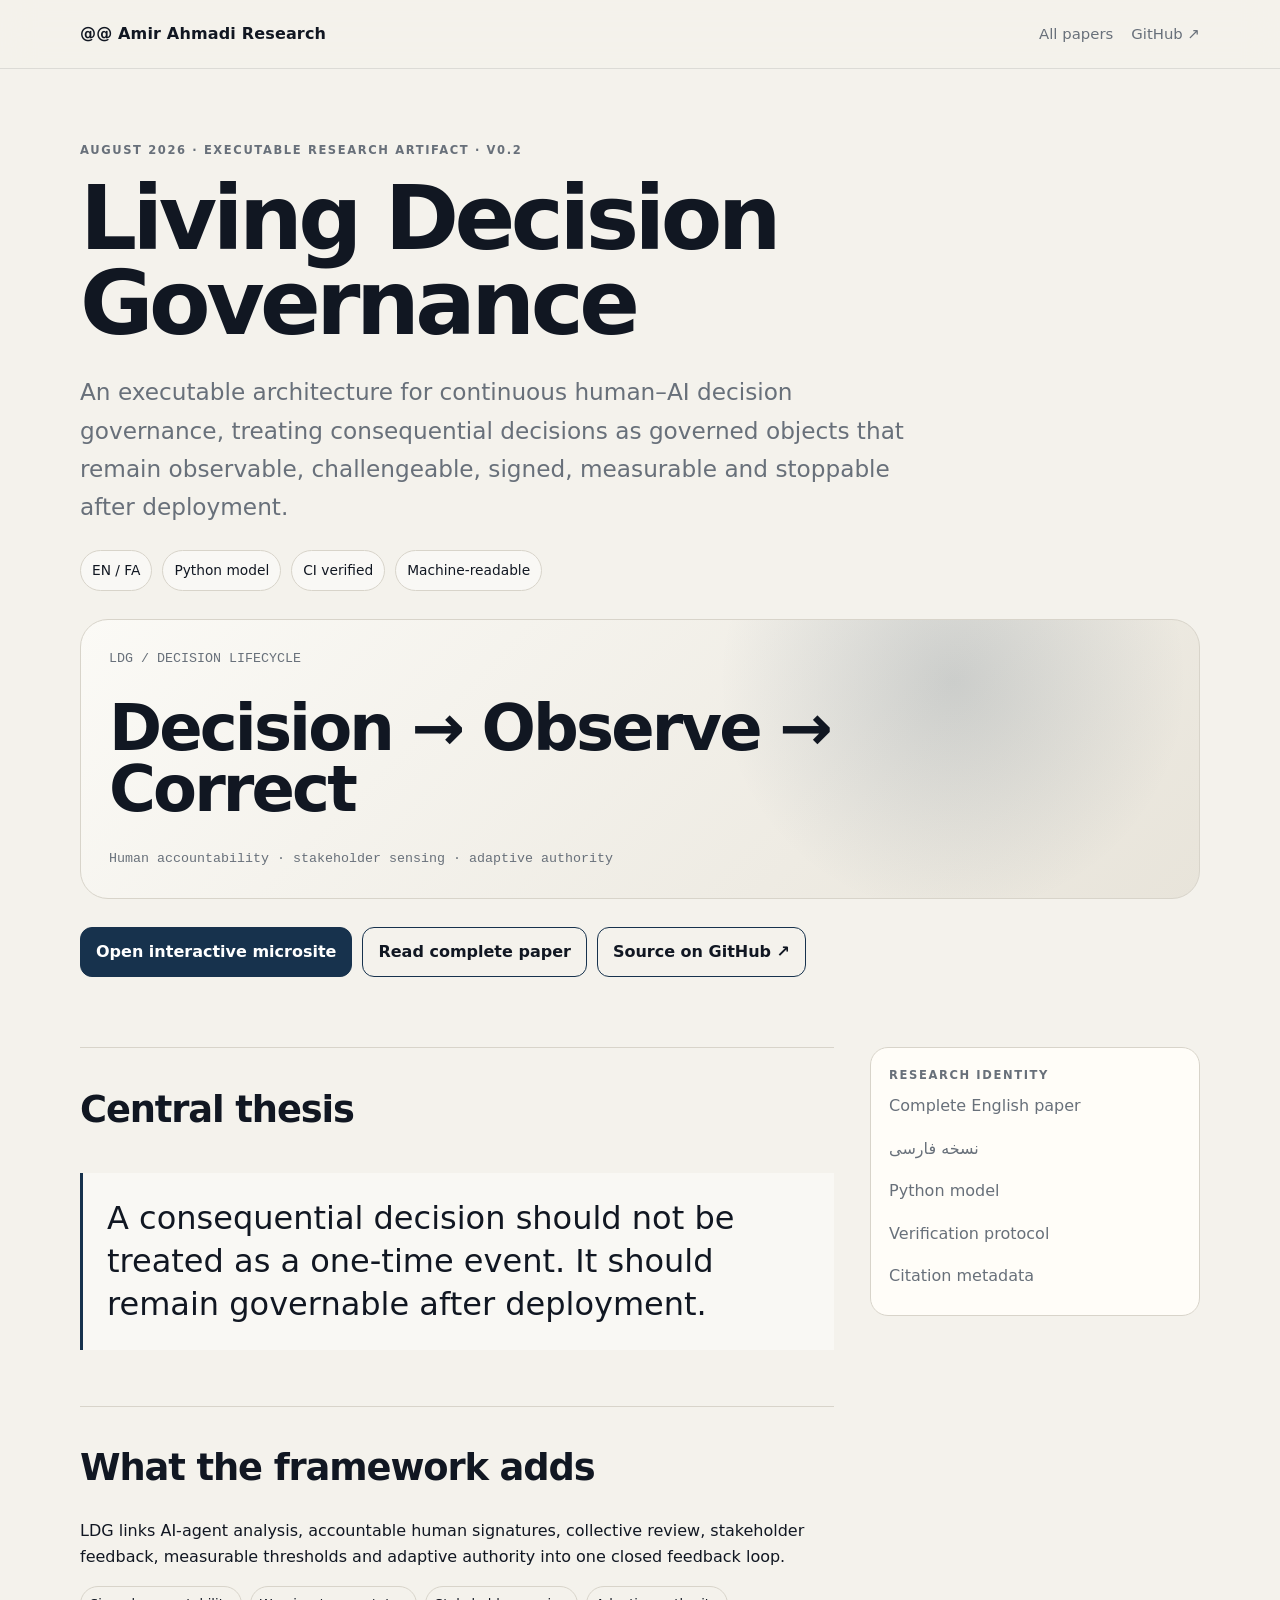
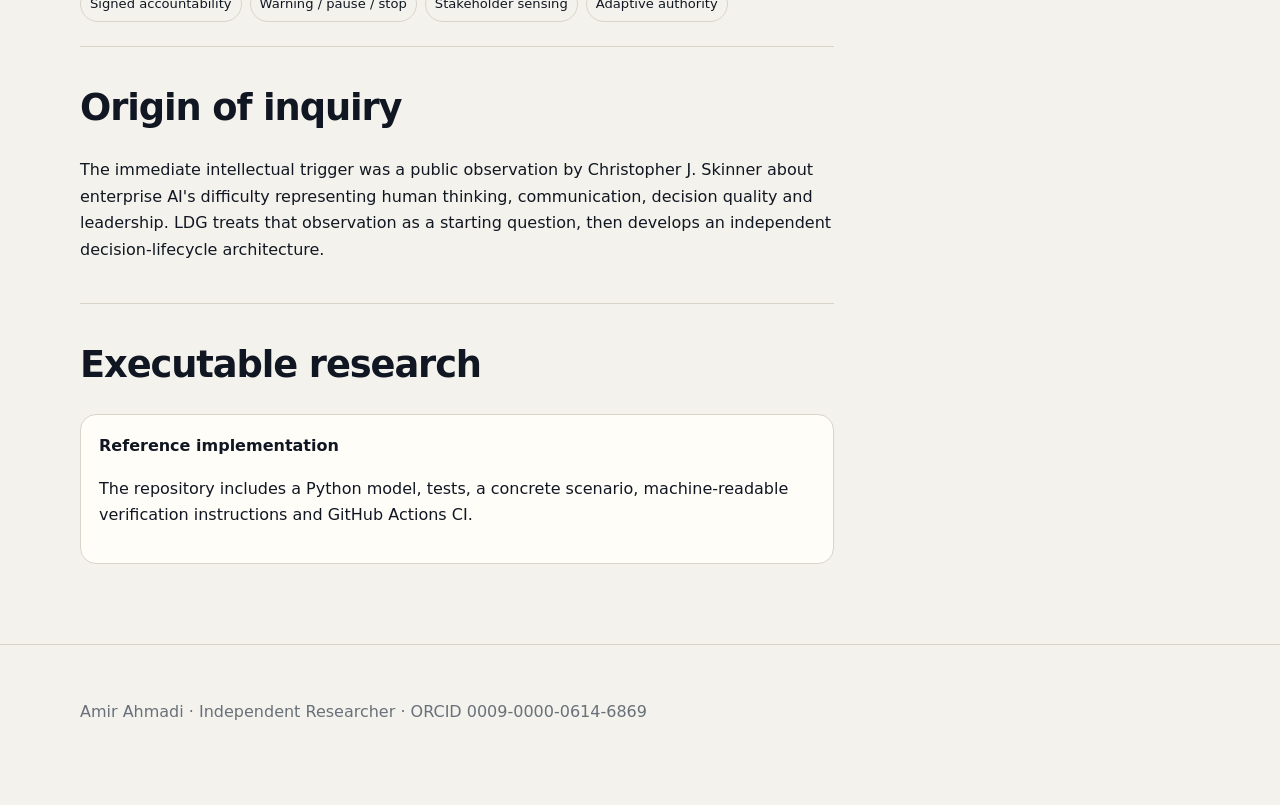
<file: site/papers/living-decision-governance/index.html>
<!doctype html><html lang="en"><head><meta charset="utf-8"><meta name="viewport" content="width=device-width,initial-scale=1"><title>Living Decision Governance — Amir Ahmadi Research</title><meta name="description" content="Living Decision Governance: an executable architecture for continuous human–AI decision governance."><link rel="stylesheet" href="../../assets/paper.css"></head><body><header class="top"><div class="shell nav"><a class="brand" href="../../index.html">@@ Amir Ahmadi Research</a><nav class="navlinks"><a href="../../index.html#papers">All papers</a><a href="https://github.com/axamir/amir-ahmadi-research-papers/tree/main/papers/2026-living-decision-governance" target="_blank">GitHub ↗</a></nav></div></header><main class="shell"><section class="hero"><div class="eyebrow">August 2026 · Executable research artifact · v0.2</div><h1>Living Decision Governance</h1><p class="dek">An executable architecture for continuous human–AI decision governance, treating consequential decisions as governed objects that remain observable, challengeable, signed, measurable and stoppable after deployment.</p><div class="meta"><span class="pill">EN / FA</span><span class="pill">Python model</span><span class="pill">CI verified</span><span class="pill">Machine-readable</span></div><div class="cover"><small>LDG / DECISION LIFECYCLE</small><strong>Decision → Observe → Correct</strong><small>Human accountability · stakeholder sensing · adaptive authority</small></div><div class="actions"><a class="btn primary" href="../../../papers/2026-living-decision-governance/website/index.html">Open interactive microsite</a><a class="btn" href="../../../papers/2026-living-decision-governance/LDG_COMPLETE.md">Read complete paper</a><a class="btn" href="https://github.com/axamir/amir-ahmadi-research-papers/tree/main/papers/2026-living-decision-governance" target="_blank">Source on GitHub ↗</a></div></section><div class="grid"><article class="paper"><section><h2>Central thesis</h2><p class="quote">A consequential decision should not be treated as a one-time event. It should remain governable after deployment.</p></section><section><h2>What the framework adds</h2><p>LDG links AI-agent analysis, accountable human signatures, collective review, stakeholder feedback, measurable thresholds and adaptive authority into one closed feedback loop.</p><div class="chips"><span class="chip">Signed accountability</span><span class="chip">Warning / pause / stop</span><span class="chip">Stakeholder sensing</span><span class="chip">Adaptive authority</span></div></section><section><h2>Origin of inquiry</h2><p>The immediate intellectual trigger was a public observation by Christopher J. Skinner about enterprise AI's difficulty representing human thinking, communication, decision quality and leadership. LDG treats that observation as a starting question, then develops an independent decision-lifecycle architecture.</p></section><section><h2>Executable research</h2><div class="sourcebox"><strong>Reference implementation</strong><p>The repository includes a Python model, tests, a concrete scenario, machine-readable verification instructions and GitHub Actions CI.</p></div></section></article><aside class="side"><div class="eyebrow">Research identity</div><a href="../../../papers/2026-living-decision-governance/LDG_COMPLETE.md">Complete English paper</a><a href="../../../papers/2026-living-decision-governance/LDG_COMPLETE.fa.md">نسخه فارسی</a><a href="../../../papers/2026-living-decision-governance/src/ldg_v02.py">Python model</a><a href="../../../papers/2026-living-decision-governance/machine-readable/verification-protocol.json">Verification protocol</a><a href="../../../papers/2026-living-decision-governance/CITATION.cff">Citation metadata</a></aside></div></main><footer><div class="shell">Amir Ahmadi · Independent Researcher · ORCID 0009-0000-0614-6869</div></footer></body></html>
</file>
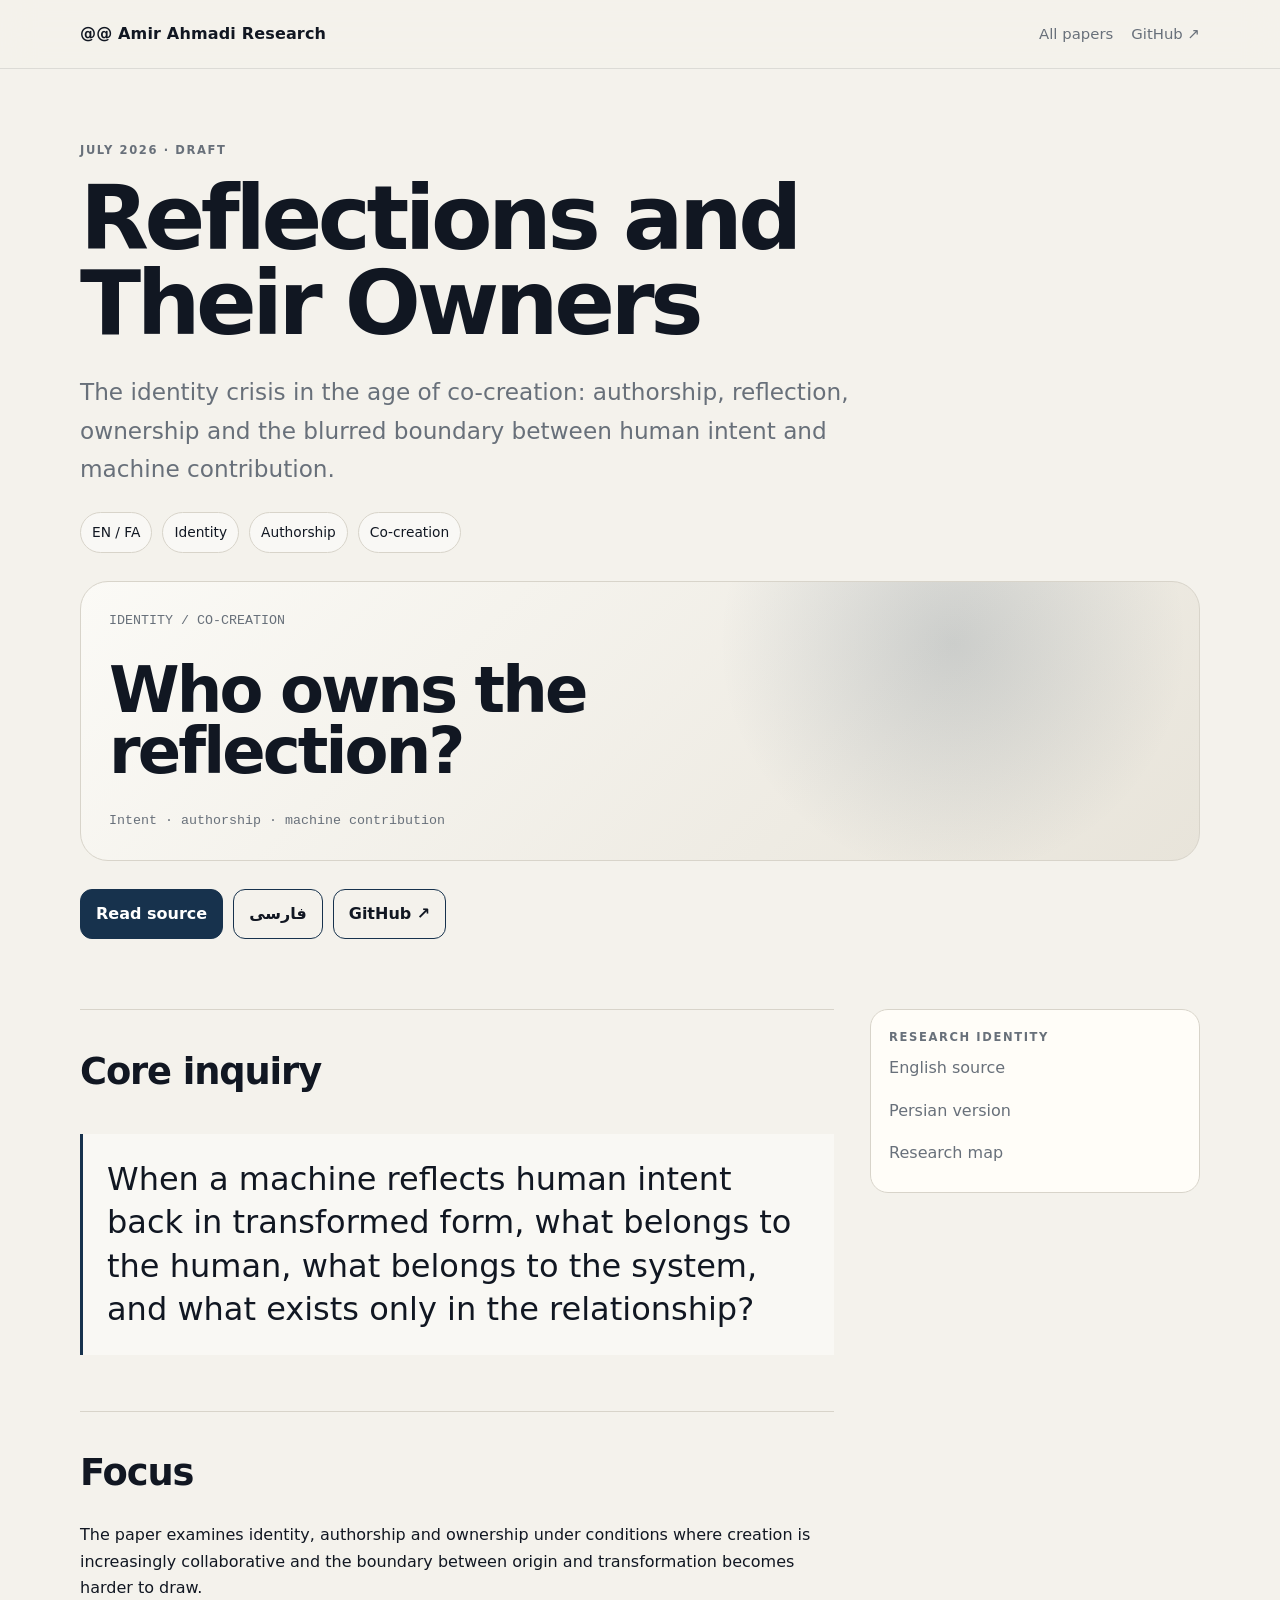
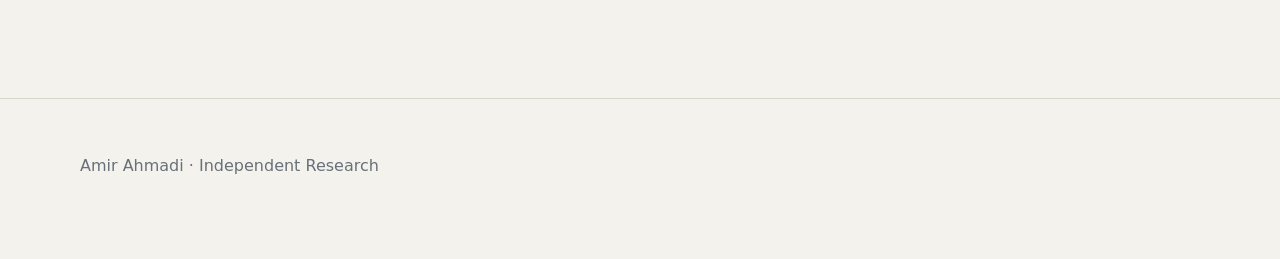
<file: site/papers/reflections-and-their-owners/index.html>
<!doctype html><html lang="en"><head><meta charset="utf-8"><meta name="viewport" content="width=device-width,initial-scale=1"><title>Reflections and Their Owners</title><meta name="description" content="The identity crisis in the age of human–AI co-creation."><link rel="stylesheet" href="../../assets/paper.css"></head><body><header class="top"><div class="shell nav"><a class="brand" href="../../index.html">@@ Amir Ahmadi Research</a><nav class="navlinks"><a href="../../index.html#papers">All papers</a><a href="https://github.com/axamir/amir-ahmadi-research-papers/tree/main/papers/2026-reflections-and-their-owners" target="_blank">GitHub ↗</a></nav></div></header><main class="shell"><section class="hero"><div class="eyebrow">July 2026 · Draft</div><h1>Reflections and Their Owners</h1><p class="dek">The identity crisis in the age of co-creation: authorship, reflection, ownership and the blurred boundary between human intent and machine contribution.</p><div class="meta"><span class="pill">EN / FA</span><span class="pill">Identity</span><span class="pill">Authorship</span><span class="pill">Co-creation</span></div><div class="cover"><small>IDENTITY / CO-CREATION</small><strong>Who owns the reflection?</strong><small>Intent · authorship · machine contribution</small></div><div class="actions"><a class="btn primary" href="../../../papers/2026-reflections-and-their-owners/paper.md">Read source</a><a class="btn" href="../../../papers/2026-reflections-and-their-owners/paper.fa.md">فارسی</a><a class="btn" href="https://github.com/axamir/amir-ahmadi-research-papers/tree/main/papers/2026-reflections-and-their-owners" target="_blank">GitHub ↗</a></div></section><div class="grid"><article class="paper"><section><h2>Core inquiry</h2><p class="quote">When a machine reflects human intent back in transformed form, what belongs to the human, what belongs to the system, and what exists only in the relationship?</p></section><section><h2>Focus</h2><p>The paper examines identity, authorship and ownership under conditions where creation is increasingly collaborative and the boundary between origin and transformation becomes harder to draw.</p></section></article><aside class="side"><div class="eyebrow">Research identity</div><a href="../../../papers/2026-reflections-and-their-owners/paper.md">English source</a><a href="../../../papers/2026-reflections-and-their-owners/paper.fa.md">Persian version</a><a href="../../index.html#map">Research map</a></aside></div></main><footer><div class="shell">Amir Ahmadi · Independent Research</div></footer></body></html>
</file>
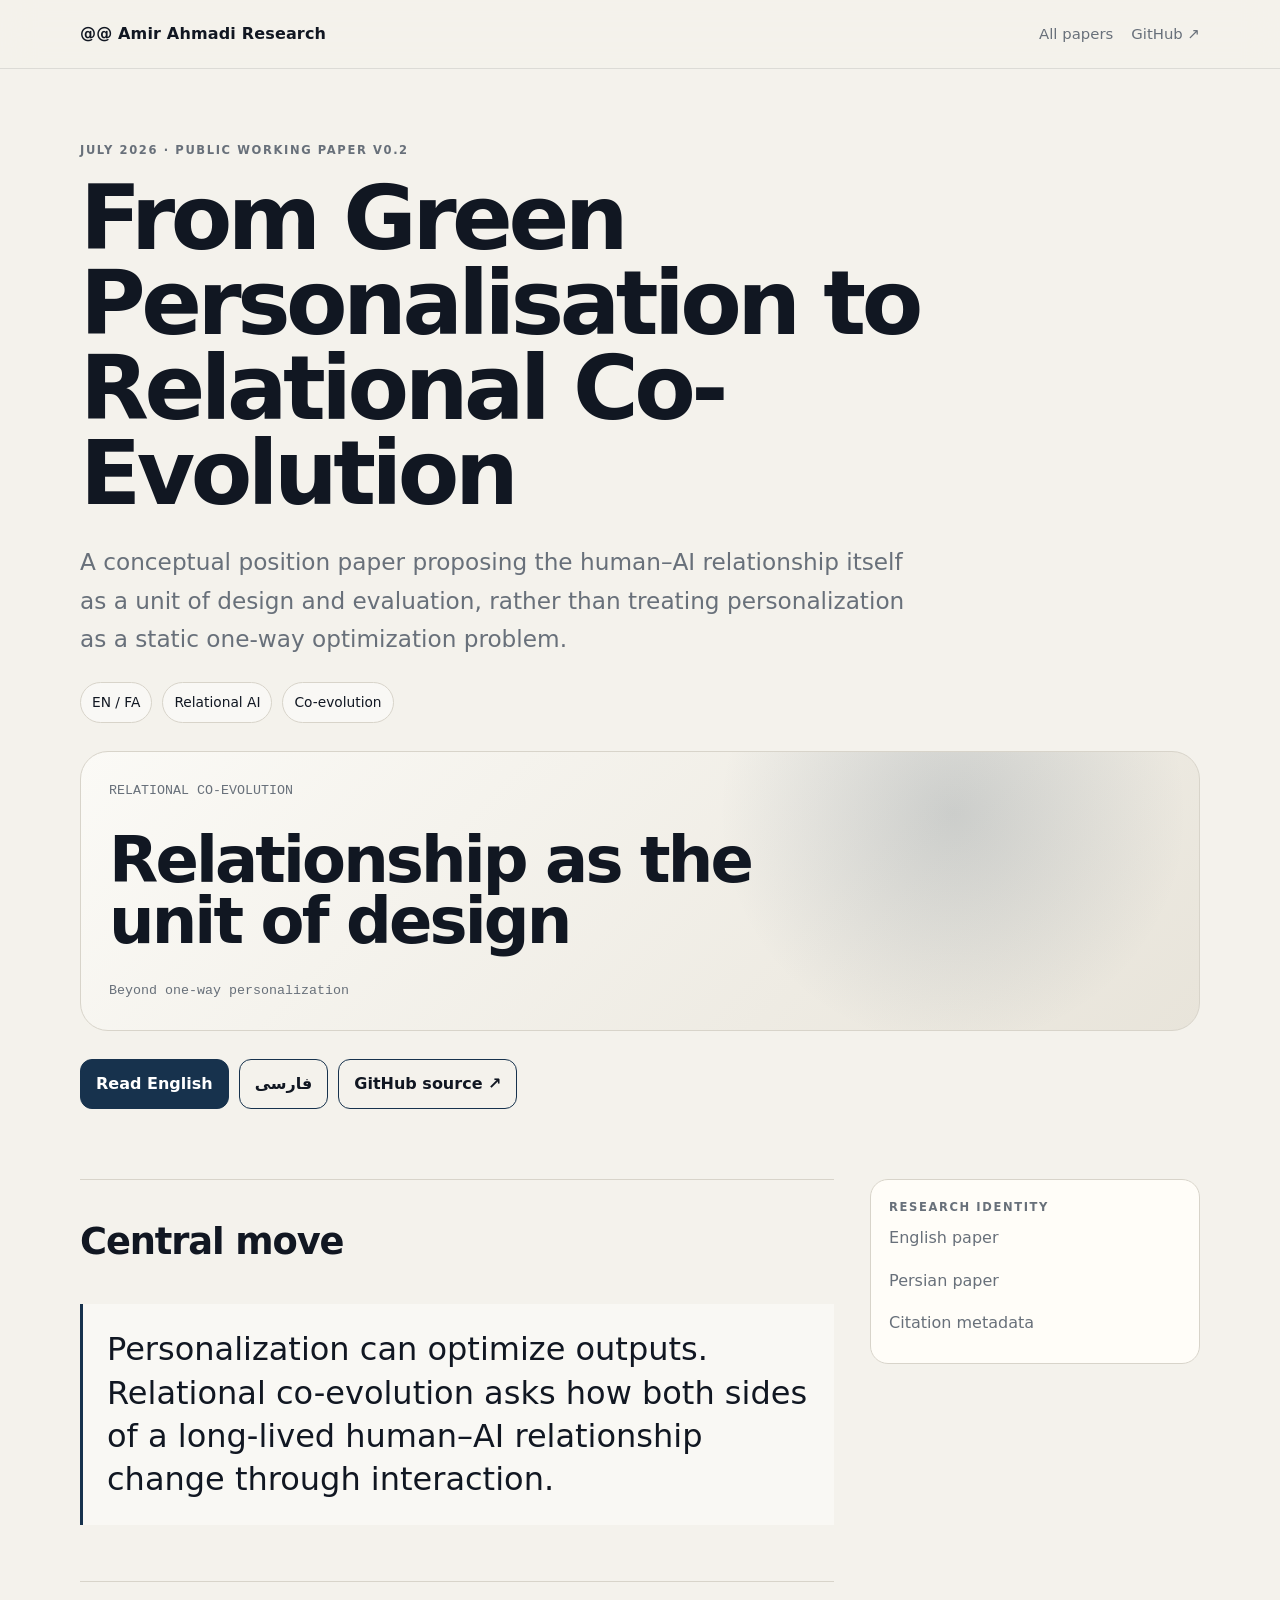
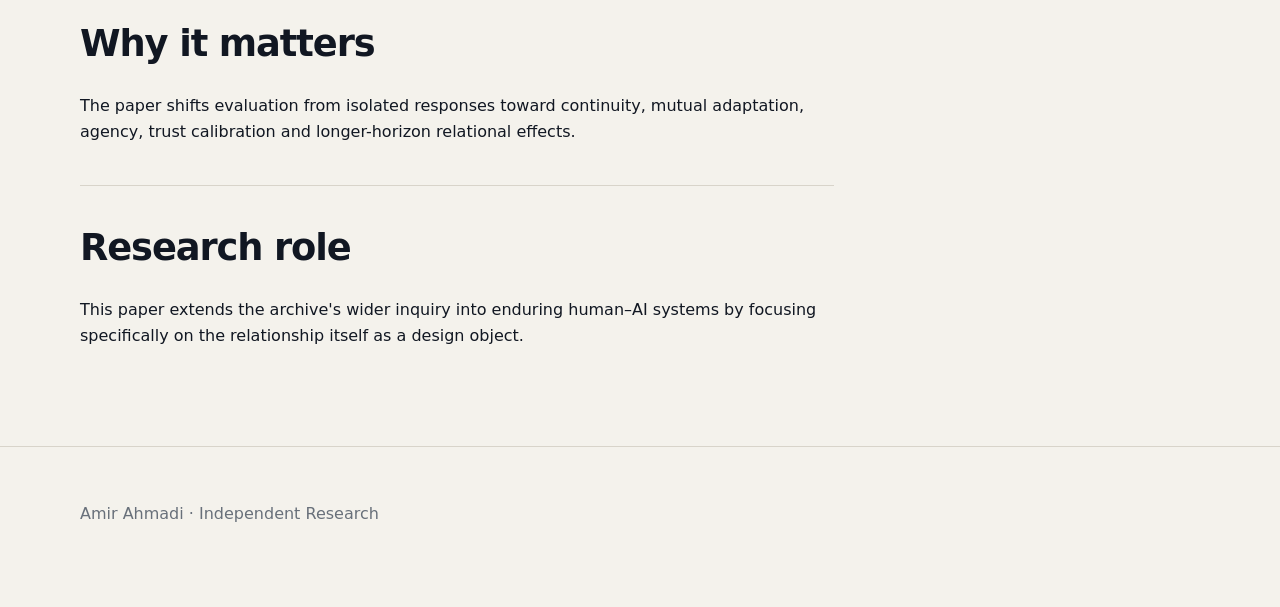
<file: site/papers/relational-co-evolution/index.html>
<!doctype html><html lang="en"><head><meta charset="utf-8"><meta name="viewport" content="width=device-width,initial-scale=1"><title>From Green Personalisation to Relational Co-Evolution</title><meta name="description" content="A public working paper proposing the human–AI relationship as a unit of design and evaluation."><link rel="stylesheet" href="../../assets/paper.css"></head><body><header class="top"><div class="shell nav"><a class="brand" href="../../index.html">@@ Amir Ahmadi Research</a><nav class="navlinks"><a href="../../index.html#papers">All papers</a><a href="https://github.com/axamir/amir-ahmadi-research-papers/tree/main/papers/2026-relational-co-evolution" target="_blank">GitHub ↗</a></nav></div></header><main class="shell"><section class="hero"><div class="eyebrow">July 2026 · Public Working Paper v0.2</div><h1>From Green Personalisation to Relational Co-Evolution</h1><p class="dek">A conceptual position paper proposing the human–AI relationship itself as a unit of design and evaluation, rather than treating personalization as a static one-way optimization problem.</p><div class="meta"><span class="pill">EN / FA</span><span class="pill">Relational AI</span><span class="pill">Co-evolution</span></div><div class="cover"><small>RELATIONAL CO-EVOLUTION</small><strong>Relationship as the unit of design</strong><small>Beyond one-way personalization</small></div><div class="actions"><a class="btn primary" href="../../../papers/2026-relational-co-evolution/paper.en.md">Read English</a><a class="btn" href="../../../papers/2026-relational-co-evolution/paper.fa.md">فارسی</a><a class="btn" href="https://github.com/axamir/amir-ahmadi-research-papers/tree/main/papers/2026-relational-co-evolution" target="_blank">GitHub source ↗</a></div></section><div class="grid"><article class="paper"><section><h2>Central move</h2><p class="quote">Personalization can optimize outputs. Relational co-evolution asks how both sides of a long-lived human–AI relationship change through interaction.</p></section><section><h2>Why it matters</h2><p>The paper shifts evaluation from isolated responses toward continuity, mutual adaptation, agency, trust calibration and longer-horizon relational effects.</p></section><section><h2>Research role</h2><p>This paper extends the archive's wider inquiry into enduring human–AI systems by focusing specifically on the relationship itself as a design object.</p></section></article><aside class="side"><div class="eyebrow">Research identity</div><a href="../../../papers/2026-relational-co-evolution/paper.en.md">English paper</a><a href="../../../papers/2026-relational-co-evolution/paper.fa.md">Persian paper</a><a href="../../../papers/2026-relational-co-evolution/CITATION.cff">Citation metadata</a></aside></div></main><footer><div class="shell">Amir Ahmadi · Independent Research</div></footer></body></html>
</file>
<file: site/assets/styles.css>
:root{
  --bg:#f4f2ec;--surface:#fbfaf7;--ink:#101316;--muted:#687078;--line:#d8d5cd;
  --accent:#162d3a;--accent2:#7c9aa3;--warm:#9b7653;--good:#315b49;--shadow:0 18px 55px rgba(24,31,35,.08);
  --radius-xl:28px;--radius-lg:20px;--radius-md:14px;--max:1320px;
}
*{box-sizing:border-box}html{scroll-behavior:smooth}body{margin:0;background:var(--bg);color:var(--ink);font-family:Inter,ui-sans-serif,system-ui,-apple-system,BlinkMacSystemFont,"Segoe UI",sans-serif;line-height:1.55;-webkit-font-smoothing:antialiased}a{color:inherit}img{max-width:100%;display:block}.shell{width:min(calc(100% - 40px),var(--max));margin:auto}.topbar{position:sticky;top:0;z-index:40;background:rgba(244,242,236,.86);backdrop-filter:blur(18px);border-bottom:1px solid rgba(16,19,22,.08)}.nav{height:72px;display:flex;align-items:center;justify-content:space-between;gap:18px}.brand{display:flex;align-items:center;gap:12px;text-decoration:none}.brand-mark{width:34px;height:34px;border-radius:10px;border:1px solid #bec3c4;display:grid;place-items:center;background:linear-gradient(145deg,#fcfcf8,#dedbd3);font-weight:800;letter-spacing:-.06em}.brand-copy{display:grid;line-height:1.05}.brand-copy strong{font-size:.92rem}.brand-copy span{font-size:.72rem;color:var(--muted);letter-spacing:.11em;text-transform:uppercase;margin-top:3px}.navlinks{display:flex;align-items:center;gap:22px}.navlinks a{text-decoration:none;font-size:.9rem;color:#394047}.navlinks a:hover{color:#000}.menu-btn{display:none;border:0;background:transparent;padding:8px;font-size:1.2rem}.command-box{height:36px;min-width:180px;max-width:240px;border:1px solid #c9c8c2;border-radius:11px;background:rgba(255,255,255,.48);display:flex;align-items:center;gap:8px;padding:0 10px;transition:border-color .2s ease,box-shadow .2s ease,background .2s ease}.command-box:focus-within{background:#fff;border-color:#748892;box-shadow:0 0 0 3px rgba(80,105,116,.12)}.command-box input{width:100%;min-width:0;border:0;outline:0;background:transparent;color:#253038;font:500 .78rem/1 ui-monospace,SFMono-Regular,Menlo,monospace}.command-box input::placeholder{color:#8c9396}.command-mark,.command-hint{color:#7f898d;font-size:.72rem;flex:0 0 auto}.command-error{animation:commandShake .24s linear}@keyframes commandShake{25%{transform:translateX(-3px)}50%{transform:translateX(3px)}75%{transform:translateX(-2px)}}.hero{padding:104px 0 72px}.hero-grid{display:grid;grid-template-columns:minmax(0,1.35fr) minmax(300px,.65fr);gap:64px;align-items:end}.eyebrow{text-transform:uppercase;letter-spacing:.18em;font-size:.74rem;color:#55636b;font-weight:700}.hero h1{font-family:Georgia,"Times New Roman",serif;font-weight:500;letter-spacing:-.045em;line-height:.94;font-size:clamp(4rem,8vw,7.6rem);margin:16px 0 28px;max-width:980px}.hero h1 em{font-style:normal;color:#455d68}.lead{font-size:clamp(1.08rem,1.7vw,1.34rem);color:#525b62;max-width:760px}.hero-meta{border-top:1px solid var(--line);padding-top:22px;display:grid;gap:16px}.meta-row{display:flex;justify-content:space-between;gap:18px;font-size:.88rem}.meta-row span:first-child{color:var(--muted)}.meta-row a{text-decoration:none;border-bottom:1px solid #aeb5b5}.section{padding:72px 0}.section-head{display:flex;align-items:end;justify-content:space-between;gap:24px;margin-bottom:30px}.section-head h2{font-family:Georgia,"Times New Roman",serif;font-size:clamp(2.2rem,4vw,4.1rem);letter-spacing:-.04em;font-weight:500;margin:0}.section-head p{color:var(--muted);max-width:560px;margin:0}.toolbar{display:flex;gap:10px;flex-wrap:wrap;margin:20px 0 34px}.chip{appearance:none;border:1px solid #cac7c0;background:#f8f7f3;padding:9px 13px;border-radius:999px;font-size:.84rem;cursor:pointer}.chip.active,.chip:hover{background:#192b35;color:white;border-color:#192b35}.timeline{position:relative}.timeline:before{content:"";position:absolute;left:78px;top:4px;bottom:0;width:1px;background:linear-gradient(to bottom,#bac1c0 0%,#d8d5cd 82%,transparent 100%)}.entry{display:grid;grid-template-columns:62px 1fr;gap:34px;padding:0 0 46px;position:relative}.entry-date{font-size:.72rem;text-transform:uppercase;letter-spacing:.12em;color:#707981;text-align:right;padding-top:14px;font-weight:700}.entry-date:after{content:"";position:absolute;left:72px;top:16px;width:12px;height:12px;border-radius:50%;background:var(--bg);border:2px solid #49606b;box-shadow:0 0 0 5px rgba(73,96,107,.06)}.paper-card{display:grid;grid-template-columns:minmax(260px,.74fr) minmax(0,1.26fr);background:rgba(251,250,247,.92);border:1px solid #d8d6cf;border-radius:30px;overflow:hidden;box-shadow:0 1px 0 rgba(255,255,255,.9) inset,0 10px 30px rgba(27,34,38,.025);transition:transform .28s cubic-bezier(.2,.7,.2,1),box-shadow .28s ease,border-color .28s ease}.paper-card:hover{transform:translateY(-5px);box-shadow:0 24px 70px rgba(24,31,35,.095);border-color:#bebbb2}.paper-card.has-page{cursor:pointer}.paper-card.has-page:focus-visible{outline:3px solid #6f8d9b;outline-offset:5px}.cover{min-height:340px;position:relative;overflow:hidden;padding:29px;display:flex;flex-direction:column;justify-content:space-between;color:white;isolation:isolate}.cover:before,.cover:after{content:"";position:absolute;border-radius:50%;opacity:.55;pointer-events:none}.cover:before{width:270px;height:270px;right:-80px;top:-60px;border:1px solid rgba(255,255,255,.25)}.cover:after{width:150px;height:150px;left:-45px;bottom:-35px;border:1px solid rgba(255,255,255,.18)}.cover.ldg{background:radial-gradient(circle at 72% 25%,#9dcec9 0 2%,transparent 2.5%),linear-gradient(145deg,#101b25,#163b49 55%,#315a55)}.cover.relation{background:linear-gradient(150deg,#261c2d,#704b64 55%,#c49a82)}.cover.hacs{background:linear-gradient(145deg,#0f2427,#315b57 55%,#9bb8a9)}.cover.reflect{background:linear-gradient(145deg,#161923,#353b5c 58%,#9c8caa)}.cover.stamp{background:linear-gradient(145deg,#2b241f,#7c624a 55%,#d0af77)}.cover.pledge{background:linear-gradient(145deg,#121d24,#325267 50%,#a98d5b)}.cover.manifesto{background:linear-gradient(145deg,#17151b,#5b4056 50%,#ad7a72)}.cover.rest{background:linear-gradient(145deg,#172026,#49666a 50%,#abc5ba)}.cover.chapter{background:linear-gradient(145deg,#181b22,#455266 52%,#a8a497)}.cover.genesis{background:linear-gradient(145deg,#171a1d,#544638 52%,#b58a58)}.cover.beyond{background:linear-gradient(145deg,#10161c,#2d495f 50%,#7da7aa)}.cover-kicker,.cover-code{position:relative;z-index:1;font-size:.69rem;letter-spacing:.17em;text-transform:uppercase;color:rgba(255,255,255,.78);font-weight:650}.cover-title{position:relative;z-index:1;font-family:Georgia,"Times New Roman",serif;font-size:clamp(2rem,3.1vw,3.25rem);line-height:.95;letter-spacing:-.045em;max-width:94%;text-wrap:balance}.paper-body{padding:34px 36px 30px;display:flex;flex-direction:column;min-width:0}.paper-top{display:flex;justify-content:space-between;align-items:center;gap:16px}.status{font-size:.69rem;letter-spacing:.09em;text-transform:uppercase;border:1px solid #ccd0cd;border-radius:999px;padding:6px 10px;color:#56616a;background:rgba(255,255,255,.5);white-space:nowrap}.paper-body h3{font-family:Georgia,"Times New Roman",serif;font-size:clamp(1.82rem,3vw,2.85rem);font-weight:500;letter-spacing:-.04em;line-height:1.02;margin:24px 0 13px;text-wrap:balance}.subtitle{color:#596269;font-size:1rem;line-height:1.68;max-width:740px}.tags{display:flex;gap:7px;flex-wrap:wrap;margin:25px 0 21px}.tag{background:#efede7;border:1px solid #dfdcd4;border-radius:999px;padding:6px 10px;font-size:.74rem;color:#535b60}.badges{display:flex;gap:13px 18px;flex-wrap:wrap;padding-top:17px;border-top:1px solid #e2dfd8;font-size:.77rem;color:#576068}.badges span{display:inline-flex;align-items:center;gap:6px}.badges span:before{content:"";width:6px;height:6px;border-radius:50%;background:#476a5a;box-shadow:0 0 0 3px rgba(71,106,90,.06)}.actions{display:flex;gap:10px;flex-wrap:wrap;margin-top:auto;padding-top:25px}.btn{text-decoration:none;border:1px solid #1a303b;border-radius:11px;padding:10px 14px;font-size:.84rem;font-weight:700;display:inline-flex;align-items:center;gap:7px;transition:transform .18s ease,background .18s ease,border-color .18s ease}.btn.primary{background:#172d38;color:white}.btn.ghost{border-color:#c7c6c0;background:rgba(255,255,255,.4)}.btn:hover{transform:translateY(-1px)}.btn.primary:hover{background:#102630}.research-map{display:grid;grid-template-columns:repeat(3,1fr);gap:18px}.map-card{background:var(--surface);border:1px solid var(--line);border-radius:var(--radius-lg);padding:26px}.map-icon{width:38px;height:38px;border-radius:12px;background:#e9ece9;display:grid;place-items:center;margin-bottom:30px}.map-card h3{font-family:Georgia,"Times New Roman",serif;font-size:1.7rem;margin:0 0 10px;font-weight:500}.map-card p{color:var(--muted);font-size:.92rem}.map-links{display:grid;gap:8px;margin-top:20px}.map-links a{text-decoration:none;font-size:.86rem}.contact{padding:82px 0 100px}.contact-card{background:#12232c;color:#eef3f4;border-radius:32px;padding:54px;display:grid;grid-template-columns:1.15fr .85fr;gap:50px}.contact-card h2{font-family:Georgia,"Times New Roman",serif;font-size:clamp(2.5rem,5vw,5rem);line-height:.95;letter-spacing:-.045em;font-weight:500;margin:8px 0 22px}.contact-card p{color:#b9c7cc;max-width:650px}.contact-links{display:grid;gap:12px;align-content:center}.contact-link{display:flex;justify-content:space-between;align-items:center;gap:18px;padding:16px 0;border-bottom:1px solid rgba(255,255,255,.15);text-decoration:none}.contact-link small{color:#91a3aa}.footer{padding:28px 0 52px;border-top:1px solid var(--line);color:#6b7379;font-size:.82rem}.footer-row{display:flex;justify-content:space-between;gap:20px;flex-wrap:wrap}.mobile-only{display:none}
html[dir="rtl"] body{font-family:Vazirmatn,Tahoma,Arial,sans-serif}html[dir="rtl"] .brand{direction:ltr}html[dir="rtl"] .navlinks,html[dir="rtl"] .toolbar,html[dir="rtl"] .tags,html[dir="rtl"] .badges,html[dir="rtl"] .actions{direction:rtl}html[dir="rtl"] .hero h1,html[dir="rtl"] .section-head h2,html[dir="rtl"] .paper-body h3,html[dir="rtl"] .map-card h3,html[dir="rtl"] .contact-card h2{font-family:Vazirmatn,Tahoma,Arial,sans-serif;letter-spacing:0}html[dir="rtl"] .eyebrow,html[dir="rtl"] .status{letter-spacing:0;text-transform:none}html[dir="rtl"] .timeline:before{left:auto;right:78px}html[dir="rtl"] .entry{grid-template-columns:1fr 62px}html[dir="rtl"] .entry-date{grid-column:2;grid-row:1;text-align:left}html[dir="rtl"] .paper-card{grid-column:1;grid-row:1}html[dir="rtl"] .entry-date:after{left:auto;right:72px}html[dir="rtl"] .cover{text-align:right}html[dir="rtl"] .command-box{direction:ltr}
@media(max-width:980px){.hero-grid,.contact-card{grid-template-columns:1fr}.hero{padding-top:76px}.research-map{grid-template-columns:1fr 1fr}.paper-card{grid-template-columns:290px 1fr}.cover{min-height:305px}.command-box{min-width:150px}}
@media(max-width:760px){.shell{width:min(calc(100% - 28px),var(--max))}.navlinks{display:none;position:absolute;top:72px;left:0;right:0;background:rgba(244,242,236,.98);padding:18px 20px 24px;border-bottom:1px solid var(--line);flex-direction:column;align-items:flex-start}.navlinks.open{display:flex}.menu-btn{display:block}.command-box{margin-left:auto;min-width:132px;max-width:150px}.hero{padding:58px 0 48px}.hero h1{font-size:clamp(3.15rem,15vw,5.35rem)}.section{padding:52px 0}.section-head{align-items:flex-start;flex-direction:column}.timeline:before{left:9px}.entry{grid-template-columns:1fr;padding-left:30px;gap:10px;padding-bottom:34px}.entry-date{text-align:left;padding:0}.entry-date:after{left:4px;top:4px}.paper-card{grid-template-columns:1fr;border-radius:24px}.cover{min-height:245px}.paper-body{padding:27px 23px}.paper-body h3{font-size:2.05rem}.paper-top{align-items:flex-start;flex-wrap:wrap}.status{white-space:normal}.research-map{grid-template-columns:1fr}.contact-card{padding:34px 24px;border-radius:24px}.mobile-only{display:block}html[dir="rtl"] .timeline:before{right:9px;left:auto}html[dir="rtl"] .entry{grid-template-columns:1fr;padding-left:0;padding-right:30px}html[dir="rtl"] .entry-date{grid-column:1;grid-row:auto;text-align:right}html[dir="rtl"] .paper-card{grid-column:1;grid-row:auto}html[dir="rtl"] .entry-date:after{right:4px;left:auto}}
@media(max-width:520px){.command-box{min-width:118px;max-width:135px}.cover{min-height:225px;padding:22px}.cover-title{font-size:2.35rem}.paper-body{padding:23px 19px}.paper-body h3{font-size:1.9rem;line-height:1.08}.subtitle{font-size:.95rem;line-height:1.62}.badges{gap:10px 14px}.actions .btn{width:100%;justify-content:center}.hero h1{font-size:clamp(3rem,15vw,4.5rem)}}
@media(max-width:420px){.nav{height:64px}.brand-copy span{display:none}.brand-copy strong{display:none}.command-box{min-width:112px}.contact-card h2{font-size:2.65rem}.meta-row{flex-direction:column;gap:4px}.section-head h2{font-size:2.45rem}}
@media(prefers-reduced-motion:reduce){html{scroll-behavior:auto}.paper-card,.btn{transition:none!important}}
.cover.measure{background:radial-gradient(circle at 72% 25%,#c0dca8 0 2%,transparent 2.5%),linear-gradient(145deg,#10202b,#355c6a 55%,#708f72)}
.cover.continuity{background:linear-gradient(145deg,rgba(11,23,33,.88),rgba(39,71,84,.76)),url("https://raw.githubusercontent.com/axamir/amir-ahmadi-research-papers/main/papers/2026-continuity-governance/assets/cover.linkedin.en.png") center/cover}
.cover.tcsai{background:radial-gradient(circle at 72% 25%,#b9d9cf 0 2%,transparent 2.5%),linear-gradient(145deg,#111a20,#294c57 55%,#527b78)}
</file>
<file: site/assets/paper.css>
:root{--bg:#f4f2ec;--ink:#111722;--muted:#68707a;--line:#d8d4ca;--card:#fffdf8;--accent:#17324d;--soft:#ece8df}*{box-sizing:border-box}html{scroll-behavior:smooth}body{margin:0;background:var(--bg);color:var(--ink);font-family:Inter,ui-sans-serif,system-ui,-apple-system,BlinkMacSystemFont,"Segoe UI",sans-serif;line-height:1.65}a{color:inherit}.shell{width:min(1120px,calc(100% - 40px));margin:auto}.top{position:sticky;top:0;z-index:20;border-bottom:1px solid rgba(17,23,34,.1);background:rgba(244,242,236,.9);backdrop-filter:blur(16px)}.nav{height:68px;display:flex;align-items:center;justify-content:space-between;gap:20px}.brand{text-decoration:none;font-weight:800;letter-spacing:.01em}.navlinks{display:flex;gap:18px;align-items:center}.navlinks a{text-decoration:none;color:var(--muted);font-size:.93rem}.hero{padding:72px 0 42px}.eyebrow{text-transform:uppercase;letter-spacing:.14em;font-size:.72rem;font-weight:800;color:var(--muted)}h1{font-size:clamp(2.5rem,7vw,5.8rem);line-height:.95;letter-spacing:-.05em;max-width:980px;margin:.18em 0 .3em}.dek{font-size:clamp(1.1rem,2.2vw,1.45rem);color:var(--muted);max-width:840px}.meta{display:flex;flex-wrap:wrap;gap:10px;margin-top:24px}.pill{padding:8px 11px;border:1px solid var(--line);border-radius:999px;background:rgba(255,255,255,.45);font-size:.86rem}.cover{margin:28px 0 0;min-height:280px;border:1px solid var(--line);border-radius:28px;padding:28px;background:radial-gradient(circle at 78% 22%,rgba(23,50,77,.16),transparent 26%),linear-gradient(135deg,#fbfaf6,#e8e4da);display:flex;flex-direction:column;justify-content:space-between;overflow:hidden}.cover strong{font-size:clamp(2rem,5vw,4.8rem);line-height:.95;max-width:760px;letter-spacing:-.045em}.cover small{font-family:ui-monospace,SFMono-Regular,Menlo,monospace;color:var(--muted)}.actions{display:flex;flex-wrap:wrap;gap:10px;margin:28px 0}.btn{padding:11px 15px;border-radius:12px;border:1px solid var(--accent);text-decoration:none;font-weight:750}.btn.primary{background:var(--accent);color:white}.grid{display:grid;grid-template-columns:minmax(0,1.6fr) minmax(260px,.7fr);gap:36px;align-items:start}.paper section{padding:24px 0;border-top:1px solid var(--line)}h2{font-size:clamp(1.45rem,3vw,2.3rem);letter-spacing:-.03em;margin:.2em 0 .5em}.side{position:sticky;top:92px;border:1px solid var(--line);border-radius:18px;background:var(--card);padding:18px}.side a{display:block;padding:8px 0;text-decoration:none;color:var(--muted)}.side a:hover{color:var(--ink)}.quote{font-size:clamp(1.3rem,2.6vw,2rem);line-height:1.35;padding:24px;border-left:3px solid var(--accent);background:rgba(255,255,255,.42)}.chips{display:flex;flex-wrap:wrap;gap:8px}.chip{padding:6px 9px;border:1px solid var(--line);border-radius:999px;font-size:.82rem}.sourcebox{border:1px solid var(--line);border-radius:16px;padding:18px;background:var(--card)}footer{padding:54px 0 80px;border-top:1px solid var(--line);margin-top:56px;color:var(--muted)}
.reading-shell{max-width:1240px}.reading-hero{padding:76px 0 34px;border-bottom:1px solid var(--line)}.reading-hero h1{font-family:Georgia,"Times New Roman",serif;font-weight:500}.reading-note{font-size:1.08rem;color:var(--muted);max-width:800px}.reading-meta{display:flex;gap:10px 18px;flex-wrap:wrap;color:var(--muted);font-size:.86rem;margin-top:18px}.reading-cover{min-height:330px;margin:34px 0 48px;border-radius:30px;padding:32px;color:white;display:flex;flex-direction:column;justify-content:space-between;overflow:hidden;position:relative}.reading-cover:before{content:"";position:absolute;width:360px;height:360px;border:1px solid rgba(255,255,255,.2);border-radius:50%;right:-90px;top:-120px}.reading-cover span,.reading-cover small{position:relative;z-index:1;text-transform:uppercase;letter-spacing:.14em;font-size:.75rem;opacity:.78}.reading-cover strong{position:relative;z-index:1;font:500 clamp(2.4rem,6vw,5.6rem)/.95 Georgia,"Times New Roman",serif;letter-spacing:-.045em;max-width:900px}.reading-cover.ldg{background:linear-gradient(145deg,#101b25,#163b49 55%,#315a55)}.reading-cover.relation{background:linear-gradient(150deg,#261c2d,#704b64 55%,#c49a82)}.reading-cover.hacs{background:linear-gradient(145deg,#0f2427,#315b57 55%,#9bb8a9)}.reading-cover.reflect{background:linear-gradient(145deg,#161923,#353b5c 58%,#9c8caa)}.reading-cover.stamp{background:linear-gradient(145deg,#2b241f,#7c624a 55%,#d0af77)}.reading-cover.pledge{background:linear-gradient(145deg,#121d24,#325267 50%,#a98d5b)}.reading-cover.manifesto{background:linear-gradient(145deg,#17151b,#5b4056 50%,#ad7a72)}.reading-cover.rest{background:linear-gradient(145deg,#172026,#49666a 50%,#abc5ba)}.reading-cover.chapter{background:linear-gradient(145deg,#181b22,#455266 52%,#a8a497)}.reading-cover.genesis{background:linear-gradient(145deg,#171a1d,#544638 52%,#b58a58)}.reading-cover.beyond{background:linear-gradient(145deg,#10161c,#2d495f 50%,#7da7aa)}.paper-image-cover{margin:34px auto 48px;max-width:920px;border-radius:28px;overflow:hidden;border:1px solid var(--line);box-shadow:0 18px 60px rgba(20,28,34,.08);background:var(--card)}.paper-image-cover img{display:block;width:100%;height:auto}.reading-layout{display:grid;grid-template-columns:minmax(0,820px) minmax(220px,1fr);gap:54px;align-items:start}.markdown-body{background:rgba(255,253,248,.55);border:1px solid rgba(216,212,202,.75);border-radius:24px;padding:clamp(24px,5vw,58px);font-family:Georgia,"Times New Roman",serif;font-size:1.08rem;line-height:1.82;overflow-wrap:anywhere}.markdown-body>h1:first-child{font-size:clamp(2.2rem,5vw,4.2rem);margin-top:0}.markdown-body h1,.markdown-body h2,.markdown-body h3,.markdown-body h4{font-family:Georgia,"Times New Roman",serif;line-height:1.15;letter-spacing:-.025em;margin:1.65em 0 .65em}.markdown-body h2{font-size:2rem;border-top:1px solid var(--line);padding-top:1.2em}.markdown-body h3{font-size:1.45rem}.markdown-body p{margin:0 0 1.25em}.markdown-body ul,.markdown-body ol{padding-inline-start:1.5em;margin:0 0 1.4em}.markdown-body li{margin:.42em 0}.markdown-body blockquote{margin:1.8em 0;padding:1em 1.35em;border-inline-start:3px solid var(--accent);background:#f0eee7;color:#3f4850}.markdown-body code{font-family:ui-monospace,SFMono-Regular,Menlo,monospace;background:#ece9e1;padding:.12em .35em;border-radius:5px;font-size:.88em}.markdown-body pre{overflow:auto;background:#111b24;color:#edf3f5;padding:18px;border-radius:14px;line-height:1.5}.markdown-body pre code{background:transparent;padding:0}.markdown-body table{width:100%;border-collapse:collapse;margin:1.8em 0;font-family:Inter,system-ui,sans-serif;font-size:.9rem}.markdown-body th,.markdown-body td{border:1px solid var(--line);padding:10px 12px;text-align:start;vertical-align:top}.markdown-body th{background:#ebe8e0}.markdown-body img{max-width:100%;height:auto;border-radius:14px;margin:1.8em auto;display:block}.markdown-body hr{border:0;border-top:1px solid var(--line);margin:2.4em 0}.markdown-body a{text-decoration-thickness:1px;text-underline-offset:3px}.reading-side{position:sticky;top:92px}.side-card{border:1px solid var(--line);border-radius:18px;background:var(--card);padding:18px;font-size:.84rem;overflow-wrap:anywhere}.side-card p{color:var(--muted)}.side-card a{text-decoration:none;font-weight:700}.source-warning{border:1px solid #d5a96f;background:#fff6e8;color:#624c30;border-radius:14px;padding:16px 18px;margin-bottom:28px;font-family:Inter,system-ui,sans-serif;font-size:.92rem}.reading-page.rtl{font-family:Tahoma,"Segoe UI",sans-serif}.reading-page.rtl .markdown-body{font-family:Tahoma,"Segoe UI",sans-serif;line-height:2}.reading-page.rtl .markdown-body h1,.reading-page.rtl .markdown-body h2,.reading-page.rtl .markdown-body h3,.reading-page.rtl .reading-hero h1,.reading-page.rtl .reading-cover strong{font-family:Tahoma,"Segoe UI",sans-serif;letter-spacing:0}.reading-page.rtl .eyebrow{text-transform:none;letter-spacing:0}.reading-page.rtl .nav{direction:rtl}.reading-page.rtl .reading-meta{direction:rtl}
@media(max-width:900px){.reading-layout{grid-template-columns:1fr}.reading-side{position:static;order:-1}.reading-cover{min-height:260px}.paper-image-cover{margin-top:24px}}
@media(max-width:820px){.shell{width:min(100% - 28px,1120px)}.navlinks{display:none}.hero{padding-top:48px}.grid{grid-template-columns:1fr}.side{position:static;order:-1}.cover{min-height:230px;padding:22px}.actions .btn{flex:1 1 180px;text-align:center}.reading-hero{padding-top:46px}.reading-layout{gap:24px}.markdown-body{border-radius:18px}}
@media(max-width:520px){.nav{height:60px}.hero{padding:38px 0 28px}h1{font-size:clamp(2.35rem,14vw,4rem)}.dek{font-size:1.04rem}.cover{border-radius:20px;min-height:210px}.paper section{padding:20px 0}.btn{width:100%;text-align:center}.reading-cover{min-height:220px;padding:22px;border-radius:20px}.reading-cover strong{font-size:2.5rem}.markdown-body{padding:22px 18px;font-size:1rem}.markdown-body h2{font-size:1.65rem}.reading-page.rtl .markdown-body{line-height:1.95}}
@media(prefers-reduced-motion:reduce){html{scroll-behavior:auto}*{animation:none!important;transition:none!important}}
</file>
